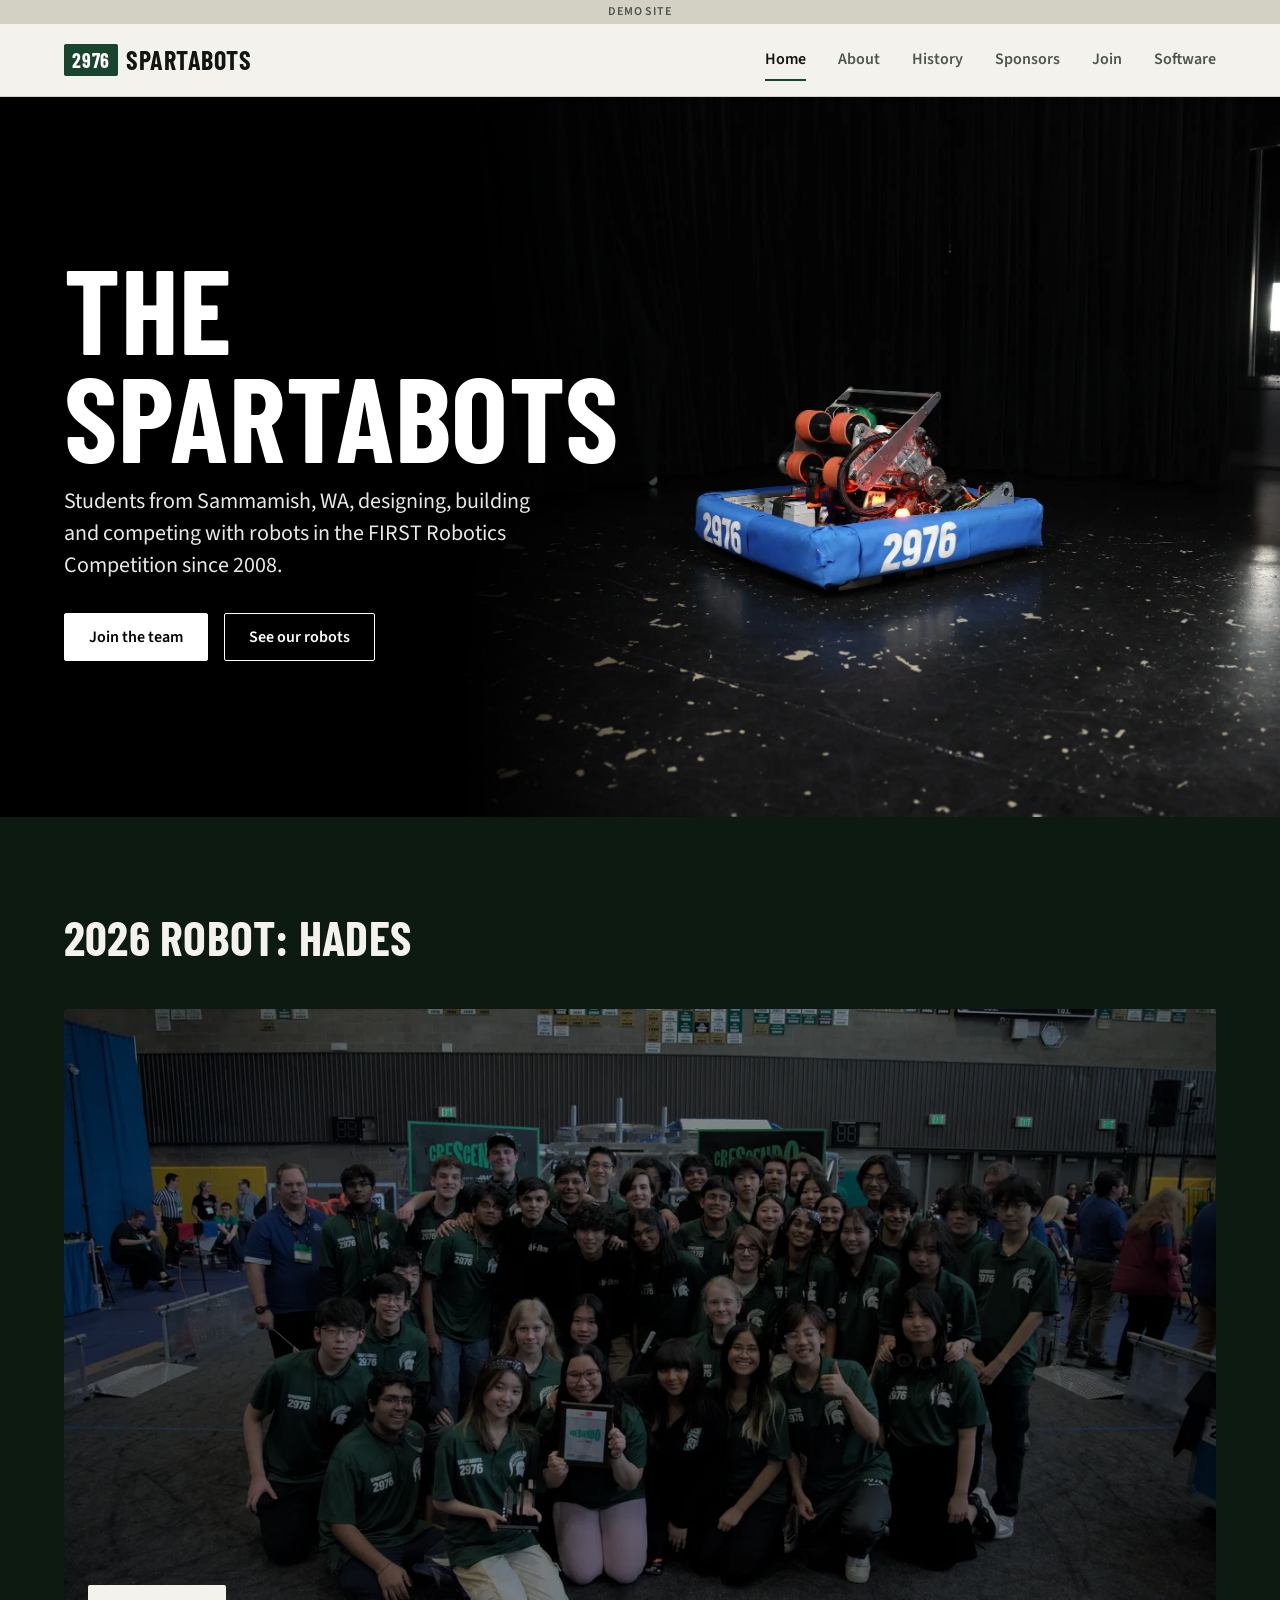
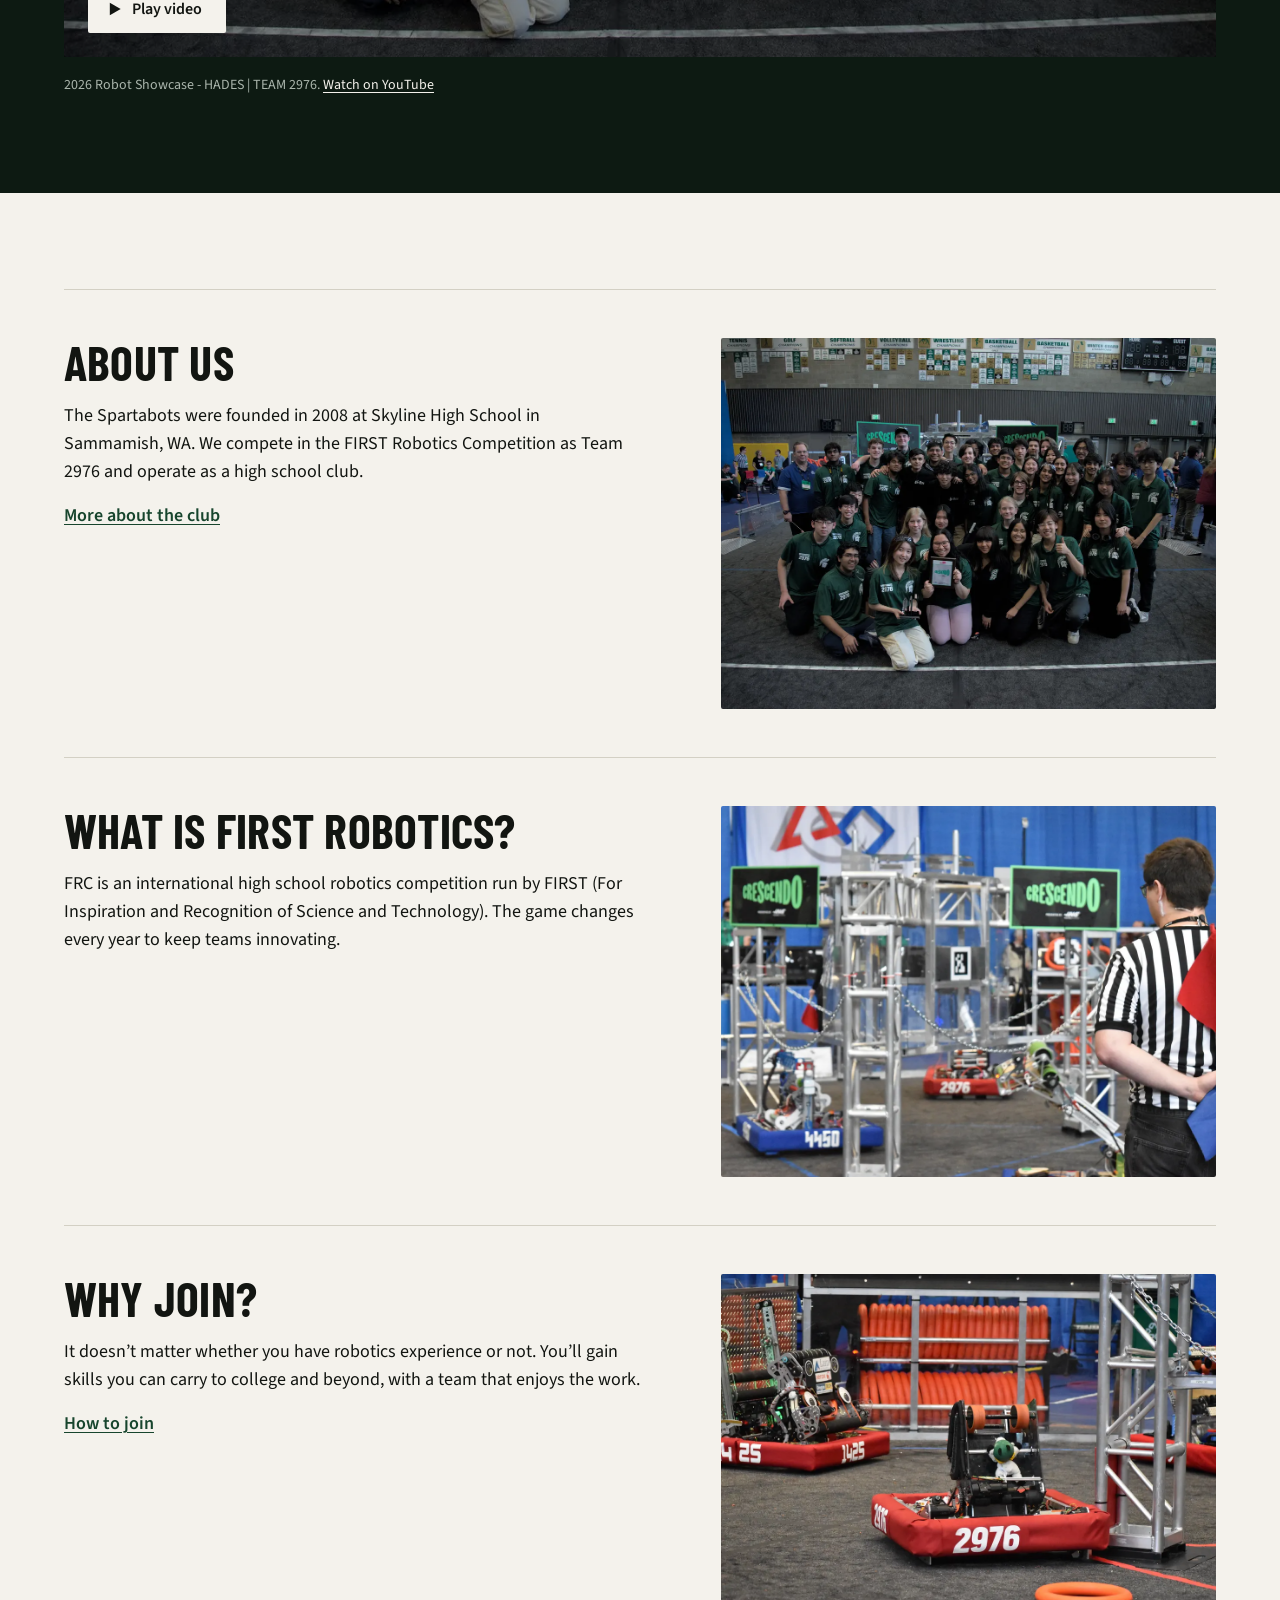
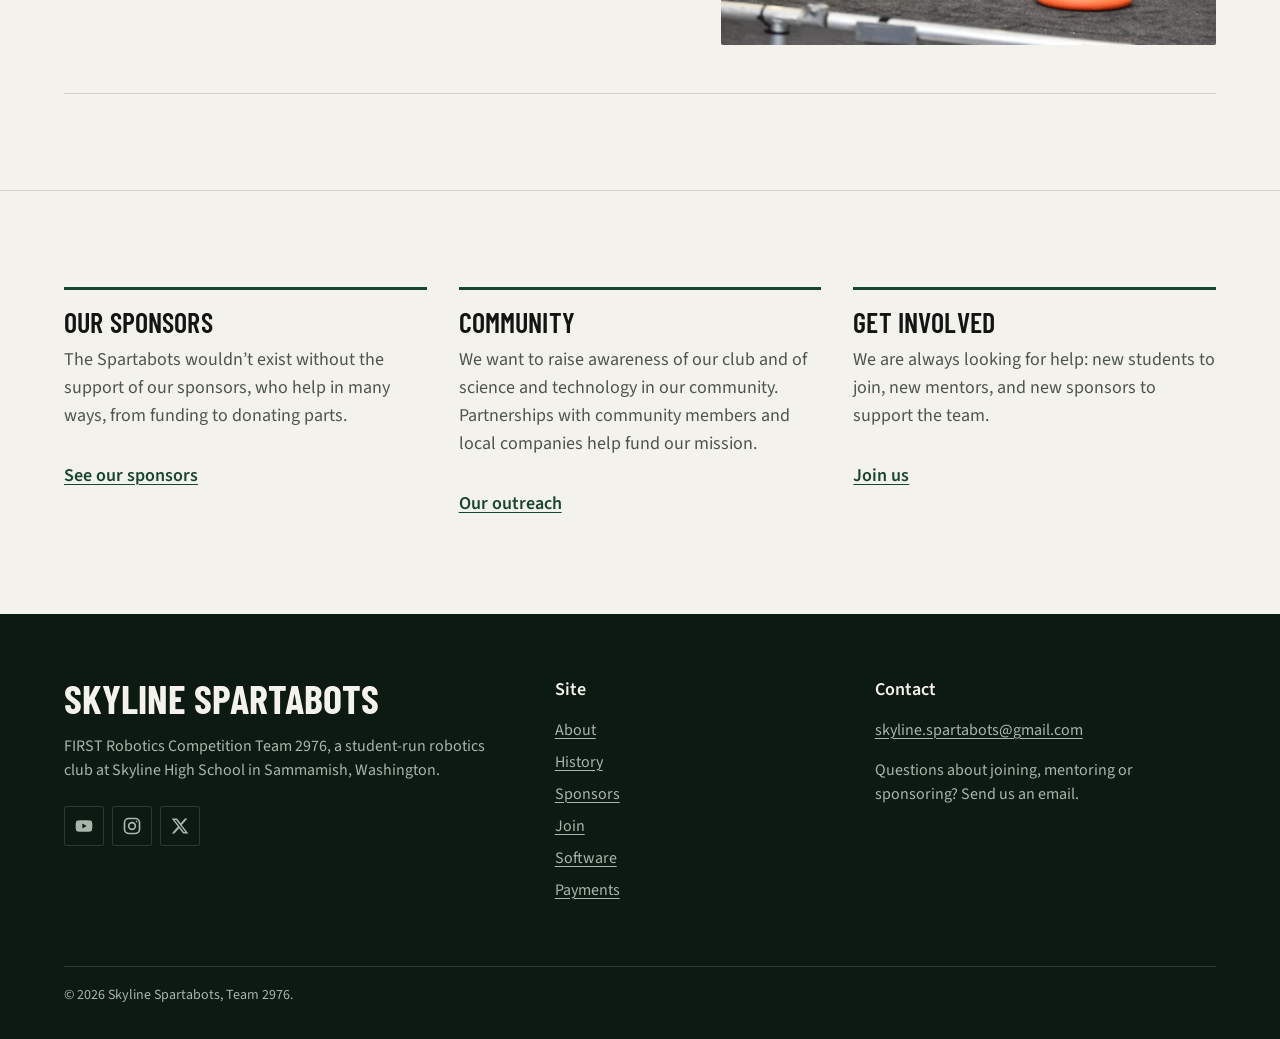
<file: index.html>
<!DOCTYPE html>
<html lang="en">
<head>
  <meta charset="utf-8">
  <meta name="viewport" content="width=device-width, initial-scale=1">
  <title>The Spartabots | Team 2976</title>
  <meta name="description" content="Team 2976, the Spartabots: a student-run FIRST Robotics Competition club at Skyline High School in Sammamish, WA. 2018 World Champions.">
  <meta name="theme-color" content="#101412">
  <link rel="canonical" href="https://spartabots.org/">
  <link rel="icon" href="/favicon.ico" sizes="48x48">
  <link rel="apple-touch-icon" href="/img/apple-touch-icon.png">
  <link rel="manifest" href="/manifest.json">
  <meta property="og:type" content="website">
  <meta property="og:site_name" content="The Spartabots">
  <meta property="og:title" content="The Spartabots | Team 2976">
  <meta property="og:description" content="Team 2976, the Spartabots: a student-run FIRST Robotics Competition club at Skyline High School in Sammamish, WA. 2018 World Champions.">
  <meta property="og:url" content="https://spartabots.org/">
  <meta property="og:image" content="https://spartabots.org/img/og.jpg">
  <meta name="twitter:card" content="summary_large_image">
  <link rel="preload" href="/fonts/barlow-condensed-700.woff2" as="font" type="font/woff2" crossorigin>
  <link rel="preload" href="/fonts/source-sans-3-400.woff2" as="font" type="font/woff2" crossorigin>
  <link rel="stylesheet" href="/css/site.css">
</head>
<body>
<p class="demo-banner">Demo site</p>
<a class="skip-link" href="#main">Skip to content</a>
<header class="site-header">
  <div class="container">
    <a class="brand" href="/"><span class="brand__mark">2976</span>Spartabots</a>
    <button class="nav-toggle" type="button" aria-expanded="false" aria-controls="site-nav" aria-label="Open menu"><svg viewBox="0 0 24 24" fill="none" stroke="currentColor" stroke-width="2" stroke-linecap="round" aria-hidden="true"><path d="M4 7h16M4 12h16M4 17h16"/></svg></button>
    <nav class="nav" id="site-nav" aria-label="Main"><ul><li><a href="/" aria-current="page">Home</a></li><li><a href="/about/">About</a></li><li><a href="/history/">History</a></li><li><a href="/sponsors/">Sponsors</a></li><li><a href="/join/">Join</a></li><li><a href="/software/">Software</a></li></ul></nav>
  </div>
</header>
<main id="main">
<section class="hero">
  <img class="hero__img" src="/img/hero.webp" alt="Artemis, the Spartabots&rsquo; 2024 robot, on a dark stage" fetchpriority="high">
  <div class="container hero__content">
    <h1>The<br>Spartabots</h1>
    <p class="lead">Students from Sammamish, WA, designing, building and competing with robots in the FIRST Robotics Competition since 2008.</p>
    <div class="btn-row"><a class="btn" href="/join/">Join the team</a><a class="btn btn--light" href="/history/">See our robots</a></div>
  </div>
</section>

<section class="band section">
  <div class="container">
    <div class="section-head"><h2>2026 robot: HADES</h2></div>
    <div class="video" data-video-id="35rB8QUqrbA" data-title="2026 Robot Showcase - HADES | TEAM 2976">
  <button class="video__poster" type="button" aria-label="Play video: 2026 Robot Showcase - HADES | TEAM 2976">
    <img src="/img/team-group.webp" alt="" loading="lazy">
    <span class="video__play"><svg viewBox="0 0 24 24" fill="currentColor" aria-hidden="true"><path d="M7 4.5v15l13-7.5z"/></svg><span>Play video</span></span>
  </button>
</div>
    <p class="small video-caption">2026 Robot Showcase - HADES | TEAM 2976. <a href="https://www.youtube.com/watch?v=35rB8QUqrbA" rel="noopener">Watch on YouTube</a></p>
  </div>
</section>

<section class="section">
  <div class="container">
    <ul class="rows">
<li class="row">
  <div><h2>About us</h2><p>The Spartabots were founded in 2008 at Skyline High School in Sammamish, WA. We compete in the FIRST Robotics Competition as Team 2976 and operate as a high school club.</p><p><a class="link" href="/about/">More about the club</a></p></div>
  <img src="/img/team-group.webp" alt="The Spartabots team posing together at a competition" loading="lazy" width="1280" height="853"></li>
<li class="row">
  <div><h2>What is FIRST Robotics?</h2><p>FRC is an international high school robotics competition run by FIRST (For Inspiration and Recognition of Science and Technology). The game changes every year to keep teams innovating.</p></div>
  <img src="/img/crescendo-game.webp" alt="A robot on the field during a FIRST Robotics Competition match" loading="lazy" width="1280" height="853"></li>
<li class="row">
  <div><h2>Why join?</h2><p>It doesn&rsquo;t matter whether you have robotics experience or not. You&rsquo;ll gain skills you can carry to college and beyond, with a team that enjoys the work.</p><p><a class="link" href="/join/">How to join</a></p></div>
  <img src="/img/artemis-in-game.webp" alt="Our robot Artemis on the field during a match" loading="lazy" width="1280" height="853"></li>
    </ul>
  </div>
</section>

<section class="section section--ruled">
  <div class="container">
    <div class="panels panels--3">
      <article class="panel"><h3>Our sponsors</h3><p>The Spartabots wouldn&rsquo;t exist without the support of our sponsors, who help in many ways, from funding to donating parts.</p><a class="link" href="/sponsors/">See our sponsors</a></article>
      <article class="panel"><h3>Community</h3><p>We want to raise awareness of our club and of science and technology in our community. Partnerships with community members and local companies help fund our mission.</p><a class="link" href="/about/#community">Our outreach</a></article>
      <article class="panel"><h3>Get involved</h3><p>We are always looking for help: new students to join, new mentors, and new sponsors to support the team.</p><a class="link" href="/join/">Join us</a></article>
    </div>
  </div>
</section>
</main>
<footer class="site-footer">
  <div class="container">
    <div class="footer-grid">
      <div>
        <p class="footer-name">Skyline Spartabots</p>
        <p>FIRST Robotics Competition Team 2976, a student-run robotics club at Skyline High School in Sammamish, Washington.</p>
        <div class="social">
          <a href="https://www.youtube.com/spartabots" aria-label="Spartabots on YouTube" rel="noopener"><svg viewBox="0 0 24 24" fill="currentColor" aria-hidden="true"><path d="M21.6 7.2a2.5 2.5 0 0 0-1.8-1.8C18.2 5 12 5 12 5s-6.2 0-7.8.4A2.5 2.5 0 0 0 2.4 7.2C2 8.8 2 12 2 12s0 3.2.4 4.8a2.5 2.5 0 0 0 1.8 1.8C5.8 19 12 19 12 19s6.2 0 7.8-.4a2.5 2.5 0 0 0 1.8-1.8c.4-1.6.4-4.8.4-4.8s0-3.2-.4-4.8zM10 15V9l5.2 3z"/></svg></a>
          <a href="https://www.instagram.com/spartabots2976" aria-label="Spartabots on Instagram" rel="noopener"><svg viewBox="0 0 24 24" fill="none" stroke="currentColor" stroke-width="2" aria-hidden="true"><rect x="3" y="3" width="18" height="18" rx="5"/><circle cx="12" cy="12" r="4"/><circle cx="17.5" cy="6.5" r="1" fill="currentColor" stroke="none"/></svg></a>
          <a href="https://www.twitter.com/spartabots" aria-label="Spartabots on X (Twitter)" rel="noopener"><svg viewBox="0 0 24 24" fill="currentColor" aria-hidden="true"><path d="M17.8 3h3.1l-6.8 7.7L22 21h-6.2l-4.9-6.3L5.3 21H2.2l7.3-8.3L2 3h6.4l4.4 5.8zm-1.1 16.2h1.7L7.4 4.7H5.6z"/></svg></a>
        </div>
      </div>
      <div>
        <h2>Site</h2>
        <ul>
          <li><a href="/about/">About</a></li>
          <li><a href="/history/">History</a></li>
          <li><a href="/sponsors/">Sponsors</a></li>
          <li><a href="/join/">Join</a></li>
          <li><a href="/software/">Software</a></li>
          <li><a href="/purchase/">Payments</a></li>
        </ul>
      </div>
      <div>
        <h2>Contact</h2>
        <p><a href="mailto:skyline.spartabots@gmail.com">skyline.spartabots@gmail.com</a></p>
        <p>Questions about joining, mentoring or sponsoring? Send us an email.</p>
      </div>
    </div>
    <p class="footer-legal">&copy; 2026 Skyline Spartabots, Team 2976.</p>
  </div>
</footer>
<script src="/js/site.js" defer></script>
</body>
</html>
</file>
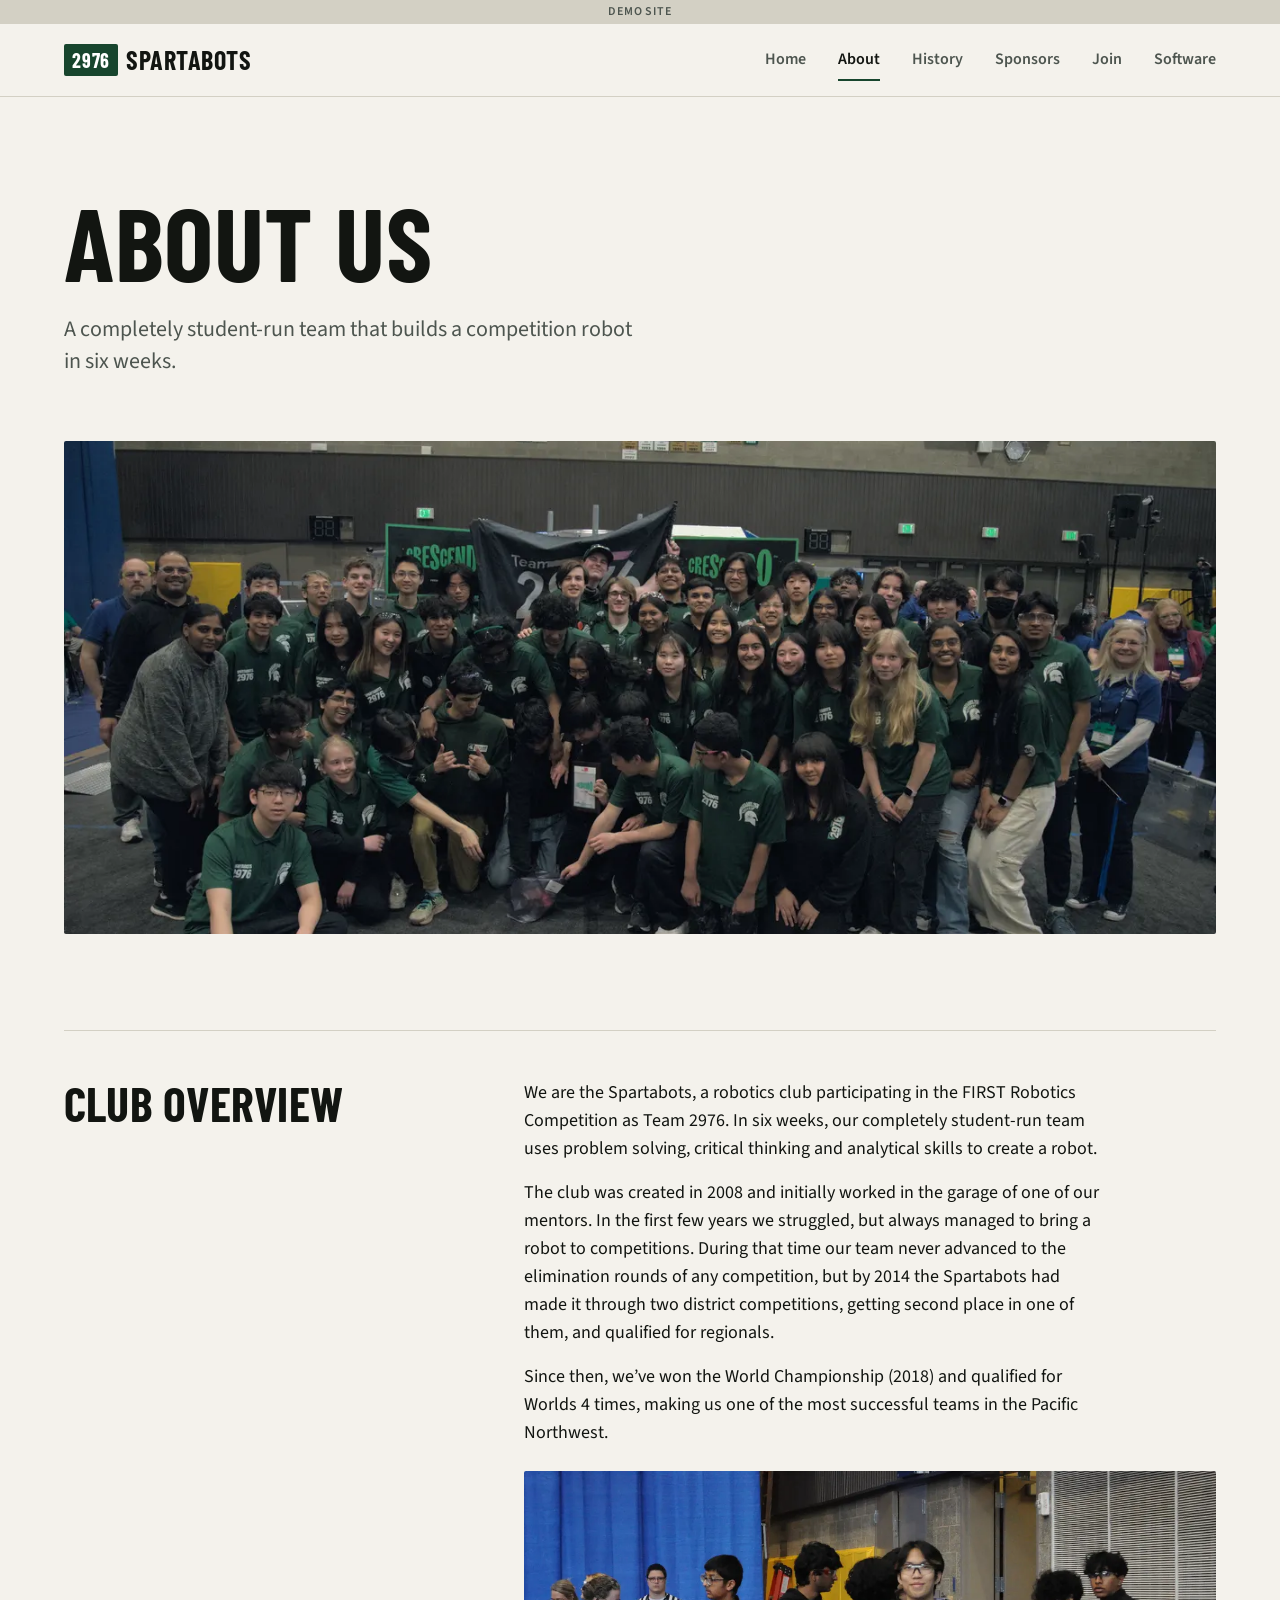
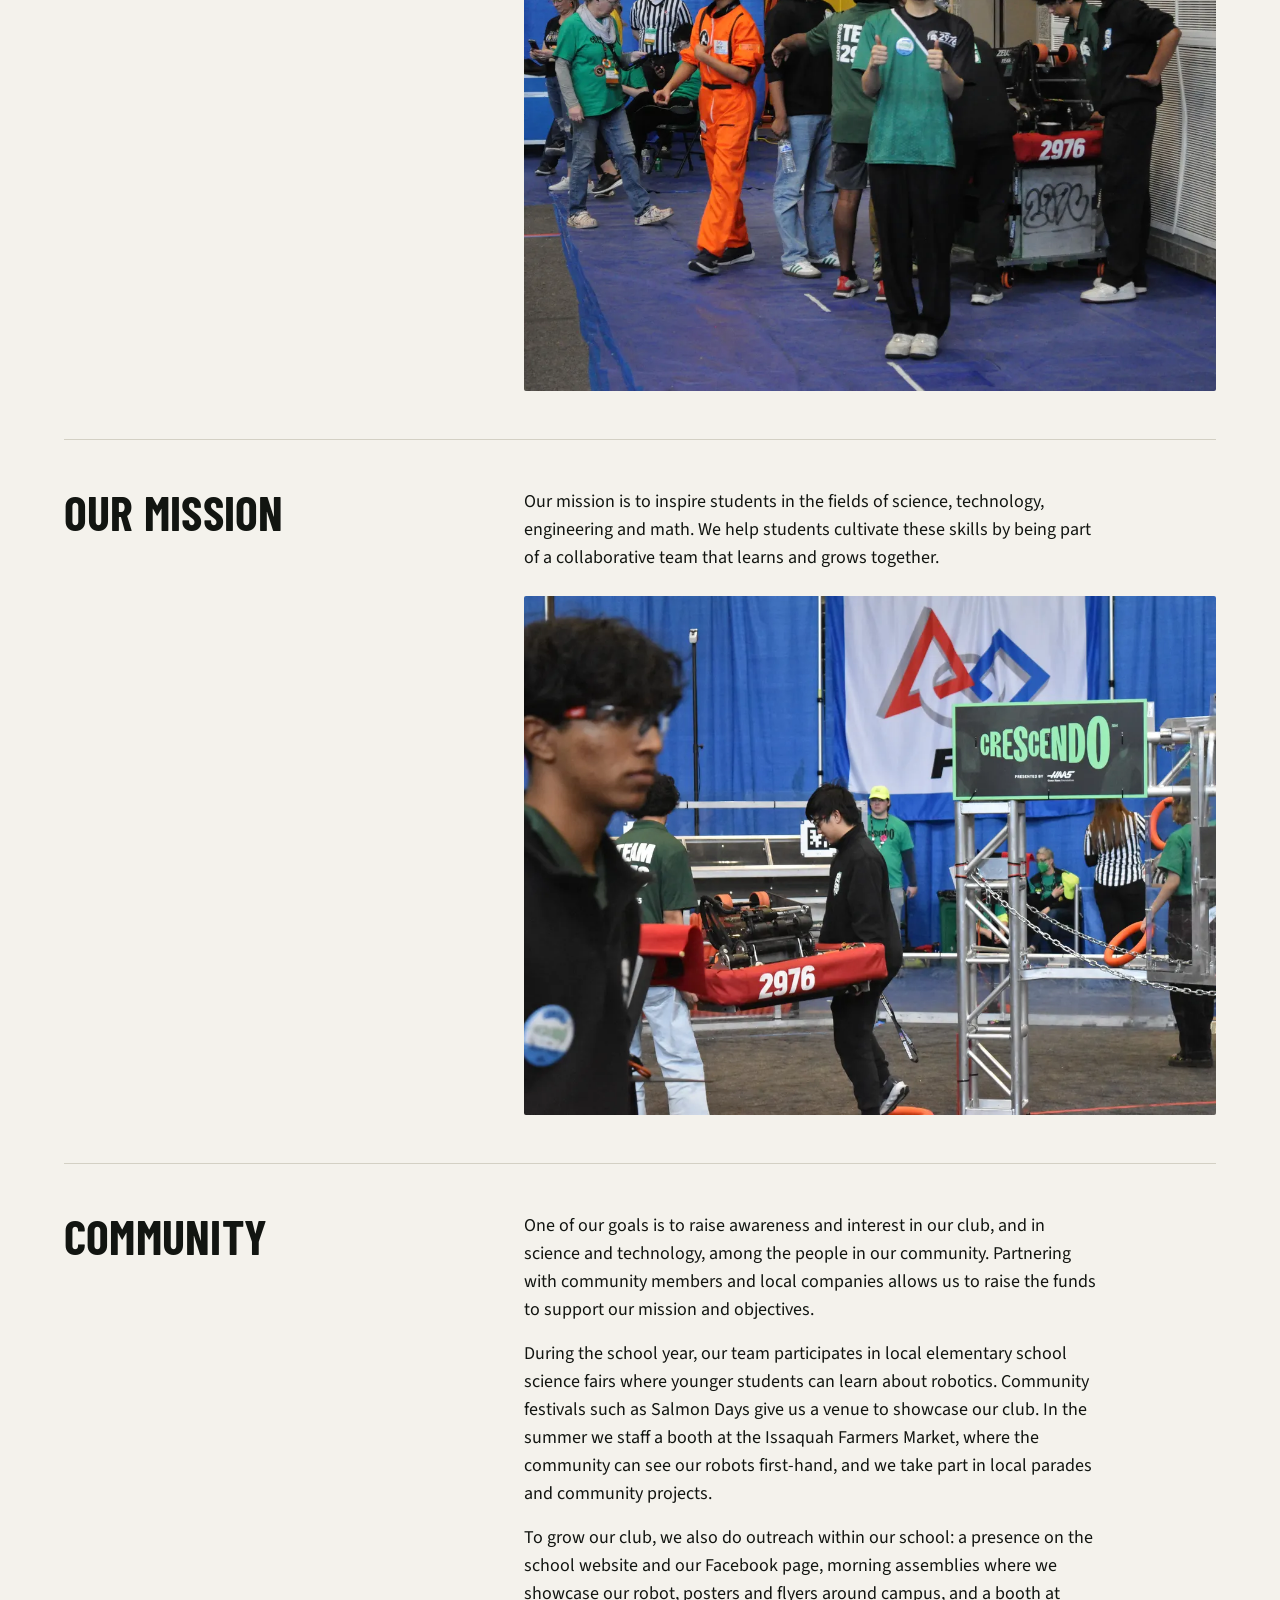
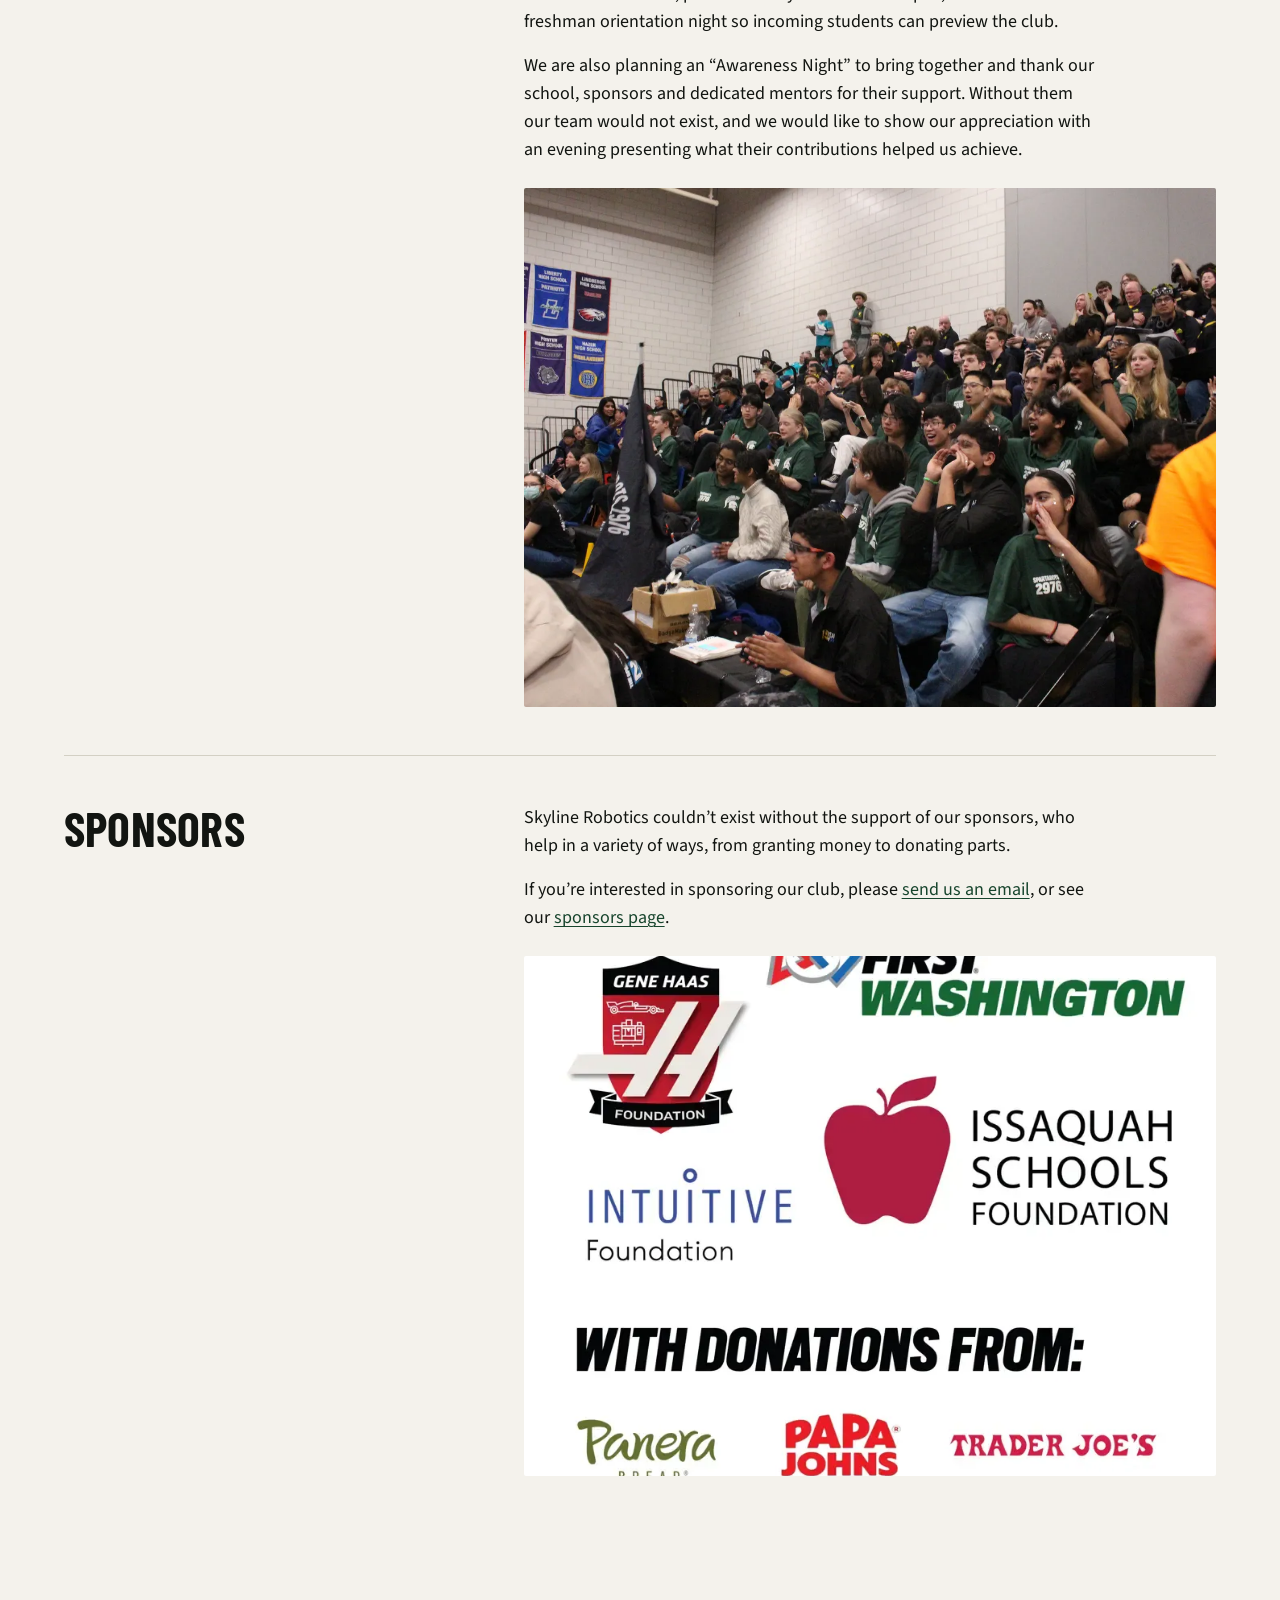
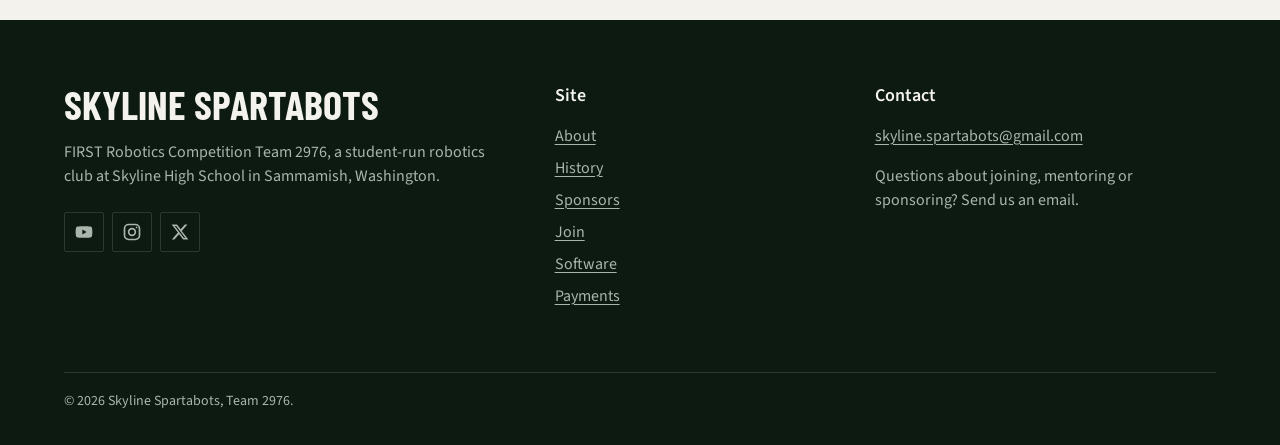
<file: about/index.html>
<!DOCTYPE html>
<html lang="en">
<head>
  <meta charset="utf-8">
  <meta name="viewport" content="width=device-width, initial-scale=1">
  <title>About | The Spartabots</title>
  <meta name="description" content="The Spartabots are a student-run FIRST Robotics Competition team founded in 2008 at Skyline High School. Our mission, history and community work.">
  <meta name="theme-color" content="#101412">
  <link rel="canonical" href="https://spartabots.org/about/">
  <link rel="icon" href="/favicon.ico" sizes="48x48">
  <link rel="apple-touch-icon" href="/img/apple-touch-icon.png">
  <link rel="manifest" href="/manifest.json">
  <meta property="og:type" content="website">
  <meta property="og:site_name" content="The Spartabots">
  <meta property="og:title" content="About | The Spartabots">
  <meta property="og:description" content="The Spartabots are a student-run FIRST Robotics Competition team founded in 2008 at Skyline High School. Our mission, history and community work.">
  <meta property="og:url" content="https://spartabots.org/about/">
  <meta property="og:image" content="https://spartabots.org/img/og.jpg">
  <meta name="twitter:card" content="summary_large_image">
  <link rel="preload" href="/fonts/barlow-condensed-700.woff2" as="font" type="font/woff2" crossorigin>
  <link rel="preload" href="/fonts/source-sans-3-400.woff2" as="font" type="font/woff2" crossorigin>
  <link rel="stylesheet" href="/css/site.css">
</head>
<body>
<p class="demo-banner">Demo site</p>
<a class="skip-link" href="#main">Skip to content</a>
<header class="site-header">
  <div class="container">
    <a class="brand" href="/"><span class="brand__mark">2976</span>Spartabots</a>
    <button class="nav-toggle" type="button" aria-expanded="false" aria-controls="site-nav" aria-label="Open menu"><svg viewBox="0 0 24 24" fill="none" stroke="currentColor" stroke-width="2" stroke-linecap="round" aria-hidden="true"><path d="M4 7h16M4 12h16M4 17h16"/></svg></button>
    <nav class="nav" id="site-nav" aria-label="Main"><ul><li><a href="/">Home</a></li><li><a href="/about/" aria-current="page">About</a></li><li><a href="/history/">History</a></li><li><a href="/sponsors/">Sponsors</a></li><li><a href="/join/">Join</a></li><li><a href="/software/">Software</a></li></ul></nav>
  </div>
</header>
<main id="main">
<div class="container page-head">
  <h1>About us</h1>
  <p class="lead">A completely student-run team that builds a competition robot in six weeks.</p>
</div>
<div class="container"><img class="page-image" src="/img/awards.webp" alt="The Spartabots team gathered at a competition" fetchpriority="high"></div><section class="section"><div class="container"><div class="feature">
  <h2>Club overview</h2>
  <div class="feature__media"><div><p>We are the Spartabots, a robotics club participating in the FIRST Robotics Competition as Team 2976. In six weeks, our completely student-run team uses problem solving, critical thinking and analytical skills to create a robot.</p><p>The club was created in 2008 and initially worked in the garage of one of our mentors. In the first few years we struggled, but always managed to bring a robot to competitions. During that time our team never advanced to the elimination rounds of any competition, but by 2014 the Spartabots had made it through two district competitions, getting second place in one of them, and qualified for regionals.</p><p>Since then, we&rsquo;ve won the World Championship (2018) and qualified for Worlds 4 times, making us one of the most successful teams in the Pacific Northwest.</p></div><img src="/img/pit.webp" alt="Spartabots members in the pit area at a competition" loading="lazy" width="1280" height="853"></div>
</div><div class="feature">
  <h2>Our mission</h2>
  <div class="feature__media"><div><p>Our mission is to inspire students in the fields of science, technology, engineering and math. We help students cultivate these skills by being part of a collaborative team that learns and grows together.</p></div><img src="/img/student-led.webp" alt="Spartabots members working near the competition field" loading="lazy" width="1280" height="853"></div>
</div><div class="feature" id="community">
  <h2>Community</h2>
  <div class="feature__media"><div><p>One of our goals is to raise awareness and interest in our club, and in science and technology, among the people in our community. Partnering with community members and local companies allows us to raise the funds to support our mission and objectives.</p><p>During the school year, our team participates in local elementary school science fairs where younger students can learn about robotics. Community festivals such as Salmon Days give us a venue to showcase our club. In the summer we staff a booth at the Issaquah Farmers Market, where the community can see our robots first-hand, and we take part in local parades and community projects.</p><p>To grow our club, we also do outreach within our school: a presence on the school website and our Facebook page, morning assemblies where we showcase our robot, posters and flyers around campus, and a booth at freshman orientation night so incoming students can preview the club.</p><p>We are also planning an &ldquo;Awareness Night&rdquo; to bring together and thank our school, sponsors and dedicated mentors for their support. Without them our team would not exist, and we would like to show our appreciation with an evening presenting what their contributions helped us achieve.</p></div><img src="/img/crowd.webp" alt="Spartabots members cheering from the stands at a competition" loading="lazy" width="1280" height="853"></div>
</div><div class="feature">
  <h2>Sponsors</h2>
  <div class="feature__media"><div><p>Skyline Robotics couldn&rsquo;t exist without the support of our sponsors, who help in a variety of ways, from granting money to donating parts.</p><p>If you&rsquo;re interested in sponsoring our club, please <a href="mailto:skyline.spartabots@gmail.com">send us an email</a>, or see our <a href="/sponsors/">sponsors page</a>.</p></div><img src="/img/sponsors-2024.webp" alt="Banner listing the Spartabots&rsquo; 2024 sponsors" loading="lazy" width="1280" height="853"></div>
</div></div></section>
</main>
<footer class="site-footer">
  <div class="container">
    <div class="footer-grid">
      <div>
        <p class="footer-name">Skyline Spartabots</p>
        <p>FIRST Robotics Competition Team 2976, a student-run robotics club at Skyline High School in Sammamish, Washington.</p>
        <div class="social">
          <a href="https://www.youtube.com/spartabots" aria-label="Spartabots on YouTube" rel="noopener"><svg viewBox="0 0 24 24" fill="currentColor" aria-hidden="true"><path d="M21.6 7.2a2.5 2.5 0 0 0-1.8-1.8C18.2 5 12 5 12 5s-6.2 0-7.8.4A2.5 2.5 0 0 0 2.4 7.2C2 8.8 2 12 2 12s0 3.2.4 4.8a2.5 2.5 0 0 0 1.8 1.8C5.8 19 12 19 12 19s6.2 0 7.8-.4a2.5 2.5 0 0 0 1.8-1.8c.4-1.6.4-4.8.4-4.8s0-3.2-.4-4.8zM10 15V9l5.2 3z"/></svg></a>
          <a href="https://www.instagram.com/spartabots2976" aria-label="Spartabots on Instagram" rel="noopener"><svg viewBox="0 0 24 24" fill="none" stroke="currentColor" stroke-width="2" aria-hidden="true"><rect x="3" y="3" width="18" height="18" rx="5"/><circle cx="12" cy="12" r="4"/><circle cx="17.5" cy="6.5" r="1" fill="currentColor" stroke="none"/></svg></a>
          <a href="https://www.twitter.com/spartabots" aria-label="Spartabots on X (Twitter)" rel="noopener"><svg viewBox="0 0 24 24" fill="currentColor" aria-hidden="true"><path d="M17.8 3h3.1l-6.8 7.7L22 21h-6.2l-4.9-6.3L5.3 21H2.2l7.3-8.3L2 3h6.4l4.4 5.8zm-1.1 16.2h1.7L7.4 4.7H5.6z"/></svg></a>
        </div>
      </div>
      <div>
        <h2>Site</h2>
        <ul>
          <li><a href="/about/">About</a></li>
          <li><a href="/history/">History</a></li>
          <li><a href="/sponsors/">Sponsors</a></li>
          <li><a href="/join/">Join</a></li>
          <li><a href="/software/">Software</a></li>
          <li><a href="/purchase/">Payments</a></li>
        </ul>
      </div>
      <div>
        <h2>Contact</h2>
        <p><a href="mailto:skyline.spartabots@gmail.com">skyline.spartabots@gmail.com</a></p>
        <p>Questions about joining, mentoring or sponsoring? Send us an email.</p>
      </div>
    </div>
    <p class="footer-legal">&copy; 2026 Skyline Spartabots, Team 2976.</p>
  </div>
</footer>
<script src="/js/site.js" defer></script>
</body>
</html>
</file>
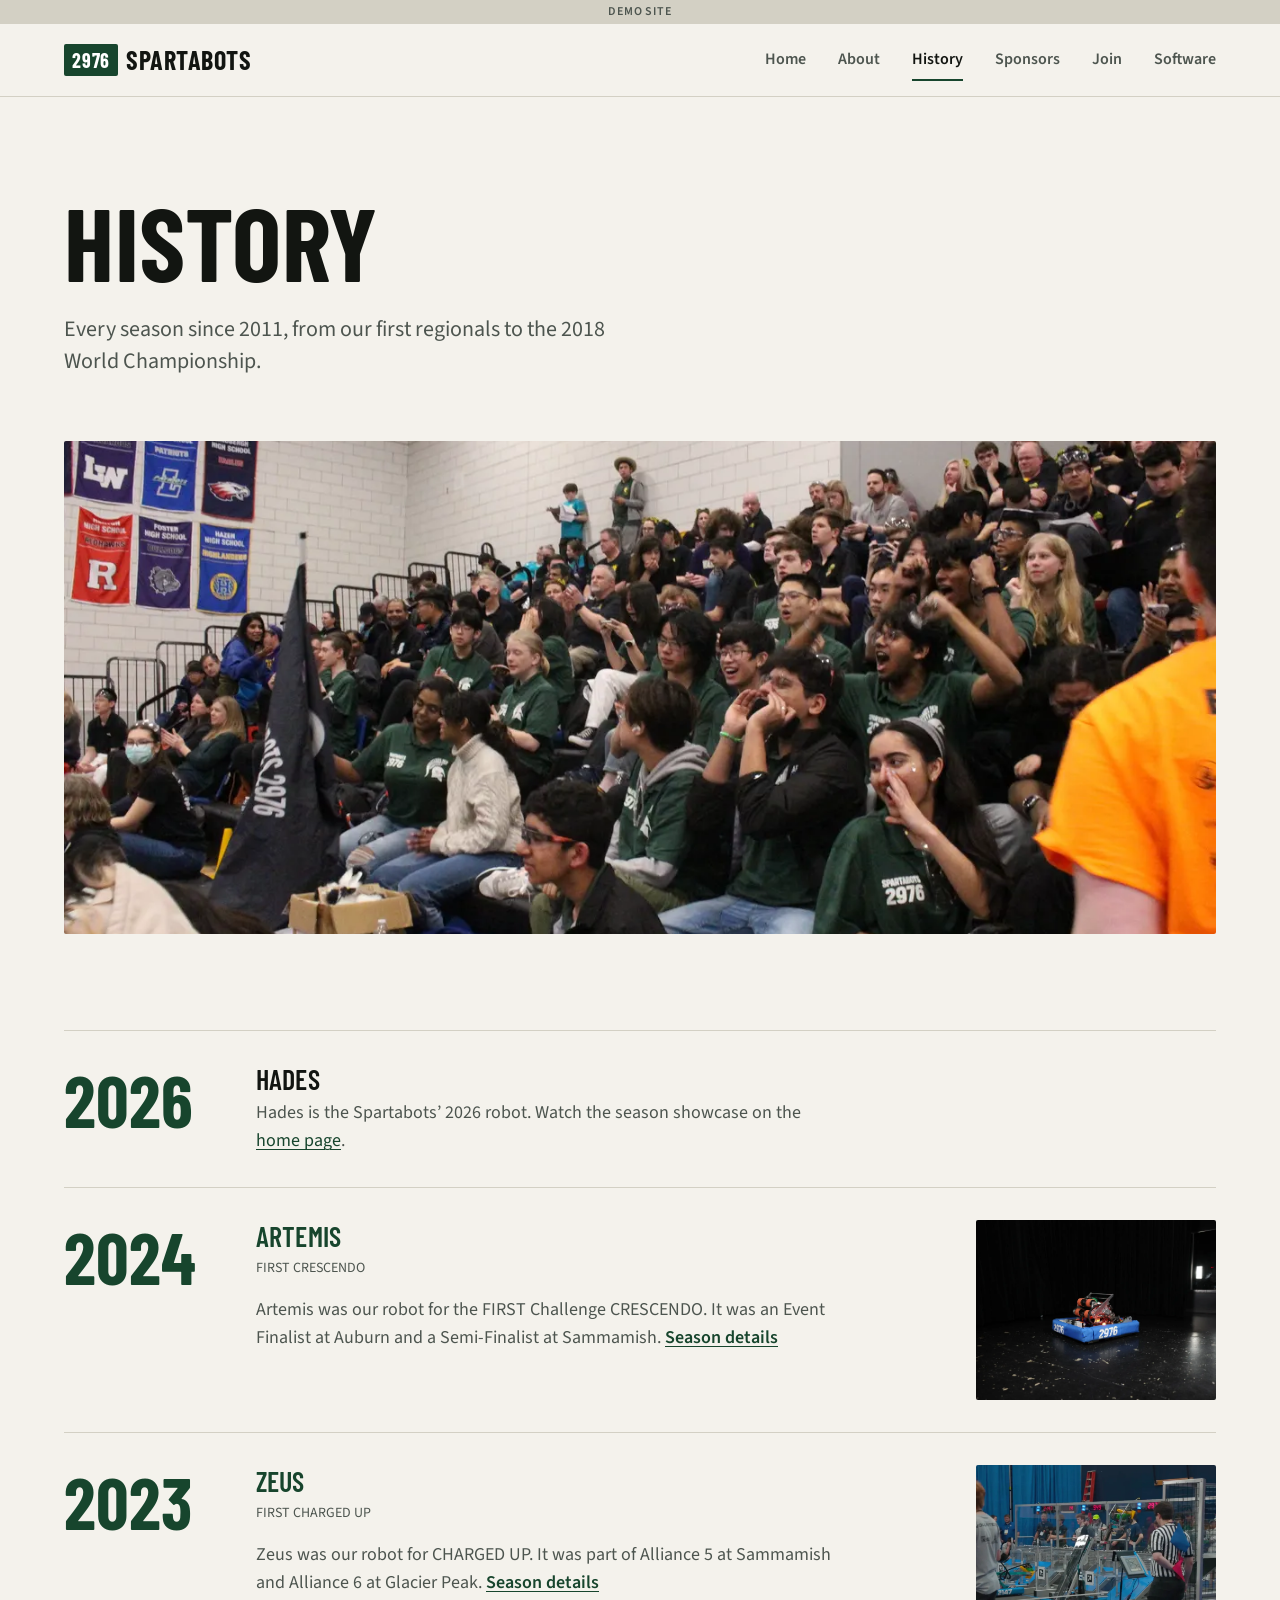
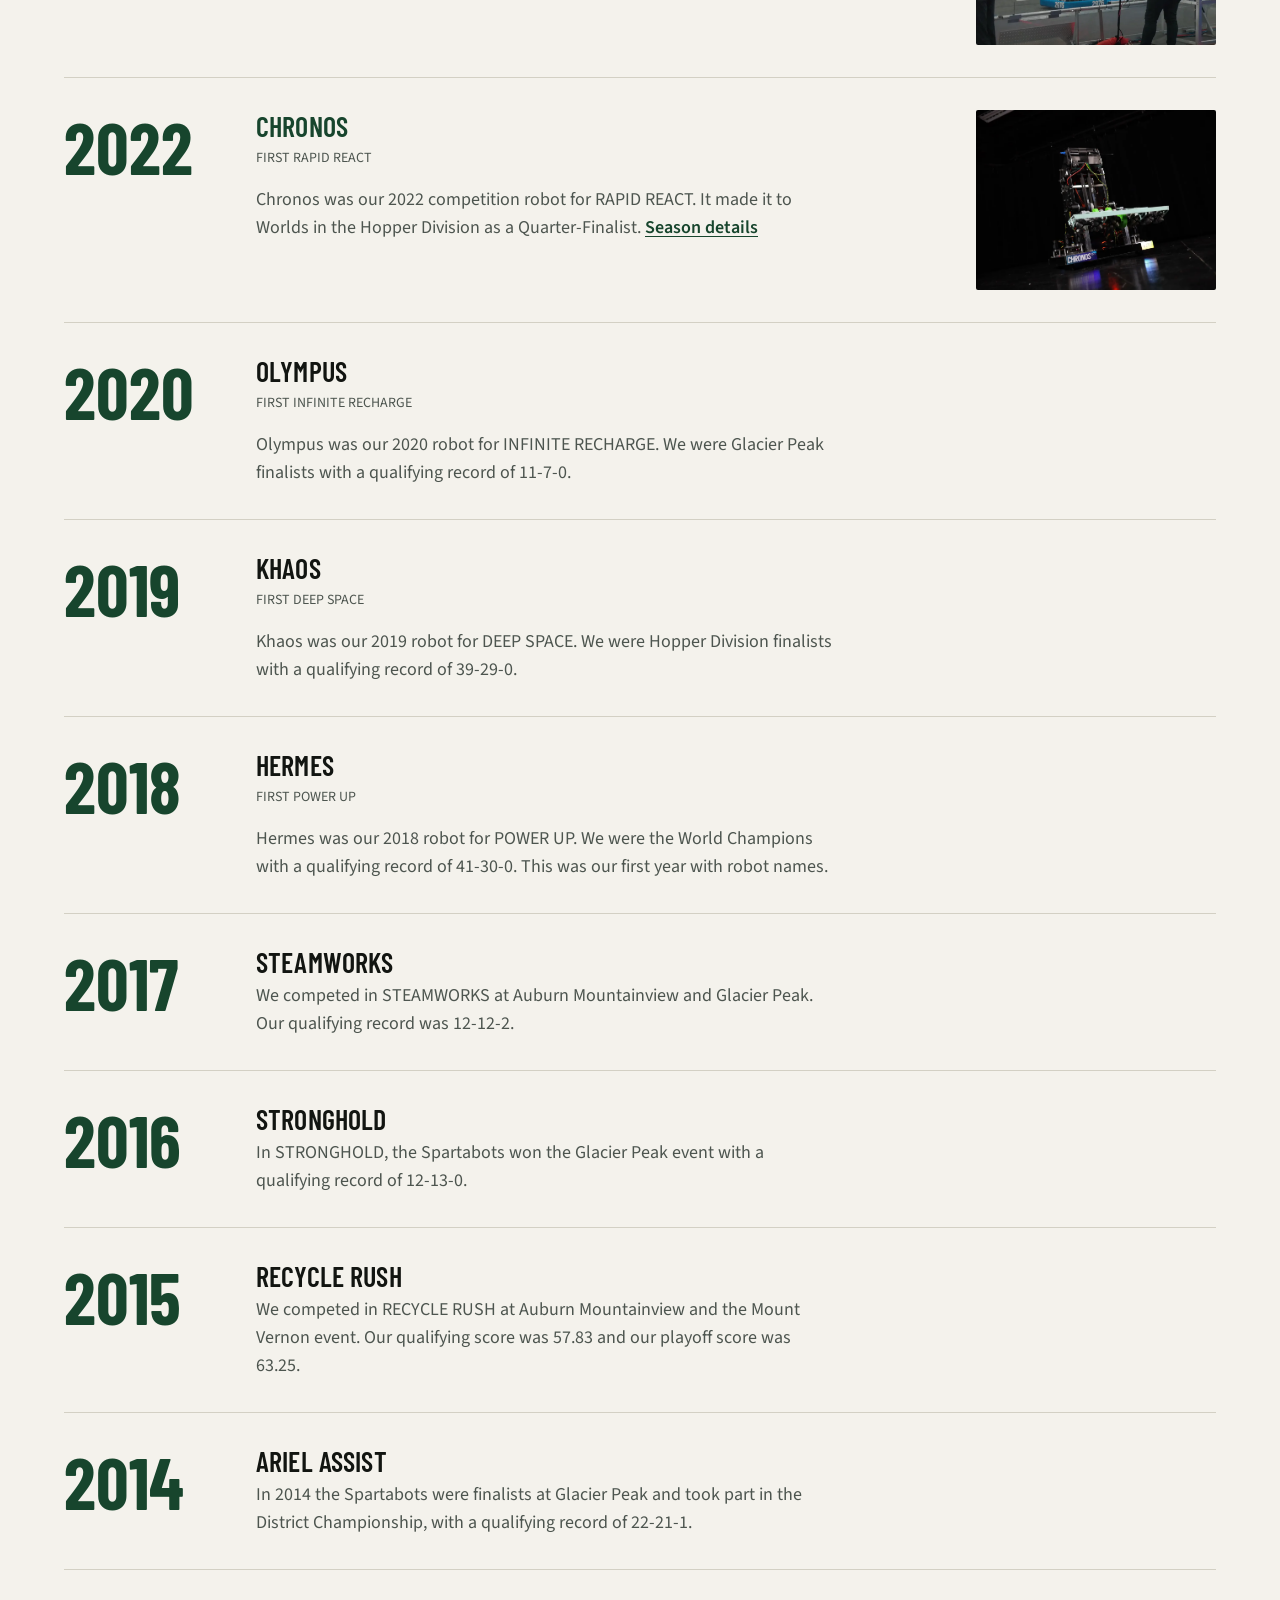
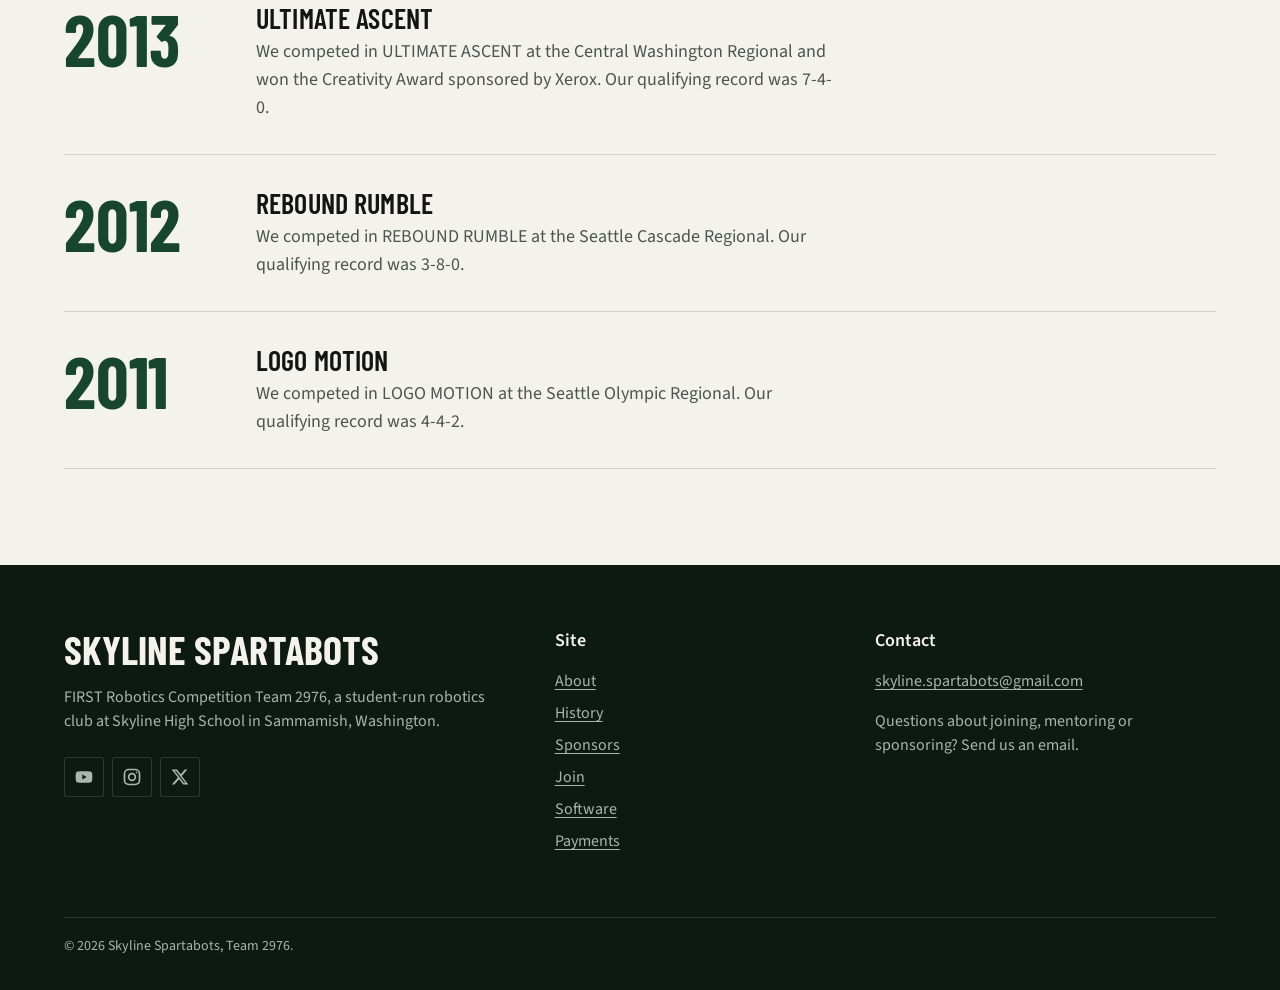
<file: history/index.html>
<!DOCTYPE html>
<html lang="en">
<head>
  <meta charset="utf-8">
  <meta name="viewport" content="width=device-width, initial-scale=1">
  <title>History | The Spartabots</title>
  <meta name="description" content="Spartabots history from 2011 to 2026: robots, games, event results and the 2018 FIRST World Championship.">
  <meta name="theme-color" content="#101412">
  <link rel="canonical" href="https://spartabots.org/history/">
  <link rel="icon" href="/favicon.ico" sizes="48x48">
  <link rel="apple-touch-icon" href="/img/apple-touch-icon.png">
  <link rel="manifest" href="/manifest.json">
  <meta property="og:type" content="website">
  <meta property="og:site_name" content="The Spartabots">
  <meta property="og:title" content="History | The Spartabots">
  <meta property="og:description" content="Spartabots history from 2011 to 2026: robots, games, event results and the 2018 FIRST World Championship.">
  <meta property="og:url" content="https://spartabots.org/history/">
  <meta property="og:image" content="https://spartabots.org/img/og.jpg">
  <meta name="twitter:card" content="summary_large_image">
  <link rel="preload" href="/fonts/barlow-condensed-700.woff2" as="font" type="font/woff2" crossorigin>
  <link rel="preload" href="/fonts/source-sans-3-400.woff2" as="font" type="font/woff2" crossorigin>
  <link rel="stylesheet" href="/css/site.css">
</head>
<body>
<p class="demo-banner">Demo site</p>
<a class="skip-link" href="#main">Skip to content</a>
<header class="site-header">
  <div class="container">
    <a class="brand" href="/"><span class="brand__mark">2976</span>Spartabots</a>
    <button class="nav-toggle" type="button" aria-expanded="false" aria-controls="site-nav" aria-label="Open menu"><svg viewBox="0 0 24 24" fill="none" stroke="currentColor" stroke-width="2" stroke-linecap="round" aria-hidden="true"><path d="M4 7h16M4 12h16M4 17h16"/></svg></button>
    <nav class="nav" id="site-nav" aria-label="Main"><ul><li><a href="/">Home</a></li><li><a href="/about/">About</a></li><li><a href="/history/" aria-current="page">History</a></li><li><a href="/sponsors/">Sponsors</a></li><li><a href="/join/">Join</a></li><li><a href="/software/">Software</a></li></ul></nav>
  </div>
</header>
<main id="main">
<div class="container page-head">
  <h1>History</h1>
  <p class="lead">Every season since 2011, from our first regionals to the 2018 World Championship.</p>
</div>
<div class="container"><img class="page-image" src="/img/crowd.webp" alt="Spartabots members cheering in the stands" fetchpriority="high"></div><section class="section"><div class="container"><div><article class="season"><div class="season__year">2026</div><div><h3>HADES</h3><p>Hades is the Spartabots&rsquo; 2026 robot. Watch the season showcase on the <a href="/">home page</a>.</p></div><span></span></article>
<article class="season"><div class="season__year">2024</div><div><h3><a href="/history/2024/" style="text-decoration:none">ARTEMIS</a></h3><p class="small">FIRST CRESCENDO</p><p>Artemis was our robot for the FIRST Challenge CRESCENDO. It was an Event Finalist at Auburn and a Semi-Finalist at Sammamish. <a class="link" href="/history/2024/">Season details</a></p></div><img src="/img/artemis.webp" alt="Artemis, our 2024 robot" loading="lazy" width="1280" height="853"></article>
<article class="season"><div class="season__year">2023</div><div><h3><a href="/history/2023/" style="text-decoration:none">ZEUS</a></h3><p class="small">FIRST CHARGED UP</p><p>Zeus was our robot for CHARGED UP. It was part of Alliance 5 at Sammamish and Alliance 6 at Glacier Peak. <a class="link" href="/history/2023/">Season details</a></p></div><img src="/img/zeus.webp" alt="Zeus, our 2023 robot" loading="lazy" width="1280" height="853"></article>
<article class="season"><div class="season__year">2022</div><div><h3><a href="/history/2022/" style="text-decoration:none">CHRONOS</a></h3><p class="small">FIRST RAPID REACT</p><p>Chronos was our 2022 competition robot for RAPID REACT. It made it to Worlds in the Hopper Division as a Quarter-Finalist. <a class="link" href="/history/2022/">Season details</a></p></div><img src="/img/chronos.webp" alt="Chronos, our 2022 robot" loading="lazy" width="1280" height="853"></article>
<article class="season"><div class="season__year">2020</div><div><h3>OLYMPUS</h3><p class="small">FIRST INFINITE RECHARGE</p><p>Olympus was our 2020 robot for INFINITE RECHARGE. We were Glacier Peak finalists with a qualifying record of 11-7-0.</p></div><span></span></article>
<article class="season"><div class="season__year">2019</div><div><h3>KHAOS</h3><p class="small">FIRST DEEP SPACE</p><p>Khaos was our 2019 robot for DEEP SPACE. We were Hopper Division finalists with a qualifying record of 39-29-0.</p></div><span></span></article>
<article class="season season--major"><div class="season__year">2018</div><div><h3>HERMES</h3><p class="small">FIRST POWER UP</p><p>Hermes was our 2018 robot for POWER UP. We were the World Champions with a qualifying record of 41-30-0. This was our first year with robot names.</p></div><span></span></article>
<article class="season"><div class="season__year">2017</div><div><h3>STEAMWORKS</h3><p>We competed in STEAMWORKS at Auburn Mountainview and Glacier Peak. Our qualifying record was 12-12-2.</p></div><span></span></article>
<article class="season"><div class="season__year">2016</div><div><h3>STRONGHOLD</h3><p>In STRONGHOLD, the Spartabots won the Glacier Peak event with a qualifying record of 12-13-0.</p></div><span></span></article>
<article class="season"><div class="season__year">2015</div><div><h3>RECYCLE RUSH</h3><p>We competed in RECYCLE RUSH at Auburn Mountainview and the Mount Vernon event. Our qualifying score was 57.83 and our playoff score was 63.25.</p></div><span></span></article>
<article class="season"><div class="season__year">2014</div><div><h3>ARIEL ASSIST</h3><p>In 2014 the Spartabots were finalists at Glacier Peak and took part in the District Championship, with a qualifying record of 22-21-1.</p></div><span></span></article>
<article class="season"><div class="season__year">2013</div><div><h3>ULTIMATE ASCENT</h3><p>We competed in ULTIMATE ASCENT at the Central Washington Regional and won the Creativity Award sponsored by Xerox. Our qualifying record was 7-4-0.</p></div><span></span></article>
<article class="season"><div class="season__year">2012</div><div><h3>REBOUND RUMBLE</h3><p>We competed in REBOUND RUMBLE at the Seattle Cascade Regional. Our qualifying record was 3-8-0.</p></div><span></span></article>
<article class="season"><div class="season__year">2011</div><div><h3>LOGO MOTION</h3><p>We competed in LOGO MOTION at the Seattle Olympic Regional. Our qualifying record was 4-4-2.</p></div><span></span></article>
</div></div></section>
</main>
<footer class="site-footer">
  <div class="container">
    <div class="footer-grid">
      <div>
        <p class="footer-name">Skyline Spartabots</p>
        <p>FIRST Robotics Competition Team 2976, a student-run robotics club at Skyline High School in Sammamish, Washington.</p>
        <div class="social">
          <a href="https://www.youtube.com/spartabots" aria-label="Spartabots on YouTube" rel="noopener"><svg viewBox="0 0 24 24" fill="currentColor" aria-hidden="true"><path d="M21.6 7.2a2.5 2.5 0 0 0-1.8-1.8C18.2 5 12 5 12 5s-6.2 0-7.8.4A2.5 2.5 0 0 0 2.4 7.2C2 8.8 2 12 2 12s0 3.2.4 4.8a2.5 2.5 0 0 0 1.8 1.8C5.8 19 12 19 12 19s6.2 0 7.8-.4a2.5 2.5 0 0 0 1.8-1.8c.4-1.6.4-4.8.4-4.8s0-3.2-.4-4.8zM10 15V9l5.2 3z"/></svg></a>
          <a href="https://www.instagram.com/spartabots2976" aria-label="Spartabots on Instagram" rel="noopener"><svg viewBox="0 0 24 24" fill="none" stroke="currentColor" stroke-width="2" aria-hidden="true"><rect x="3" y="3" width="18" height="18" rx="5"/><circle cx="12" cy="12" r="4"/><circle cx="17.5" cy="6.5" r="1" fill="currentColor" stroke="none"/></svg></a>
          <a href="https://www.twitter.com/spartabots" aria-label="Spartabots on X (Twitter)" rel="noopener"><svg viewBox="0 0 24 24" fill="currentColor" aria-hidden="true"><path d="M17.8 3h3.1l-6.8 7.7L22 21h-6.2l-4.9-6.3L5.3 21H2.2l7.3-8.3L2 3h6.4l4.4 5.8zm-1.1 16.2h1.7L7.4 4.7H5.6z"/></svg></a>
        </div>
      </div>
      <div>
        <h2>Site</h2>
        <ul>
          <li><a href="/about/">About</a></li>
          <li><a href="/history/">History</a></li>
          <li><a href="/sponsors/">Sponsors</a></li>
          <li><a href="/join/">Join</a></li>
          <li><a href="/software/">Software</a></li>
          <li><a href="/purchase/">Payments</a></li>
        </ul>
      </div>
      <div>
        <h2>Contact</h2>
        <p><a href="mailto:skyline.spartabots@gmail.com">skyline.spartabots@gmail.com</a></p>
        <p>Questions about joining, mentoring or sponsoring? Send us an email.</p>
      </div>
    </div>
    <p class="footer-legal">&copy; 2026 Skyline Spartabots, Team 2976.</p>
  </div>
</footer>
<script src="/js/site.js" defer></script>
</body>
</html>
</file>
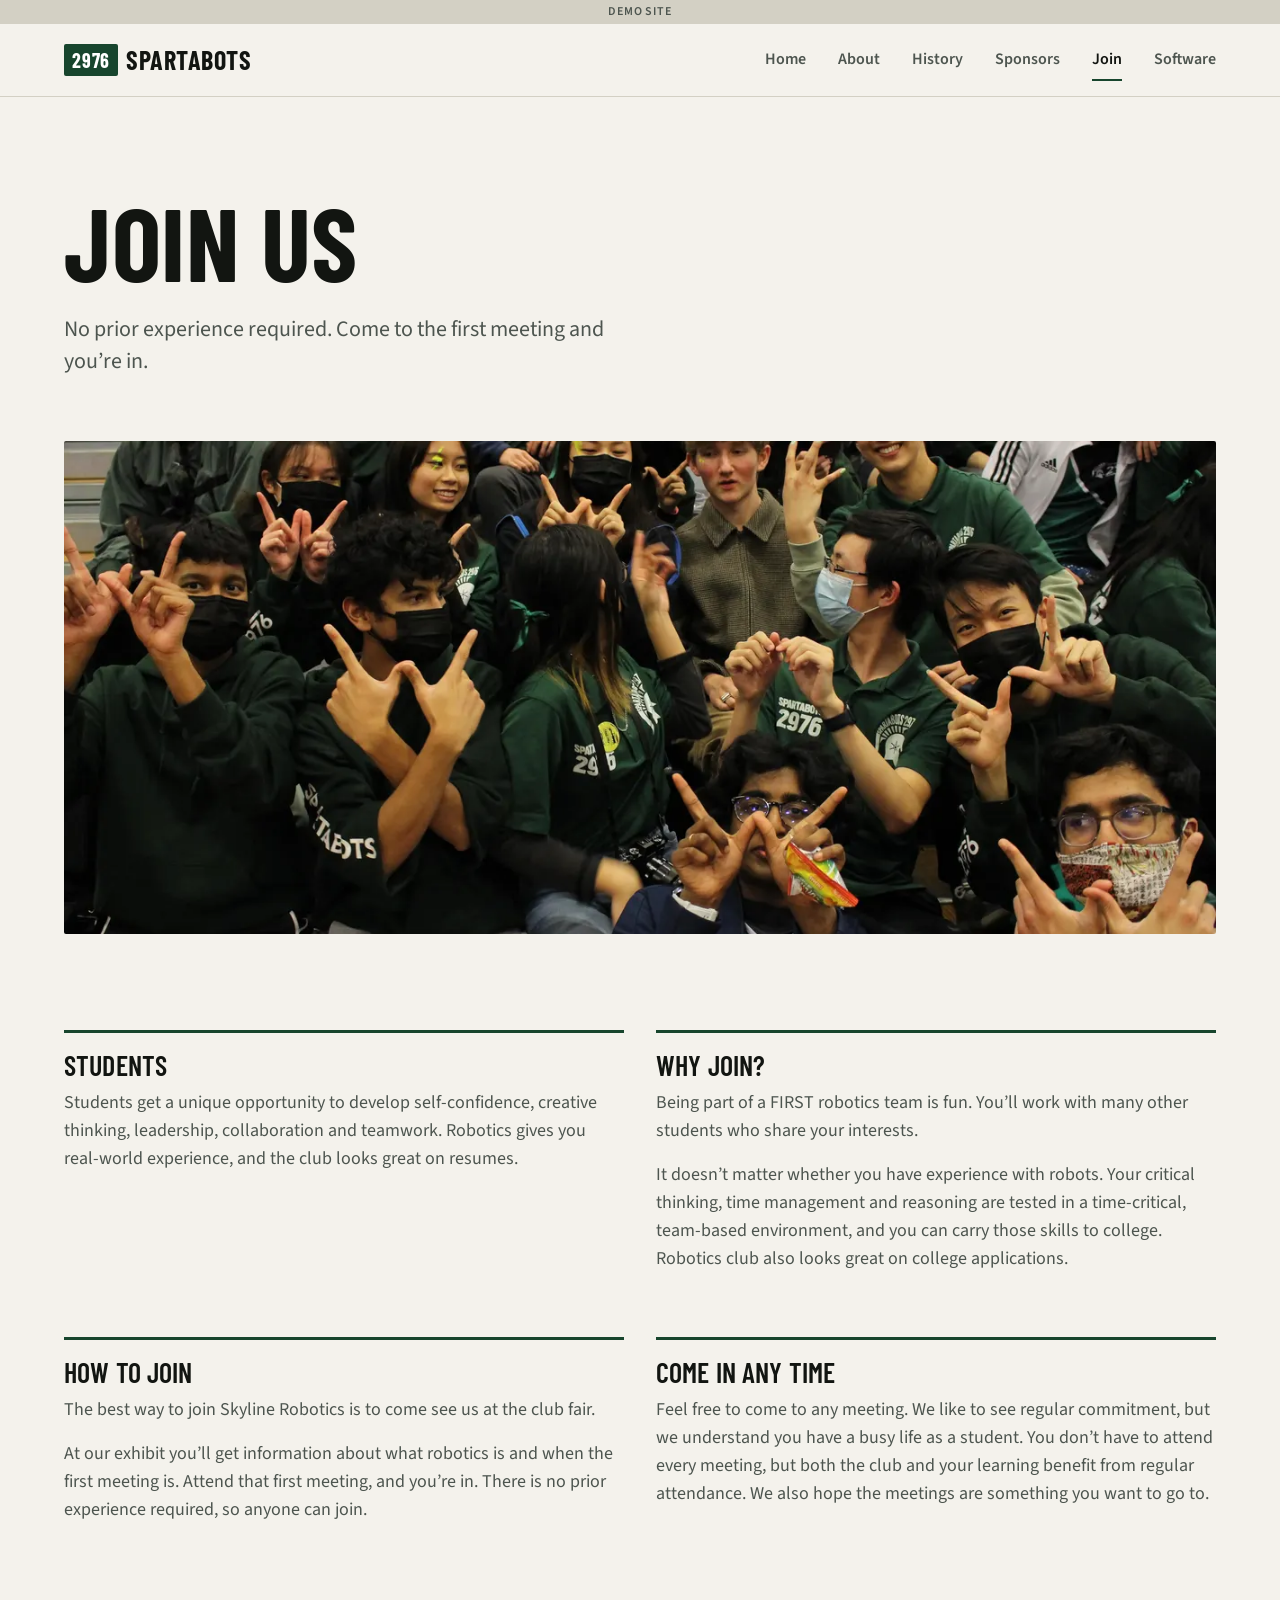
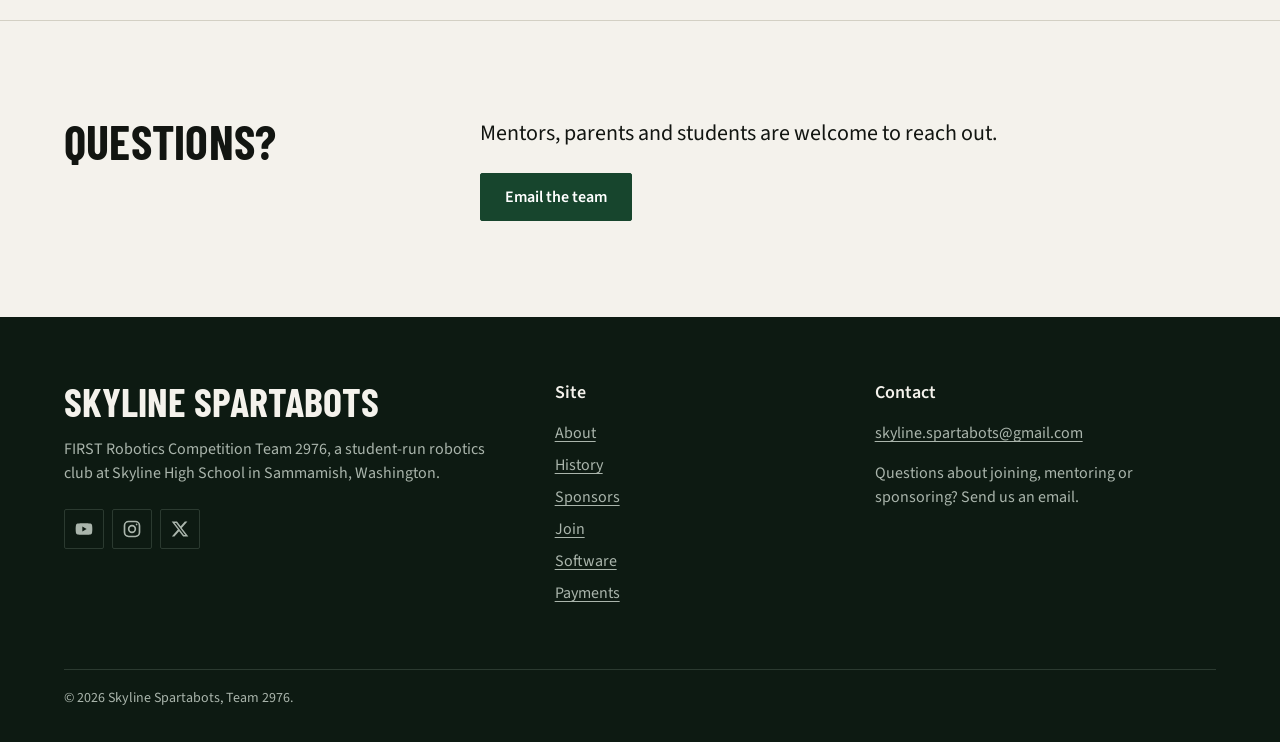
<file: join/index.html>
<!DOCTYPE html>
<html lang="en">
<head>
  <meta charset="utf-8">
  <meta name="viewport" content="width=device-width, initial-scale=1">
  <title>Join | The Spartabots</title>
  <meta name="description" content="Join Team 2976, the Spartabots. No robotics experience required: come to the club fair or to any meeting at Skyline High School.">
  <meta name="theme-color" content="#101412">
  <link rel="canonical" href="https://spartabots.org/join/">
  <link rel="icon" href="/favicon.ico" sizes="48x48">
  <link rel="apple-touch-icon" href="/img/apple-touch-icon.png">
  <link rel="manifest" href="/manifest.json">
  <meta property="og:type" content="website">
  <meta property="og:site_name" content="The Spartabots">
  <meta property="og:title" content="Join | The Spartabots">
  <meta property="og:description" content="Join Team 2976, the Spartabots. No robotics experience required: come to the club fair or to any meeting at Skyline High School.">
  <meta property="og:url" content="https://spartabots.org/join/">
  <meta property="og:image" content="https://spartabots.org/img/og.jpg">
  <meta name="twitter:card" content="summary_large_image">
  <link rel="preload" href="/fonts/barlow-condensed-700.woff2" as="font" type="font/woff2" crossorigin>
  <link rel="preload" href="/fonts/source-sans-3-400.woff2" as="font" type="font/woff2" crossorigin>
  <link rel="stylesheet" href="/css/site.css">
</head>
<body>
<p class="demo-banner">Demo site</p>
<a class="skip-link" href="#main">Skip to content</a>
<header class="site-header">
  <div class="container">
    <a class="brand" href="/"><span class="brand__mark">2976</span>Spartabots</a>
    <button class="nav-toggle" type="button" aria-expanded="false" aria-controls="site-nav" aria-label="Open menu"><svg viewBox="0 0 24 24" fill="none" stroke="currentColor" stroke-width="2" stroke-linecap="round" aria-hidden="true"><path d="M4 7h16M4 12h16M4 17h16"/></svg></button>
    <nav class="nav" id="site-nav" aria-label="Main"><ul><li><a href="/">Home</a></li><li><a href="/about/">About</a></li><li><a href="/history/">History</a></li><li><a href="/sponsors/">Sponsors</a></li><li><a href="/join/" aria-current="page">Join</a></li><li><a href="/software/">Software</a></li></ul></nav>
  </div>
</header>
<main id="main">
<div class="container page-head">
  <h1>Join us</h1>
  <p class="lead">No prior experience required. Come to the first meeting and you&rsquo;re in.</p>
</div>
<div class="container"><img class="page-image" src="/img/group-photo.webp" alt="A large group of Spartabots members posing together" fetchpriority="high"></div><section class="section"><div class="container">
  <div class="panels panels--2" style="row-gap:var(--s-7)">
    <article class="panel"><h3>Students</h3><p>Students get a unique opportunity to develop self-confidence, creative thinking, leadership, collaboration and teamwork. Robotics gives you real-world experience, and the club looks great on resumes.</p></article>
    <article class="panel"><h3>Why join?</h3><p>Being part of a FIRST robotics team is fun. You&rsquo;ll work with many other students who share your interests.</p><p>It doesn&rsquo;t matter whether you have experience with robots. Your critical thinking, time management and reasoning are tested in a time-critical, team-based environment, and you can carry those skills to college. Robotics club also looks great on college applications.</p></article>
    <article class="panel"><h3>How to join</h3><p>The best way to join Skyline Robotics is to come see us at the club fair.</p><p>At our exhibit you&rsquo;ll get information about what robotics is and when the first meeting is. Attend that first meeting, and you&rsquo;re in. There is no prior experience required, so anyone can join.</p></article>
    <article class="panel"><h3>Come in any time</h3><p>Feel free to come to any meeting. We like to see regular commitment, but we understand you have a busy life as a student. You don&rsquo;t have to attend every meeting, but both the club and your learning benefit from regular attendance. We also hope the meetings are something you want to go to.</p></article>
  </div>
</div></section>
<section class="section section--ruled"><div class="container"><div class="split">
  <h2>Questions?</h2>
  <div><p class="lead" style="color:var(--text)">Mentors, parents and students are welcome to reach out.</p><div class="btn-row" style="margin-top:var(--s-4)"><a class="btn" href="mailto:skyline.spartabots@gmail.com">Email the team</a></div></div>
</div></div></section>
</main>
<footer class="site-footer">
  <div class="container">
    <div class="footer-grid">
      <div>
        <p class="footer-name">Skyline Spartabots</p>
        <p>FIRST Robotics Competition Team 2976, a student-run robotics club at Skyline High School in Sammamish, Washington.</p>
        <div class="social">
          <a href="https://www.youtube.com/spartabots" aria-label="Spartabots on YouTube" rel="noopener"><svg viewBox="0 0 24 24" fill="currentColor" aria-hidden="true"><path d="M21.6 7.2a2.5 2.5 0 0 0-1.8-1.8C18.2 5 12 5 12 5s-6.2 0-7.8.4A2.5 2.5 0 0 0 2.4 7.2C2 8.8 2 12 2 12s0 3.2.4 4.8a2.5 2.5 0 0 0 1.8 1.8C5.8 19 12 19 12 19s6.2 0 7.8-.4a2.5 2.5 0 0 0 1.8-1.8c.4-1.6.4-4.8.4-4.8s0-3.2-.4-4.8zM10 15V9l5.2 3z"/></svg></a>
          <a href="https://www.instagram.com/spartabots2976" aria-label="Spartabots on Instagram" rel="noopener"><svg viewBox="0 0 24 24" fill="none" stroke="currentColor" stroke-width="2" aria-hidden="true"><rect x="3" y="3" width="18" height="18" rx="5"/><circle cx="12" cy="12" r="4"/><circle cx="17.5" cy="6.5" r="1" fill="currentColor" stroke="none"/></svg></a>
          <a href="https://www.twitter.com/spartabots" aria-label="Spartabots on X (Twitter)" rel="noopener"><svg viewBox="0 0 24 24" fill="currentColor" aria-hidden="true"><path d="M17.8 3h3.1l-6.8 7.7L22 21h-6.2l-4.9-6.3L5.3 21H2.2l7.3-8.3L2 3h6.4l4.4 5.8zm-1.1 16.2h1.7L7.4 4.7H5.6z"/></svg></a>
        </div>
      </div>
      <div>
        <h2>Site</h2>
        <ul>
          <li><a href="/about/">About</a></li>
          <li><a href="/history/">History</a></li>
          <li><a href="/sponsors/">Sponsors</a></li>
          <li><a href="/join/">Join</a></li>
          <li><a href="/software/">Software</a></li>
          <li><a href="/purchase/">Payments</a></li>
        </ul>
      </div>
      <div>
        <h2>Contact</h2>
        <p><a href="mailto:skyline.spartabots@gmail.com">skyline.spartabots@gmail.com</a></p>
        <p>Questions about joining, mentoring or sponsoring? Send us an email.</p>
      </div>
    </div>
    <p class="footer-legal">&copy; 2026 Skyline Spartabots, Team 2976.</p>
  </div>
</footer>
<script src="/js/site.js" defer></script>
</body>
</html>
</file>
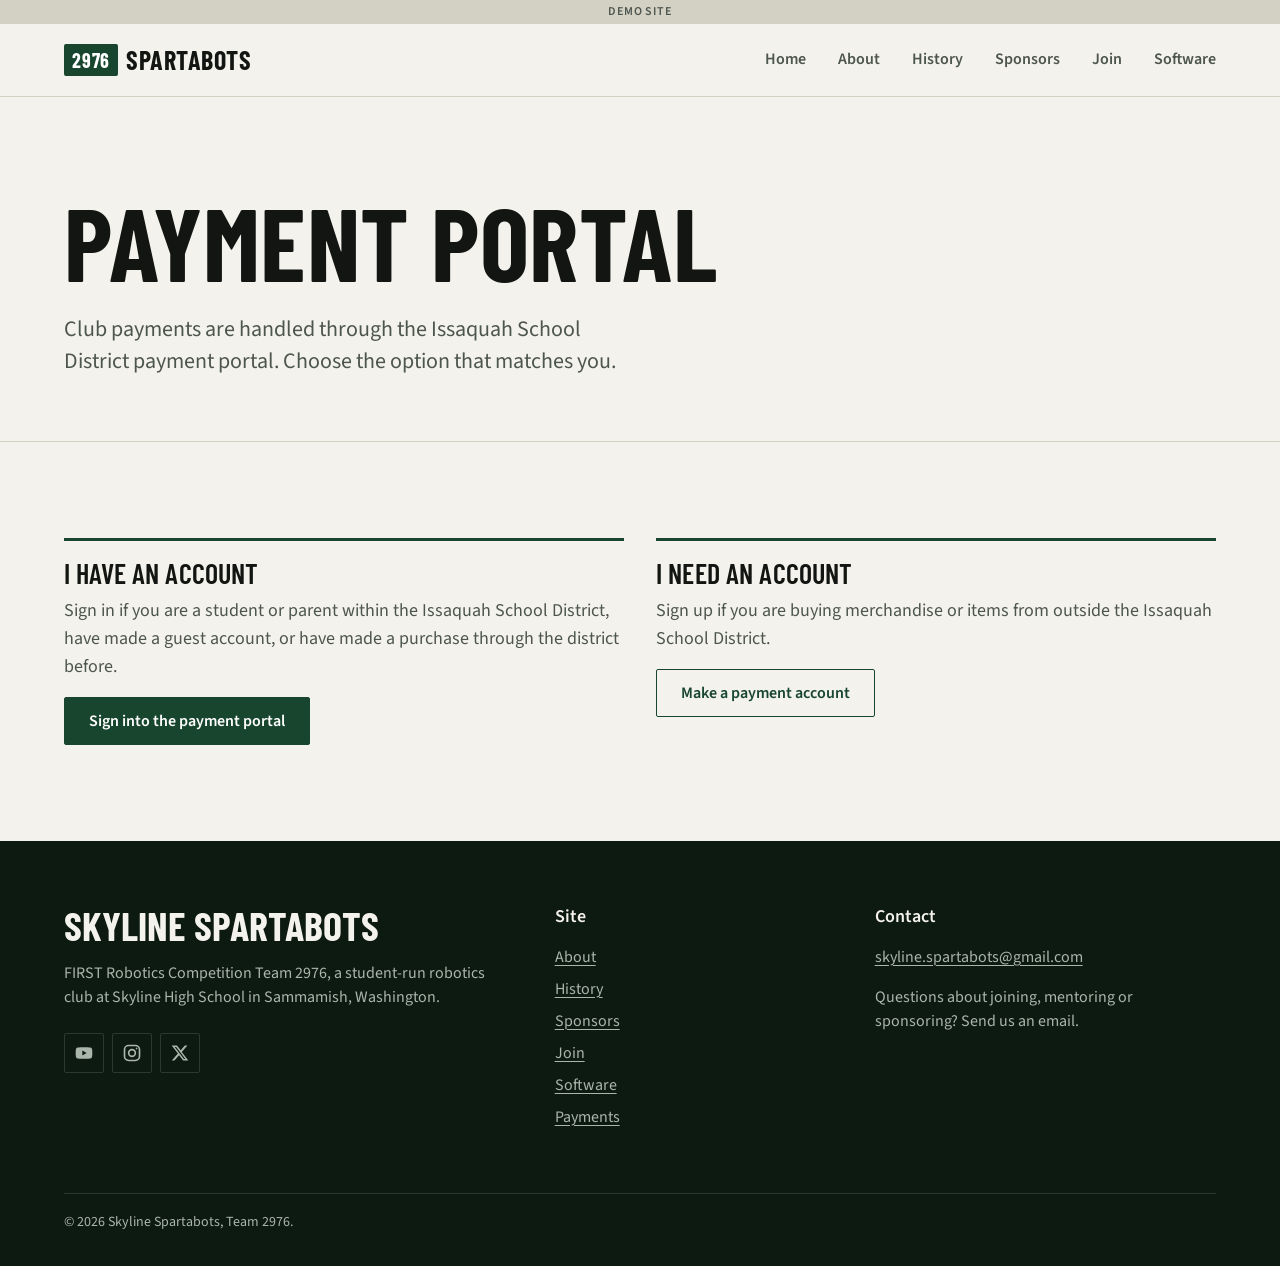
<file: purchase/index.html>
<!DOCTYPE html>
<html lang="en">
<head>
  <meta charset="utf-8">
  <meta name="viewport" content="width=device-width, initial-scale=1">
  <title>Payments | The Spartabots</title>
  <meta name="description" content="Sign in or create an account on the Issaquah School District payment portal to pay for Spartabots club fees and merchandise.">
  <meta name="theme-color" content="#101412">
  <link rel="canonical" href="https://spartabots.org/purchase/">
  <link rel="icon" href="/favicon.ico" sizes="48x48">
  <link rel="apple-touch-icon" href="/img/apple-touch-icon.png">
  <link rel="manifest" href="/manifest.json">
  <meta property="og:type" content="website">
  <meta property="og:site_name" content="The Spartabots">
  <meta property="og:title" content="Payments | The Spartabots">
  <meta property="og:description" content="Sign in or create an account on the Issaquah School District payment portal to pay for Spartabots club fees and merchandise.">
  <meta property="og:url" content="https://spartabots.org/purchase/">
  <meta property="og:image" content="https://spartabots.org/img/og.jpg">
  <meta name="twitter:card" content="summary_large_image">
  <link rel="preload" href="/fonts/barlow-condensed-700.woff2" as="font" type="font/woff2" crossorigin>
  <link rel="preload" href="/fonts/source-sans-3-400.woff2" as="font" type="font/woff2" crossorigin>
  <link rel="stylesheet" href="/css/site.css">
</head>
<body>
<p class="demo-banner">Demo site</p>
<a class="skip-link" href="#main">Skip to content</a>
<header class="site-header">
  <div class="container">
    <a class="brand" href="/"><span class="brand__mark">2976</span>Spartabots</a>
    <button class="nav-toggle" type="button" aria-expanded="false" aria-controls="site-nav" aria-label="Open menu"><svg viewBox="0 0 24 24" fill="none" stroke="currentColor" stroke-width="2" stroke-linecap="round" aria-hidden="true"><path d="M4 7h16M4 12h16M4 17h16"/></svg></button>
    <nav class="nav" id="site-nav" aria-label="Main"><ul><li><a href="/">Home</a></li><li><a href="/about/">About</a></li><li><a href="/history/">History</a></li><li><a href="/sponsors/">Sponsors</a></li><li><a href="/join/">Join</a></li><li><a href="/software/">Software</a></li></ul></nav>
  </div>
</header>
<main id="main">
<div class="container page-head">
  <h1>Payment portal</h1>
  <p class="lead">Club payments are handled through the Issaquah School District payment portal. Choose the option that matches you.</p>
</div>
<section class="section section--ruled"><div class="container"><div class="panels panels--2">
  <article class="panel"><h3>I have an account</h3><p>Sign in if you are a student or parent within the Issaquah School District, have made a guest account, or have made a purchase through the district before.</p><p><a class="btn" href="https://wa-issaquah.intouchreceipting.com" rel="noopener">Sign into the payment portal</a></p></article>
  <article class="panel"><h3>I need an account</h3><p>Sign up if you are buying merchandise or items from outside the Issaquah School District.</p><p><a class="btn btn--secondary" href="https://wa-issaquah.intouchreceipting.com/signup" rel="noopener">Make a payment account</a></p></article>
</div></div></section>
</main>
<footer class="site-footer">
  <div class="container">
    <div class="footer-grid">
      <div>
        <p class="footer-name">Skyline Spartabots</p>
        <p>FIRST Robotics Competition Team 2976, a student-run robotics club at Skyline High School in Sammamish, Washington.</p>
        <div class="social">
          <a href="https://www.youtube.com/spartabots" aria-label="Spartabots on YouTube" rel="noopener"><svg viewBox="0 0 24 24" fill="currentColor" aria-hidden="true"><path d="M21.6 7.2a2.5 2.5 0 0 0-1.8-1.8C18.2 5 12 5 12 5s-6.2 0-7.8.4A2.5 2.5 0 0 0 2.4 7.2C2 8.8 2 12 2 12s0 3.2.4 4.8a2.5 2.5 0 0 0 1.8 1.8C5.8 19 12 19 12 19s6.2 0 7.8-.4a2.5 2.5 0 0 0 1.8-1.8c.4-1.6.4-4.8.4-4.8s0-3.2-.4-4.8zM10 15V9l5.2 3z"/></svg></a>
          <a href="https://www.instagram.com/spartabots2976" aria-label="Spartabots on Instagram" rel="noopener"><svg viewBox="0 0 24 24" fill="none" stroke="currentColor" stroke-width="2" aria-hidden="true"><rect x="3" y="3" width="18" height="18" rx="5"/><circle cx="12" cy="12" r="4"/><circle cx="17.5" cy="6.5" r="1" fill="currentColor" stroke="none"/></svg></a>
          <a href="https://www.twitter.com/spartabots" aria-label="Spartabots on X (Twitter)" rel="noopener"><svg viewBox="0 0 24 24" fill="currentColor" aria-hidden="true"><path d="M17.8 3h3.1l-6.8 7.7L22 21h-6.2l-4.9-6.3L5.3 21H2.2l7.3-8.3L2 3h6.4l4.4 5.8zm-1.1 16.2h1.7L7.4 4.7H5.6z"/></svg></a>
        </div>
      </div>
      <div>
        <h2>Site</h2>
        <ul>
          <li><a href="/about/">About</a></li>
          <li><a href="/history/">History</a></li>
          <li><a href="/sponsors/">Sponsors</a></li>
          <li><a href="/join/">Join</a></li>
          <li><a href="/software/">Software</a></li>
          <li><a href="/purchase/">Payments</a></li>
        </ul>
      </div>
      <div>
        <h2>Contact</h2>
        <p><a href="mailto:skyline.spartabots@gmail.com">skyline.spartabots@gmail.com</a></p>
        <p>Questions about joining, mentoring or sponsoring? Send us an email.</p>
      </div>
    </div>
    <p class="footer-legal">&copy; 2026 Skyline Spartabots, Team 2976.</p>
  </div>
</footer>
<script src="/js/site.js" defer></script>
</body>
</html>
</file>
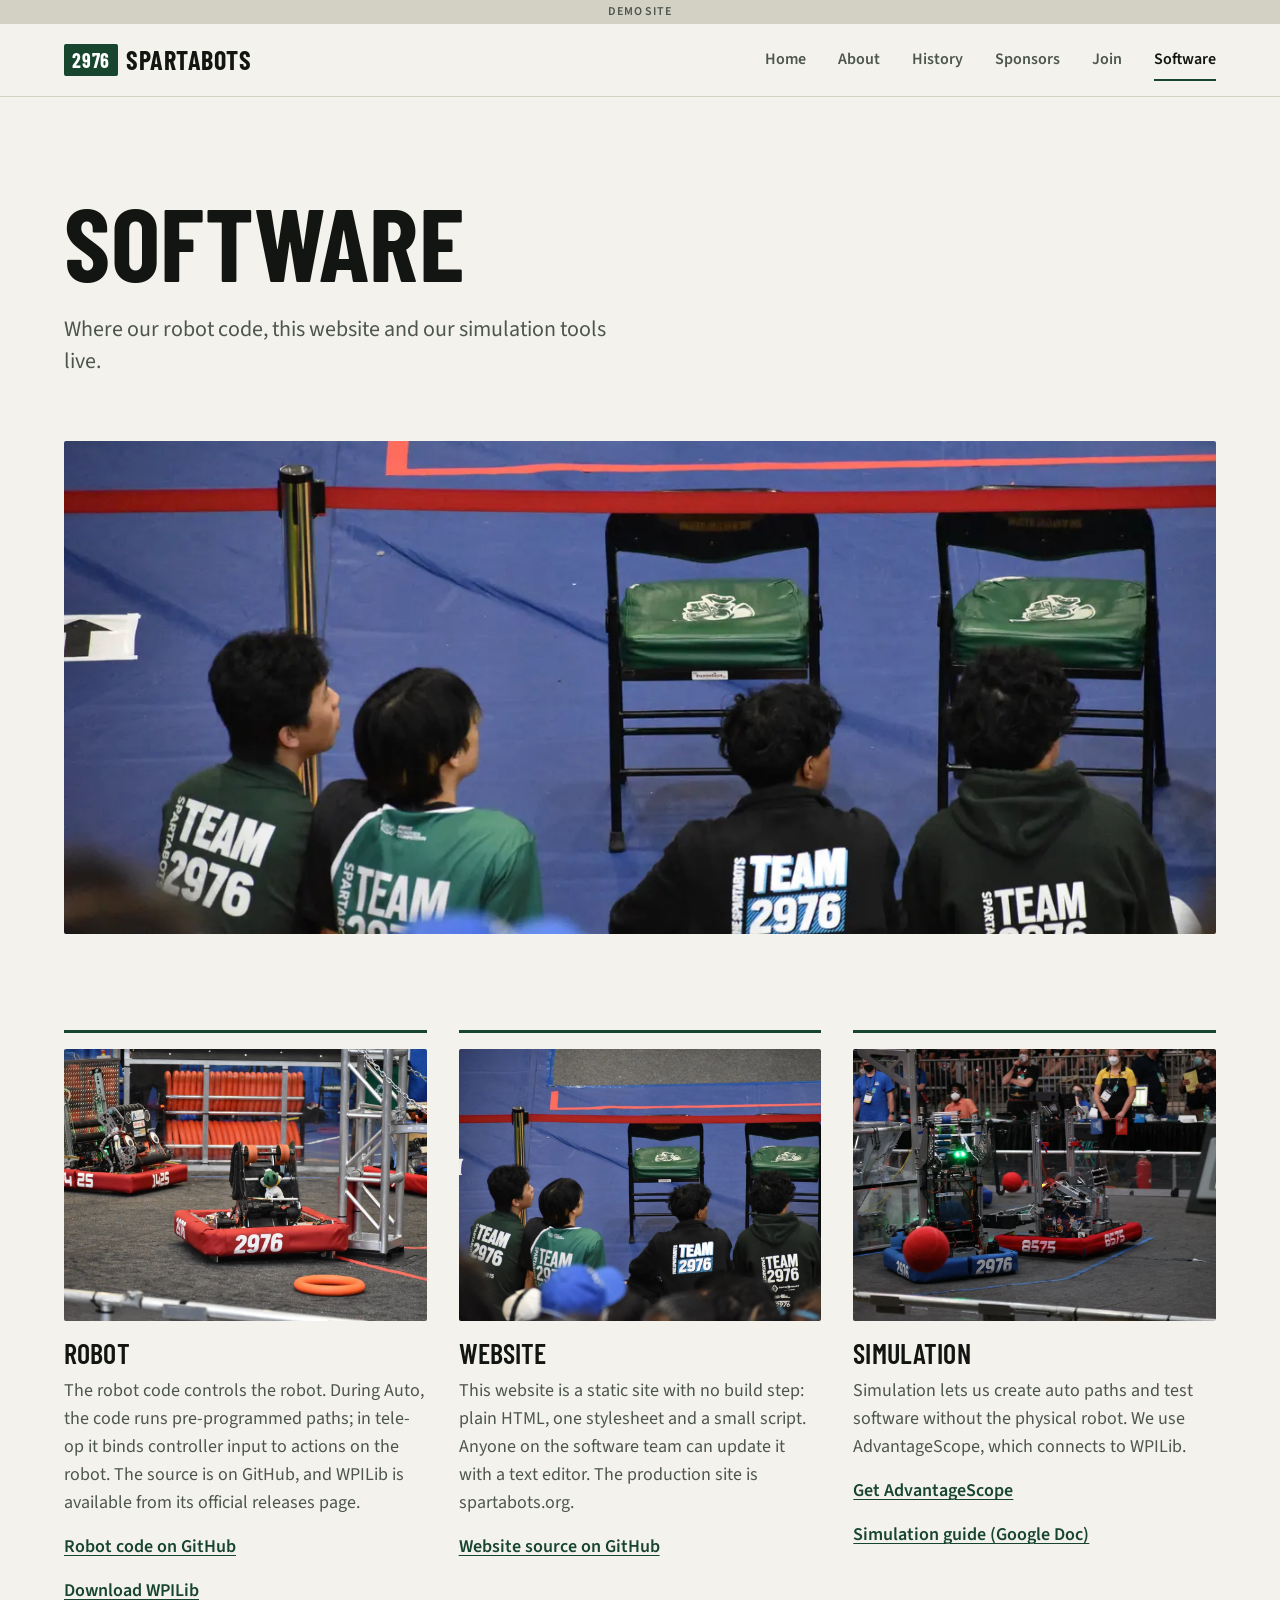
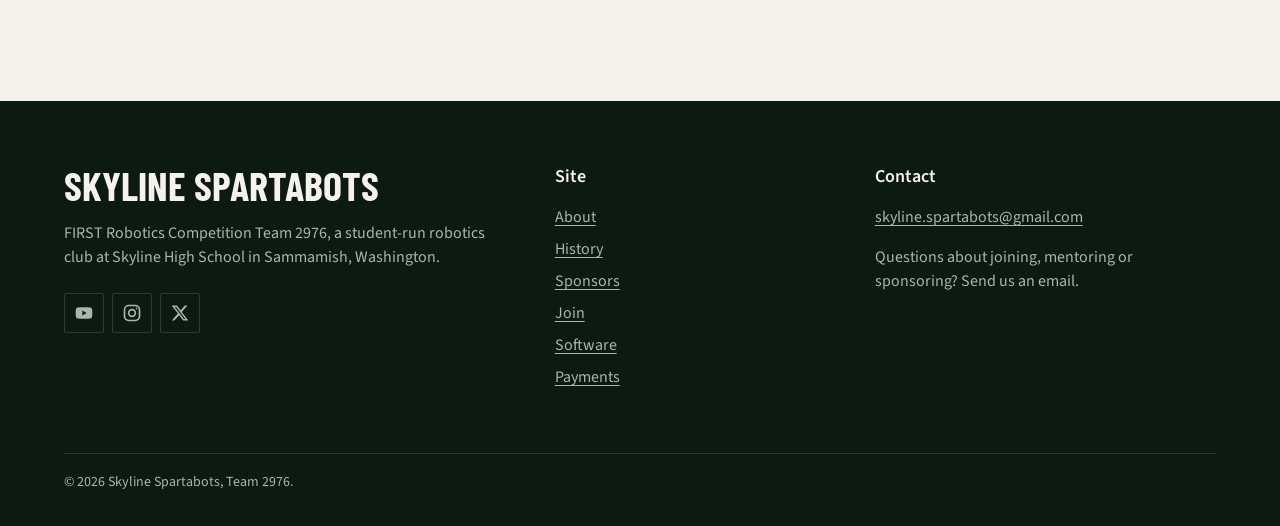
<file: software/index.html>
<!DOCTYPE html>
<html lang="en">
<head>
  <meta charset="utf-8">
  <meta name="viewport" content="width=device-width, initial-scale=1">
  <title>Software | The Spartabots</title>
  <meta name="description" content="Team 2976 software resources: robot code on GitHub, WPILib, AdvantageScope simulation and the source of this website.">
  <meta name="theme-color" content="#101412">
  <link rel="canonical" href="https://spartabots.org/software/">
  <link rel="icon" href="/favicon.ico" sizes="48x48">
  <link rel="apple-touch-icon" href="/img/apple-touch-icon.png">
  <link rel="manifest" href="/manifest.json">
  <meta property="og:type" content="website">
  <meta property="og:site_name" content="The Spartabots">
  <meta property="og:title" content="Software | The Spartabots">
  <meta property="og:description" content="Team 2976 software resources: robot code on GitHub, WPILib, AdvantageScope simulation and the source of this website.">
  <meta property="og:url" content="https://spartabots.org/software/">
  <meta property="og:image" content="https://spartabots.org/img/og.jpg">
  <meta name="twitter:card" content="summary_large_image">
  <link rel="preload" href="/fonts/barlow-condensed-700.woff2" as="font" type="font/woff2" crossorigin>
  <link rel="preload" href="/fonts/source-sans-3-400.woff2" as="font" type="font/woff2" crossorigin>
  <link rel="stylesheet" href="/css/site.css">
</head>
<body>
<p class="demo-banner">Demo site</p>
<a class="skip-link" href="#main">Skip to content</a>
<header class="site-header">
  <div class="container">
    <a class="brand" href="/"><span class="brand__mark">2976</span>Spartabots</a>
    <button class="nav-toggle" type="button" aria-expanded="false" aria-controls="site-nav" aria-label="Open menu"><svg viewBox="0 0 24 24" fill="none" stroke="currentColor" stroke-width="2" stroke-linecap="round" aria-hidden="true"><path d="M4 7h16M4 12h16M4 17h16"/></svg></button>
    <nav class="nav" id="site-nav" aria-label="Main"><ul><li><a href="/">Home</a></li><li><a href="/about/">About</a></li><li><a href="/history/">History</a></li><li><a href="/sponsors/">Sponsors</a></li><li><a href="/join/">Join</a></li><li><a href="/software/" aria-current="page">Software</a></li></ul></nav>
  </div>
</header>
<main id="main">
<div class="container page-head">
  <h1>Software</h1>
  <p class="lead">Where our robot code, this website and our simulation tools live.</p>
</div>
<div class="container"><img class="page-image" src="/img/lead-watch.webp" alt="Spartabots drive team members watching a match from their station" fetchpriority="high"></div><section class="section"><div class="container"><div class="panels panels--3"><article class="panel"><img src="/img/artemis-in-game.webp" alt="Spartabots robot on the field" loading="lazy" width="1280" height="853"><h3>Robot</h3><p>The robot code controls the robot. During Auto, the code runs pre-programmed paths; in tele-op it binds controller input to actions on the robot. The source is on GitHub, and WPILib is available from its official releases page.</p><p><a class="link" href="https://github.com/SkylineSpartabots/Artemis" rel="noopener">Robot code on GitHub</a></p><p><a class="link" href="https://github.com/wpilibsuite/allwpilib/releases/latest" rel="noopener">Download WPILib</a></p></article><article class="panel"><img src="/img/lead-watch.webp" alt="Team members at the drive station" loading="lazy" width="1280" height="853"><h3>Website</h3><p>This website is a static site with no build step: plain HTML, one stylesheet and a small script. Anyone on the software team can update it with a text editor. The production site is spartabots.org.</p><p><a class="link" href="https://github.com/SkylineSpartabots/SpartaSite" rel="noopener">Website source on GitHub</a></p></article><article class="panel"><img src="/img/chronos-in-game.webp" alt="Robot on the field during a match" loading="lazy" width="1280" height="853"><h3>Simulation</h3><p>Simulation lets us create auto paths and test software without the physical robot. We use AdvantageScope, which connects to WPILib.</p><p><a class="link" href="https://github.com/Mechanical-Advantage/AdvantageScope/releases/latest" rel="noopener">Get AdvantageScope</a></p><p><a class="link" href="https://docs.google.com/document/d/1ANKAKJScdWes4DSLoNNRVccjzPH2LrzKqhP18Oacw00/" rel="noopener">Simulation guide (Google Doc)</a></p></article></div></div></section>
</main>
<footer class="site-footer">
  <div class="container">
    <div class="footer-grid">
      <div>
        <p class="footer-name">Skyline Spartabots</p>
        <p>FIRST Robotics Competition Team 2976, a student-run robotics club at Skyline High School in Sammamish, Washington.</p>
        <div class="social">
          <a href="https://www.youtube.com/spartabots" aria-label="Spartabots on YouTube" rel="noopener"><svg viewBox="0 0 24 24" fill="currentColor" aria-hidden="true"><path d="M21.6 7.2a2.5 2.5 0 0 0-1.8-1.8C18.2 5 12 5 12 5s-6.2 0-7.8.4A2.5 2.5 0 0 0 2.4 7.2C2 8.8 2 12 2 12s0 3.2.4 4.8a2.5 2.5 0 0 0 1.8 1.8C5.8 19 12 19 12 19s6.2 0 7.8-.4a2.5 2.5 0 0 0 1.8-1.8c.4-1.6.4-4.8.4-4.8s0-3.2-.4-4.8zM10 15V9l5.2 3z"/></svg></a>
          <a href="https://www.instagram.com/spartabots2976" aria-label="Spartabots on Instagram" rel="noopener"><svg viewBox="0 0 24 24" fill="none" stroke="currentColor" stroke-width="2" aria-hidden="true"><rect x="3" y="3" width="18" height="18" rx="5"/><circle cx="12" cy="12" r="4"/><circle cx="17.5" cy="6.5" r="1" fill="currentColor" stroke="none"/></svg></a>
          <a href="https://www.twitter.com/spartabots" aria-label="Spartabots on X (Twitter)" rel="noopener"><svg viewBox="0 0 24 24" fill="currentColor" aria-hidden="true"><path d="M17.8 3h3.1l-6.8 7.7L22 21h-6.2l-4.9-6.3L5.3 21H2.2l7.3-8.3L2 3h6.4l4.4 5.8zm-1.1 16.2h1.7L7.4 4.7H5.6z"/></svg></a>
        </div>
      </div>
      <div>
        <h2>Site</h2>
        <ul>
          <li><a href="/about/">About</a></li>
          <li><a href="/history/">History</a></li>
          <li><a href="/sponsors/">Sponsors</a></li>
          <li><a href="/join/">Join</a></li>
          <li><a href="/software/">Software</a></li>
          <li><a href="/purchase/">Payments</a></li>
        </ul>
      </div>
      <div>
        <h2>Contact</h2>
        <p><a href="mailto:skyline.spartabots@gmail.com">skyline.spartabots@gmail.com</a></p>
        <p>Questions about joining, mentoring or sponsoring? Send us an email.</p>
      </div>
    </div>
    <p class="footer-legal">&copy; 2026 Skyline Spartabots, Team 2976.</p>
  </div>
</footer>
<script src="/js/site.js" defer></script>
</body>
</html>
</file>
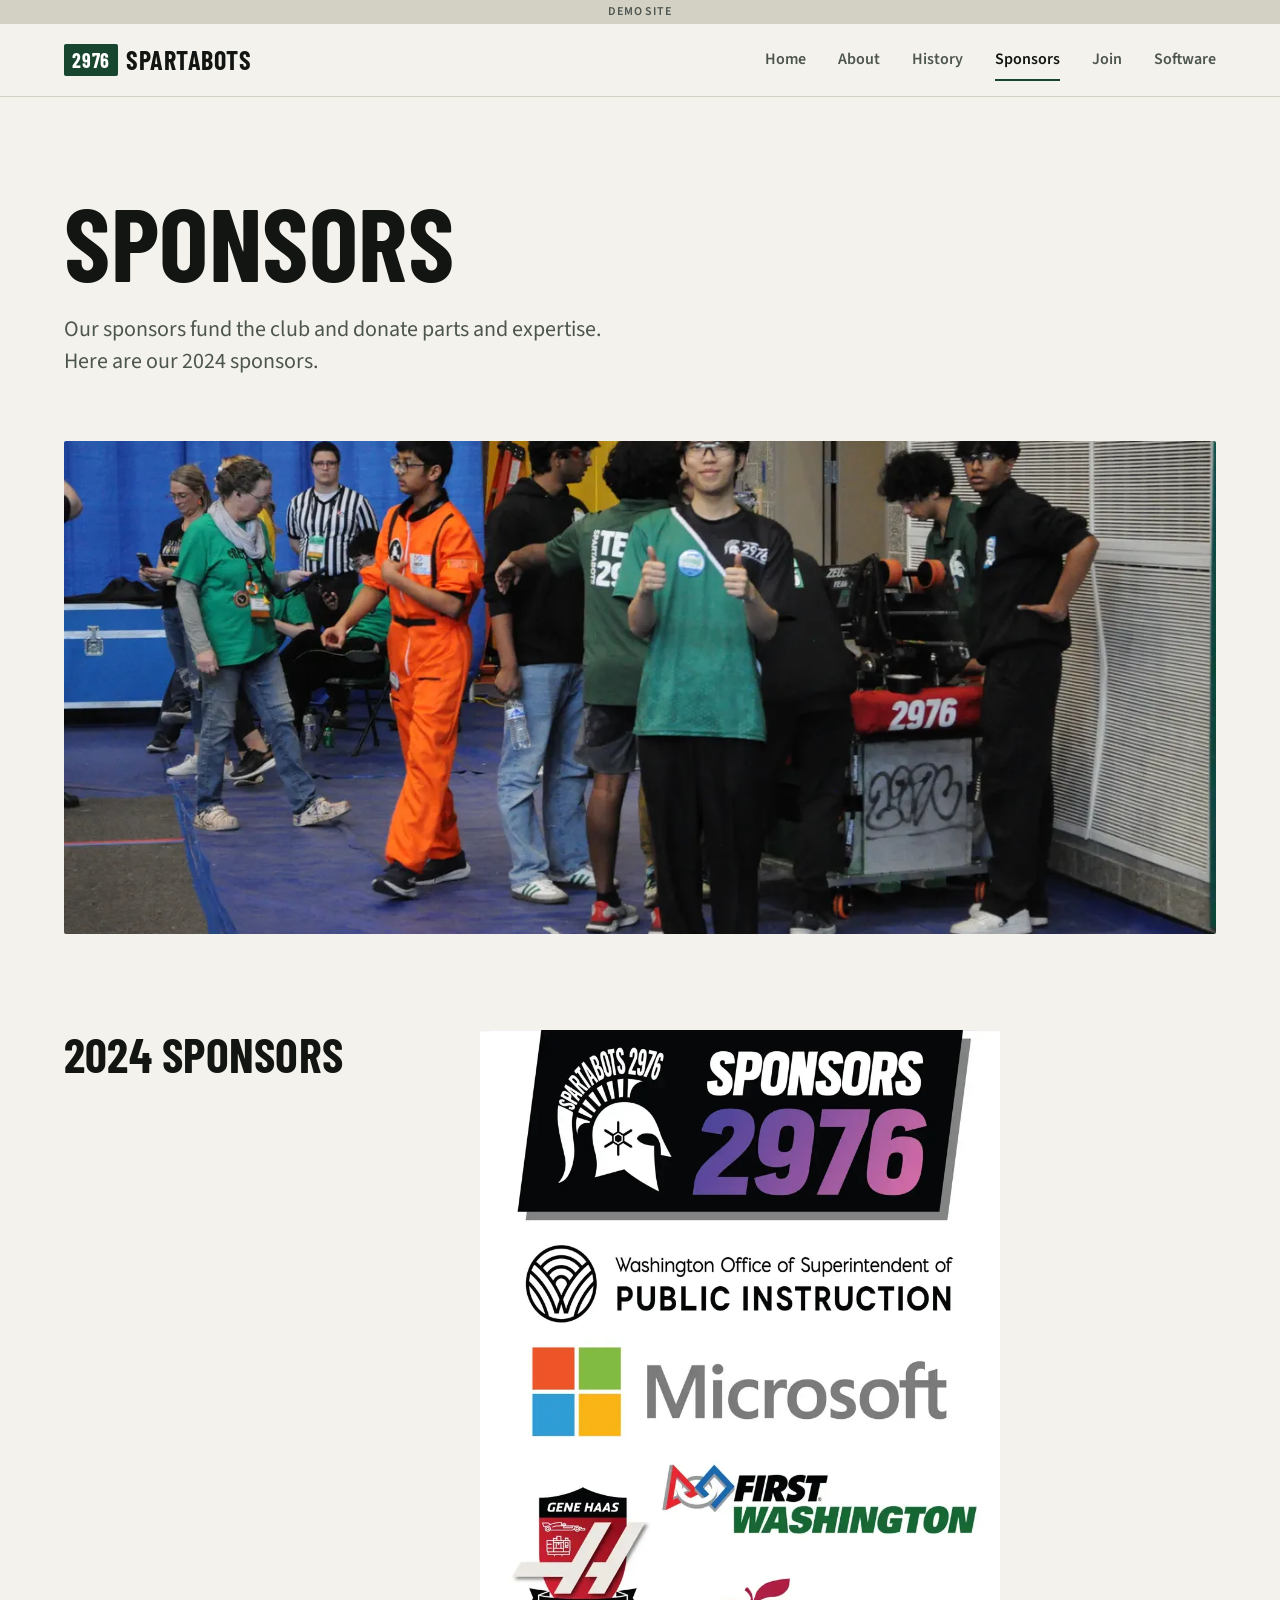
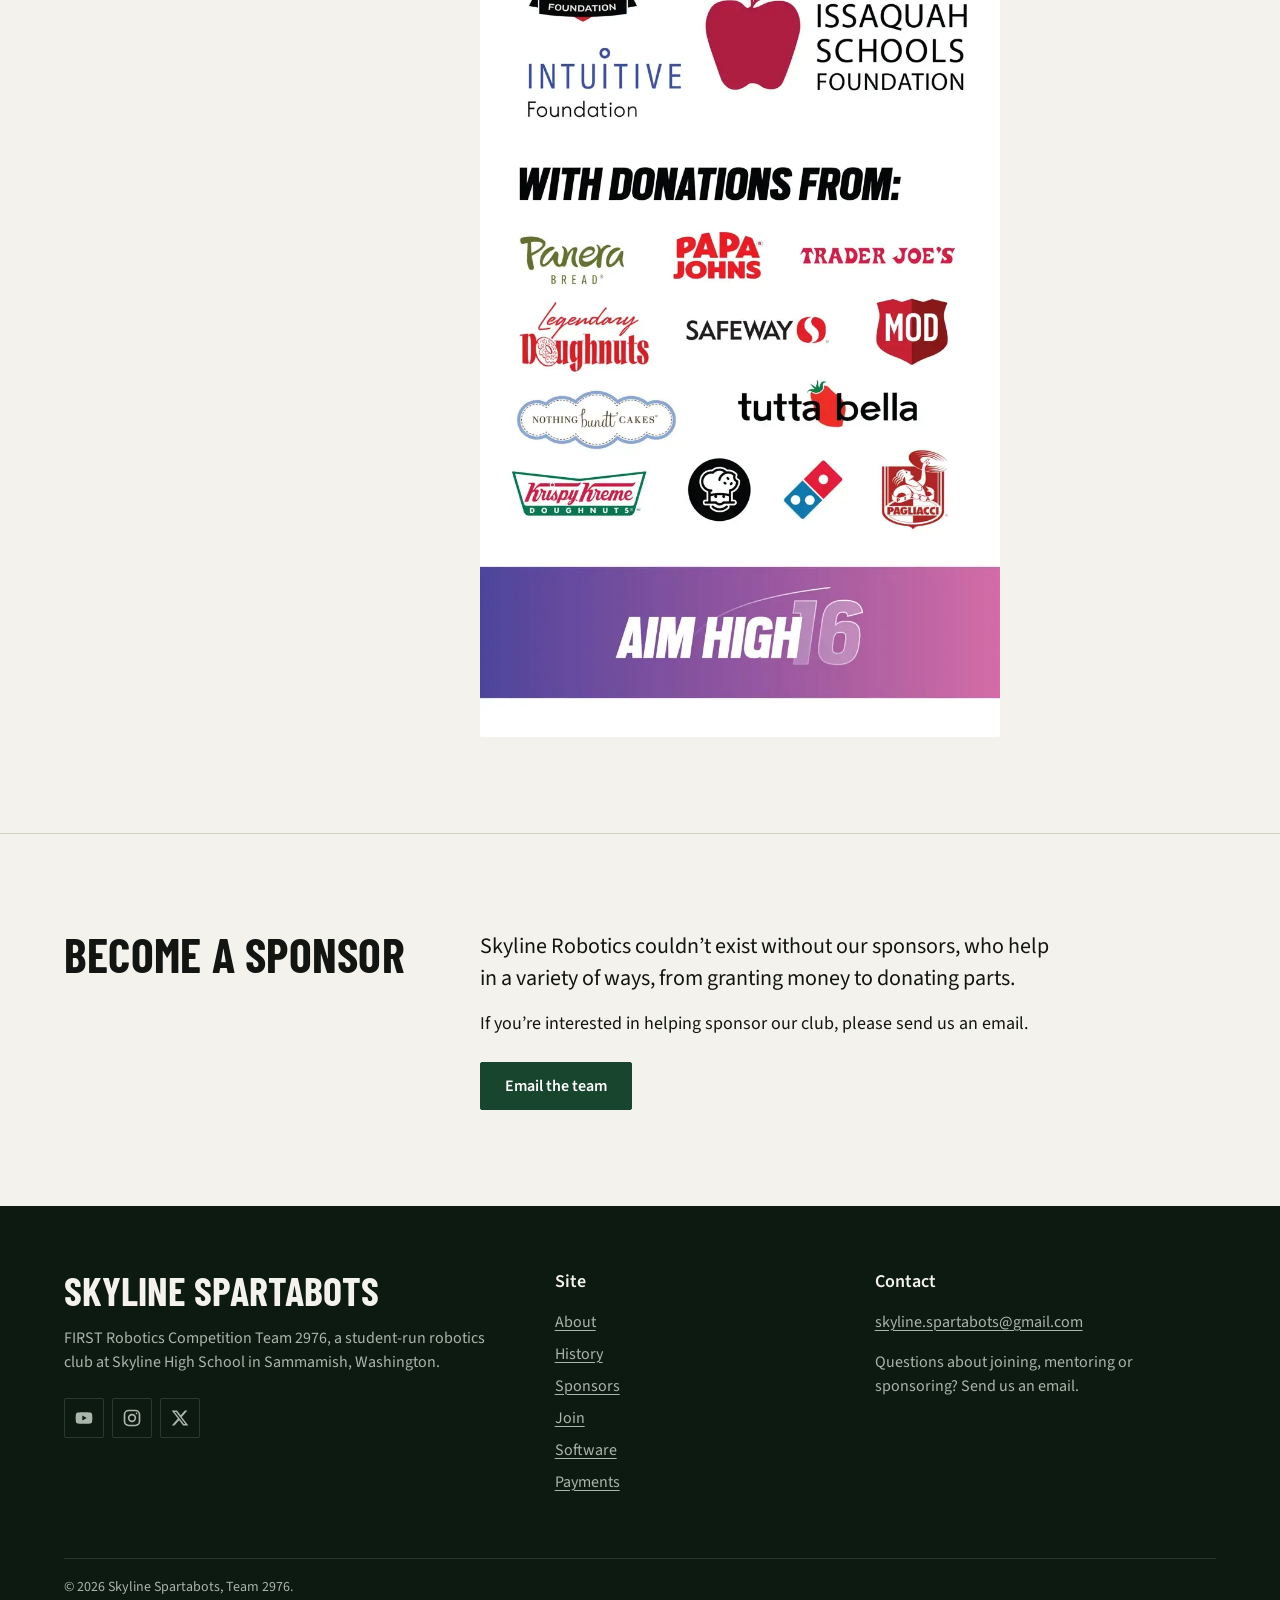
<file: sponsors/index.html>
<!DOCTYPE html>
<html lang="en">
<head>
  <meta charset="utf-8">
  <meta name="viewport" content="width=device-width, initial-scale=1">
  <title>Sponsors | The Spartabots</title>
  <meta name="description" content="The sponsors who support Team 2976, the Spartabots, and how your company or family can help sponsor the team.">
  <meta name="theme-color" content="#101412">
  <link rel="canonical" href="https://spartabots.org/sponsors/">
  <link rel="icon" href="/favicon.ico" sizes="48x48">
  <link rel="apple-touch-icon" href="/img/apple-touch-icon.png">
  <link rel="manifest" href="/manifest.json">
  <meta property="og:type" content="website">
  <meta property="og:site_name" content="The Spartabots">
  <meta property="og:title" content="Sponsors | The Spartabots">
  <meta property="og:description" content="The sponsors who support Team 2976, the Spartabots, and how your company or family can help sponsor the team.">
  <meta property="og:url" content="https://spartabots.org/sponsors/">
  <meta property="og:image" content="https://spartabots.org/img/og.jpg">
  <meta name="twitter:card" content="summary_large_image">
  <link rel="preload" href="/fonts/barlow-condensed-700.woff2" as="font" type="font/woff2" crossorigin>
  <link rel="preload" href="/fonts/source-sans-3-400.woff2" as="font" type="font/woff2" crossorigin>
  <link rel="stylesheet" href="/css/site.css">
</head>
<body>
<p class="demo-banner">Demo site</p>
<a class="skip-link" href="#main">Skip to content</a>
<header class="site-header">
  <div class="container">
    <a class="brand" href="/"><span class="brand__mark">2976</span>Spartabots</a>
    <button class="nav-toggle" type="button" aria-expanded="false" aria-controls="site-nav" aria-label="Open menu"><svg viewBox="0 0 24 24" fill="none" stroke="currentColor" stroke-width="2" stroke-linecap="round" aria-hidden="true"><path d="M4 7h16M4 12h16M4 17h16"/></svg></button>
    <nav class="nav" id="site-nav" aria-label="Main"><ul><li><a href="/">Home</a></li><li><a href="/about/">About</a></li><li><a href="/history/">History</a></li><li><a href="/sponsors/" aria-current="page">Sponsors</a></li><li><a href="/join/">Join</a></li><li><a href="/software/">Software</a></li></ul></nav>
  </div>
</header>
<main id="main">
<div class="container page-head">
  <h1>Sponsors</h1>
  <p class="lead">Our sponsors fund the club and donate parts and expertise. Here are our 2024 sponsors.</p>
</div>
<div class="container"><img class="page-image" src="/img/pit.webp" alt="Spartabots members in the pit area at a competition" fetchpriority="high"></div><section class="section"><div class="container"><div class="split">
  <h2>2024 sponsors</h2>
  <img src="/img/sponsors-2024.webp" alt="Banner listing the Spartabots&rsquo; 2024 sponsors, including Microsoft, First Washington, Issaquah Schools Foundation and others" width="900" height="1300" style="max-width:520px;width:100%;border-radius:var(--radius)">
</div></div></section>
<section class="section section--ruled"><div class="container"><div class="split">
  <h2>Become a sponsor</h2>
  <div><p class="lead" style="color:var(--text)">Skyline Robotics couldn&rsquo;t exist without our sponsors, who help in a variety of ways, from granting money to donating parts.</p><p>If you&rsquo;re interested in helping sponsor our club, please send us an email.</p><div class="btn-row" style="margin-top:var(--s-4)"><a class="btn" href="mailto:skyline.spartabots@gmail.com">Email the team</a></div></div>
</div></div></section>
</main>
<footer class="site-footer">
  <div class="container">
    <div class="footer-grid">
      <div>
        <p class="footer-name">Skyline Spartabots</p>
        <p>FIRST Robotics Competition Team 2976, a student-run robotics club at Skyline High School in Sammamish, Washington.</p>
        <div class="social">
          <a href="https://www.youtube.com/spartabots" aria-label="Spartabots on YouTube" rel="noopener"><svg viewBox="0 0 24 24" fill="currentColor" aria-hidden="true"><path d="M21.6 7.2a2.5 2.5 0 0 0-1.8-1.8C18.2 5 12 5 12 5s-6.2 0-7.8.4A2.5 2.5 0 0 0 2.4 7.2C2 8.8 2 12 2 12s0 3.2.4 4.8a2.5 2.5 0 0 0 1.8 1.8C5.8 19 12 19 12 19s6.2 0 7.8-.4a2.5 2.5 0 0 0 1.8-1.8c.4-1.6.4-4.8.4-4.8s0-3.2-.4-4.8zM10 15V9l5.2 3z"/></svg></a>
          <a href="https://www.instagram.com/spartabots2976" aria-label="Spartabots on Instagram" rel="noopener"><svg viewBox="0 0 24 24" fill="none" stroke="currentColor" stroke-width="2" aria-hidden="true"><rect x="3" y="3" width="18" height="18" rx="5"/><circle cx="12" cy="12" r="4"/><circle cx="17.5" cy="6.5" r="1" fill="currentColor" stroke="none"/></svg></a>
          <a href="https://www.twitter.com/spartabots" aria-label="Spartabots on X (Twitter)" rel="noopener"><svg viewBox="0 0 24 24" fill="currentColor" aria-hidden="true"><path d="M17.8 3h3.1l-6.8 7.7L22 21h-6.2l-4.9-6.3L5.3 21H2.2l7.3-8.3L2 3h6.4l4.4 5.8zm-1.1 16.2h1.7L7.4 4.7H5.6z"/></svg></a>
        </div>
      </div>
      <div>
        <h2>Site</h2>
        <ul>
          <li><a href="/about/">About</a></li>
          <li><a href="/history/">History</a></li>
          <li><a href="/sponsors/">Sponsors</a></li>
          <li><a href="/join/">Join</a></li>
          <li><a href="/software/">Software</a></li>
          <li><a href="/purchase/">Payments</a></li>
        </ul>
      </div>
      <div>
        <h2>Contact</h2>
        <p><a href="mailto:skyline.spartabots@gmail.com">skyline.spartabots@gmail.com</a></p>
        <p>Questions about joining, mentoring or sponsoring? Send us an email.</p>
      </div>
    </div>
    <p class="footer-legal">&copy; 2026 Skyline Spartabots, Team 2976.</p>
  </div>
</footer>
<script src="/js/site.js" defer></script>
</body>
</html>
</file>
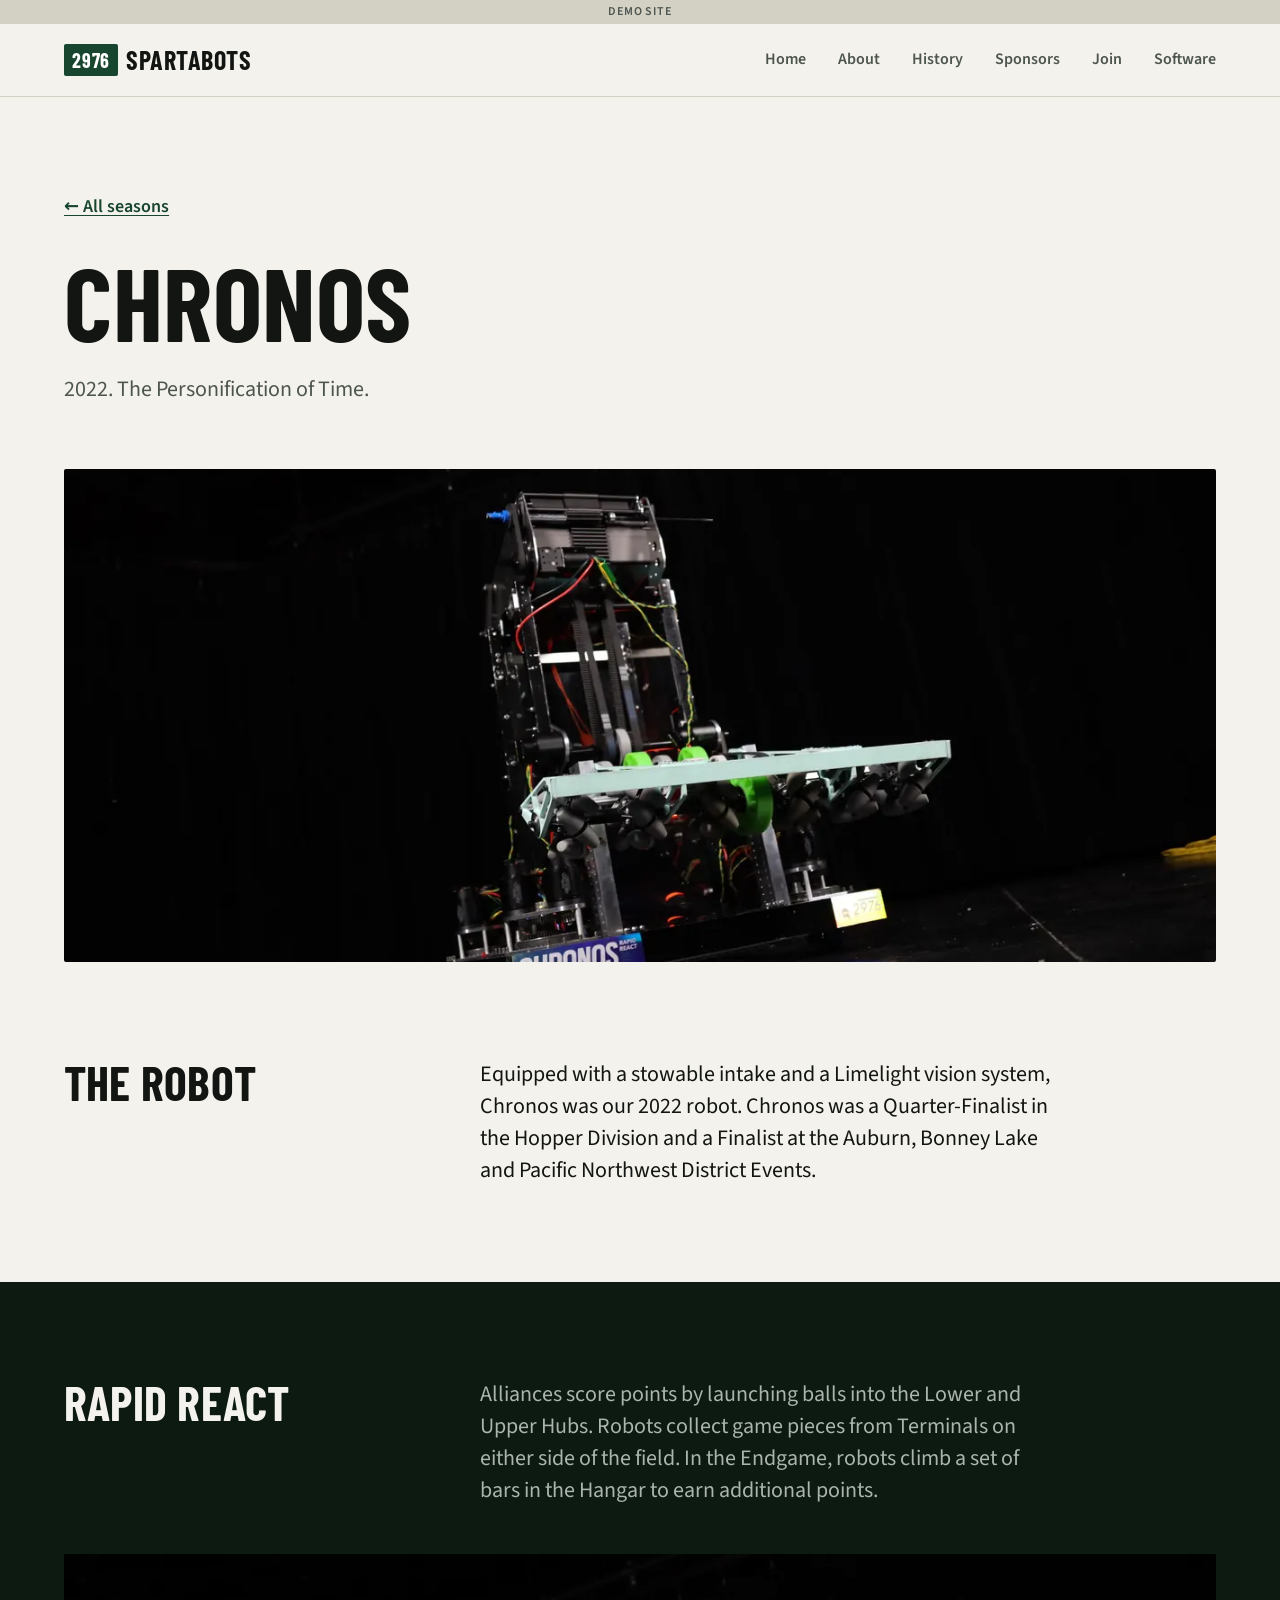
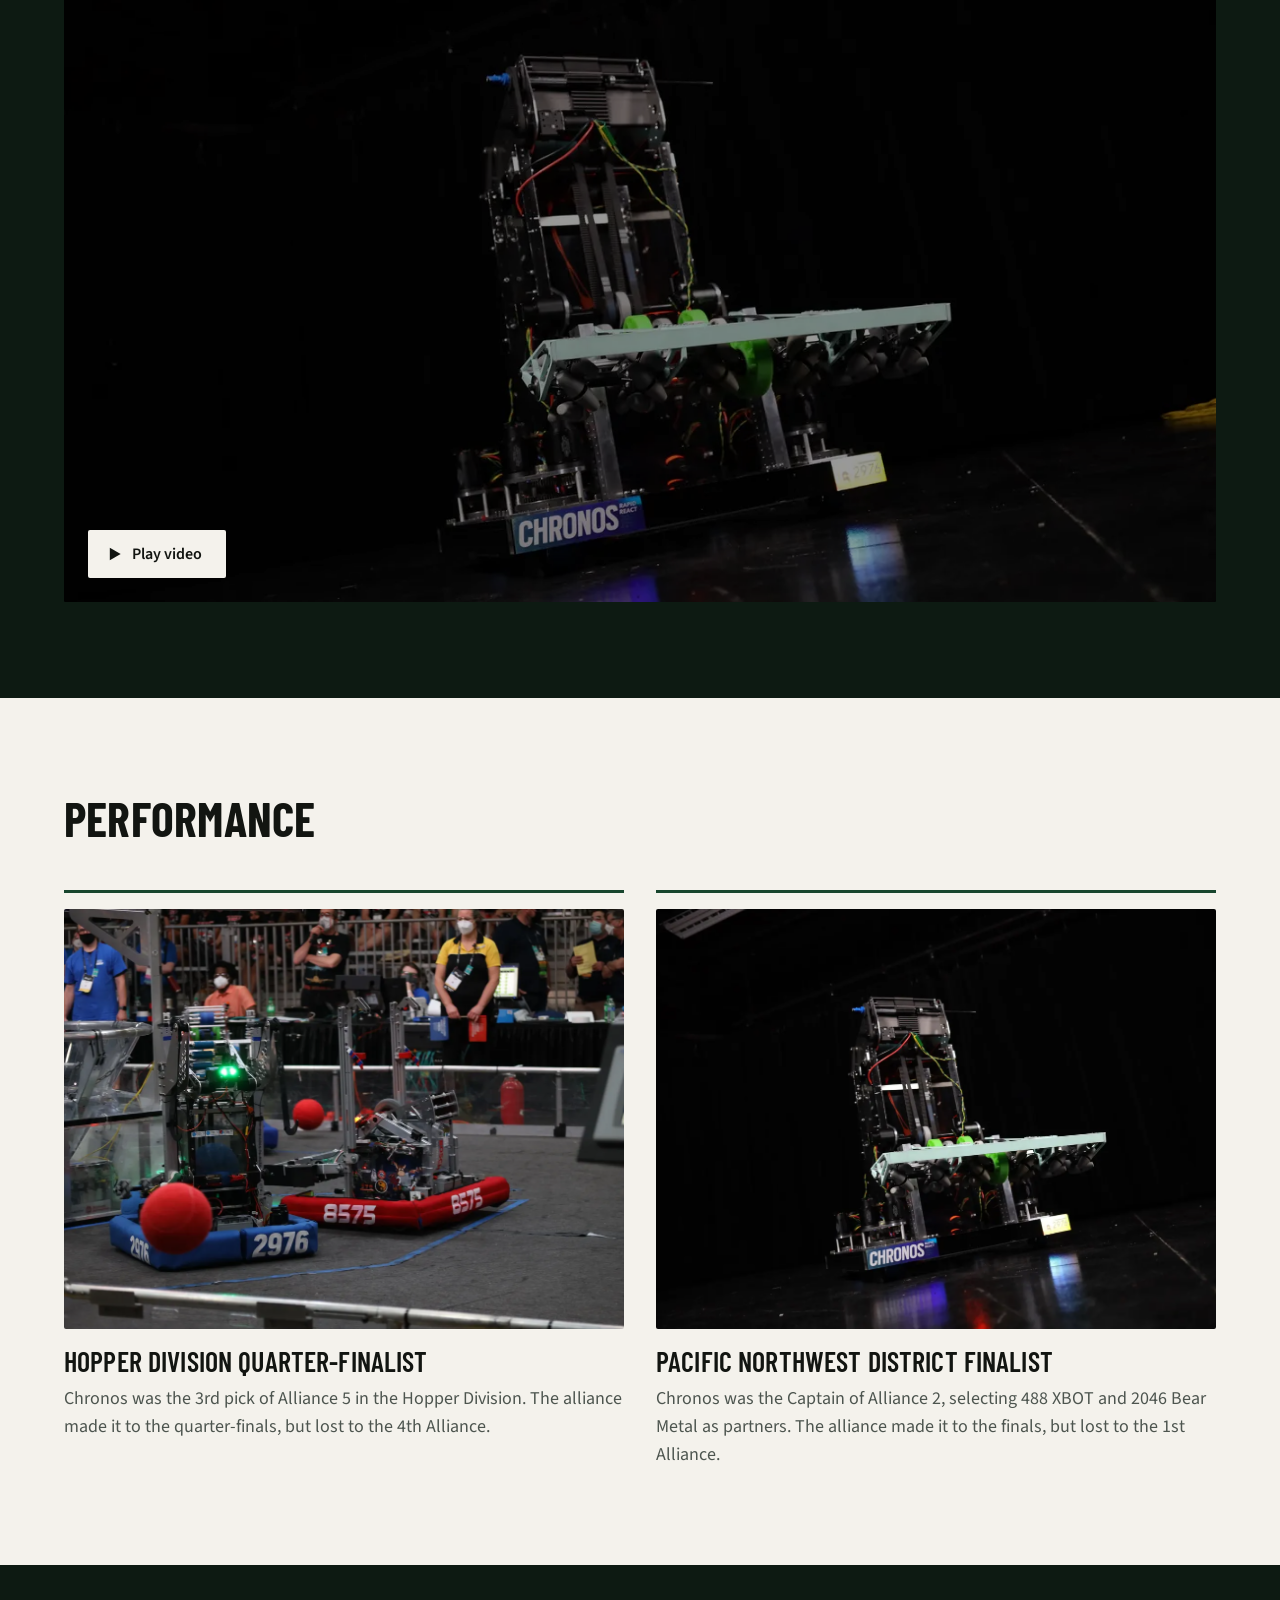
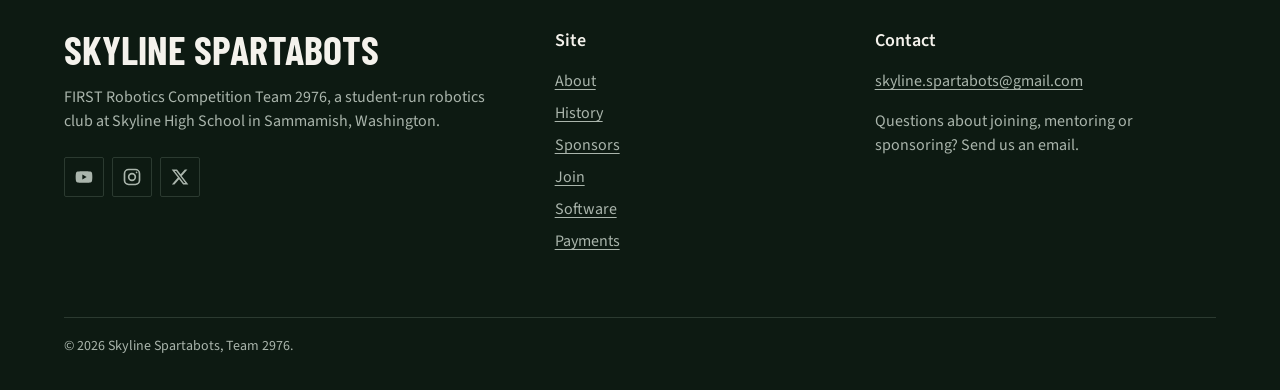
<file: history/2022/index.html>
<!DOCTYPE html>
<html lang="en">
<head>
  <meta charset="utf-8">
  <meta name="viewport" content="width=device-width, initial-scale=1">
  <title>2022 Chronos | The Spartabots</title>
  <meta name="description" content="Chronos, the Spartabots' 2022 robot for FIRST Rapid React: robot overview, game rules and event results.">
  <meta name="theme-color" content="#101412">
  <link rel="canonical" href="https://spartabots.org/history/2022/">
  <link rel="icon" href="/favicon.ico" sizes="48x48">
  <link rel="apple-touch-icon" href="/img/apple-touch-icon.png">
  <link rel="manifest" href="/manifest.json">
  <meta property="og:type" content="article">
  <meta property="og:site_name" content="The Spartabots">
  <meta property="og:title" content="2022 Chronos | The Spartabots">
  <meta property="og:description" content="Chronos, the Spartabots' 2022 robot for FIRST Rapid React: robot overview, game rules and event results.">
  <meta property="og:url" content="https://spartabots.org/history/2022/">
  <meta property="og:image" content="https://spartabots.org/img/chronos.webp">
  <meta name="twitter:card" content="summary_large_image">
  <link rel="preload" href="/fonts/barlow-condensed-700.woff2" as="font" type="font/woff2" crossorigin>
  <link rel="preload" href="/fonts/source-sans-3-400.woff2" as="font" type="font/woff2" crossorigin>
  <link rel="stylesheet" href="/css/site.css">
</head>
<body>
<p class="demo-banner">Demo site</p>
<a class="skip-link" href="#main">Skip to content</a>
<header class="site-header">
  <div class="container">
    <a class="brand" href="/"><span class="brand__mark">2976</span>Spartabots</a>
    <button class="nav-toggle" type="button" aria-expanded="false" aria-controls="site-nav" aria-label="Open menu"><svg viewBox="0 0 24 24" fill="none" stroke="currentColor" stroke-width="2" stroke-linecap="round" aria-hidden="true"><path d="M4 7h16M4 12h16M4 17h16"/></svg></button>
    <nav class="nav" id="site-nav" aria-label="Main"><ul><li><a href="/">Home</a></li><li><a href="/about/">About</a></li><li><a href="/history/">History</a></li><li><a href="/sponsors/">Sponsors</a></li><li><a href="/join/">Join</a></li><li><a href="/software/">Software</a></li></ul></nav>
  </div>
</header>
<main id="main">
<div class="container page-head">
  <a class="back" href="/history/">&larr; All seasons</a>
  <h1>CHRONOS</h1>
  <p class="lead">2022. The Personification of Time.</p>
</div>
<div class="container"><img class="page-image" src="/img/chronos.webp" alt="Chronos, the Spartabots&rsquo; 2022 robot" fetchpriority="high"></div>
<section class="section"><div class="container"><div class="split">
  <h2>The robot</h2><div><p class="lead" style="color:var(--text)">Equipped with a stowable intake and a Limelight vision system, Chronos was our 2022 robot. Chronos was a Quarter-Finalist in the Hopper Division and a Finalist at the Auburn, Bonney Lake and Pacific Northwest District Events.</p></div>
</div></div></section>
<section class="band section"><div class="container">
  <div class="split" style="margin-bottom:var(--s-6)"><div><h2>RAPID REACT</h2></div><p class="lead">Alliances score points by launching balls into the Lower and Upper Hubs. Robots collect game pieces from Terminals on either side of the field. In the Endgame, robots climb a set of bars in the Hangar to earn additional points.</p></div>
  <div class="video" data-video-id="LgniEjI9cCM" data-title="RAPID REACT game animation">
    <button class="video__poster" type="button" aria-label="Play video: RAPID REACT game animation">
      <img src="/img/chronos.webp" alt="" loading="lazy"><span class="video__play"><svg viewBox="0 0 24 24" fill="currentColor" aria-hidden="true"><path d="M7 4.5v15l13-7.5z"/></svg><span>Play video</span></span>
    </button>
  </div>
</div></section>
<section class="section"><div class="container">
  <div class="section-head"><h2>Performance</h2></div>
  <div class="panels panels--2">
<article class="panel"><img src="/img/chronos-in-game.webp" alt="Chronos on the field at the Hopper Division" loading="lazy" width="1280" height="853"><h3>Hopper Division Quarter-Finalist</h3><p>Chronos was the 3rd pick of Alliance 5 in the Hopper Division. The alliance made it to the quarter-finals, but lost to the 4th Alliance.</p></article>
<article class="panel"><img src="/img/chronos.webp" alt="Chronos on display" loading="lazy" width="1280" height="853"><h3>Pacific Northwest District Finalist</h3><p>Chronos was the Captain of Alliance 2, selecting 488 XBOT and 2046 Bear Metal as partners. The alliance made it to the finals, but lost to the 1st Alliance.</p></article>
  </div>
</div></section>
</main>
<footer class="site-footer">
  <div class="container">
    <div class="footer-grid">
      <div>
        <p class="footer-name">Skyline Spartabots</p>
        <p>FIRST Robotics Competition Team 2976, a student-run robotics club at Skyline High School in Sammamish, Washington.</p>
        <div class="social">
          <a href="https://www.youtube.com/spartabots" aria-label="Spartabots on YouTube" rel="noopener"><svg viewBox="0 0 24 24" fill="currentColor" aria-hidden="true"><path d="M21.6 7.2a2.5 2.5 0 0 0-1.8-1.8C18.2 5 12 5 12 5s-6.2 0-7.8.4A2.5 2.5 0 0 0 2.4 7.2C2 8.8 2 12 2 12s0 3.2.4 4.8a2.5 2.5 0 0 0 1.8 1.8C5.8 19 12 19 12 19s6.2 0 7.8-.4a2.5 2.5 0 0 0 1.8-1.8c.4-1.6.4-4.8.4-4.8s0-3.2-.4-4.8zM10 15V9l5.2 3z"/></svg></a>
          <a href="https://www.instagram.com/spartabots2976" aria-label="Spartabots on Instagram" rel="noopener"><svg viewBox="0 0 24 24" fill="none" stroke="currentColor" stroke-width="2" aria-hidden="true"><rect x="3" y="3" width="18" height="18" rx="5"/><circle cx="12" cy="12" r="4"/><circle cx="17.5" cy="6.5" r="1" fill="currentColor" stroke="none"/></svg></a>
          <a href="https://www.twitter.com/spartabots" aria-label="Spartabots on X (Twitter)" rel="noopener"><svg viewBox="0 0 24 24" fill="currentColor" aria-hidden="true"><path d="M17.8 3h3.1l-6.8 7.7L22 21h-6.2l-4.9-6.3L5.3 21H2.2l7.3-8.3L2 3h6.4l4.4 5.8zm-1.1 16.2h1.7L7.4 4.7H5.6z"/></svg></a>
        </div>
      </div>
      <div>
        <h2>Site</h2>
        <ul>
          <li><a href="/about/">About</a></li>
          <li><a href="/history/">History</a></li>
          <li><a href="/sponsors/">Sponsors</a></li>
          <li><a href="/join/">Join</a></li>
          <li><a href="/software/">Software</a></li>
          <li><a href="/purchase/">Payments</a></li>
        </ul>
      </div>
      <div>
        <h2>Contact</h2>
        <p><a href="mailto:skyline.spartabots@gmail.com">skyline.spartabots@gmail.com</a></p>
        <p>Questions about joining, mentoring or sponsoring? Send us an email.</p>
      </div>
    </div>
    <p class="footer-legal">&copy; 2026 Skyline Spartabots, Team 2976.</p>
  </div>
</footer>
<script src="/js/site.js" defer></script>
</body>
</html>
</file>
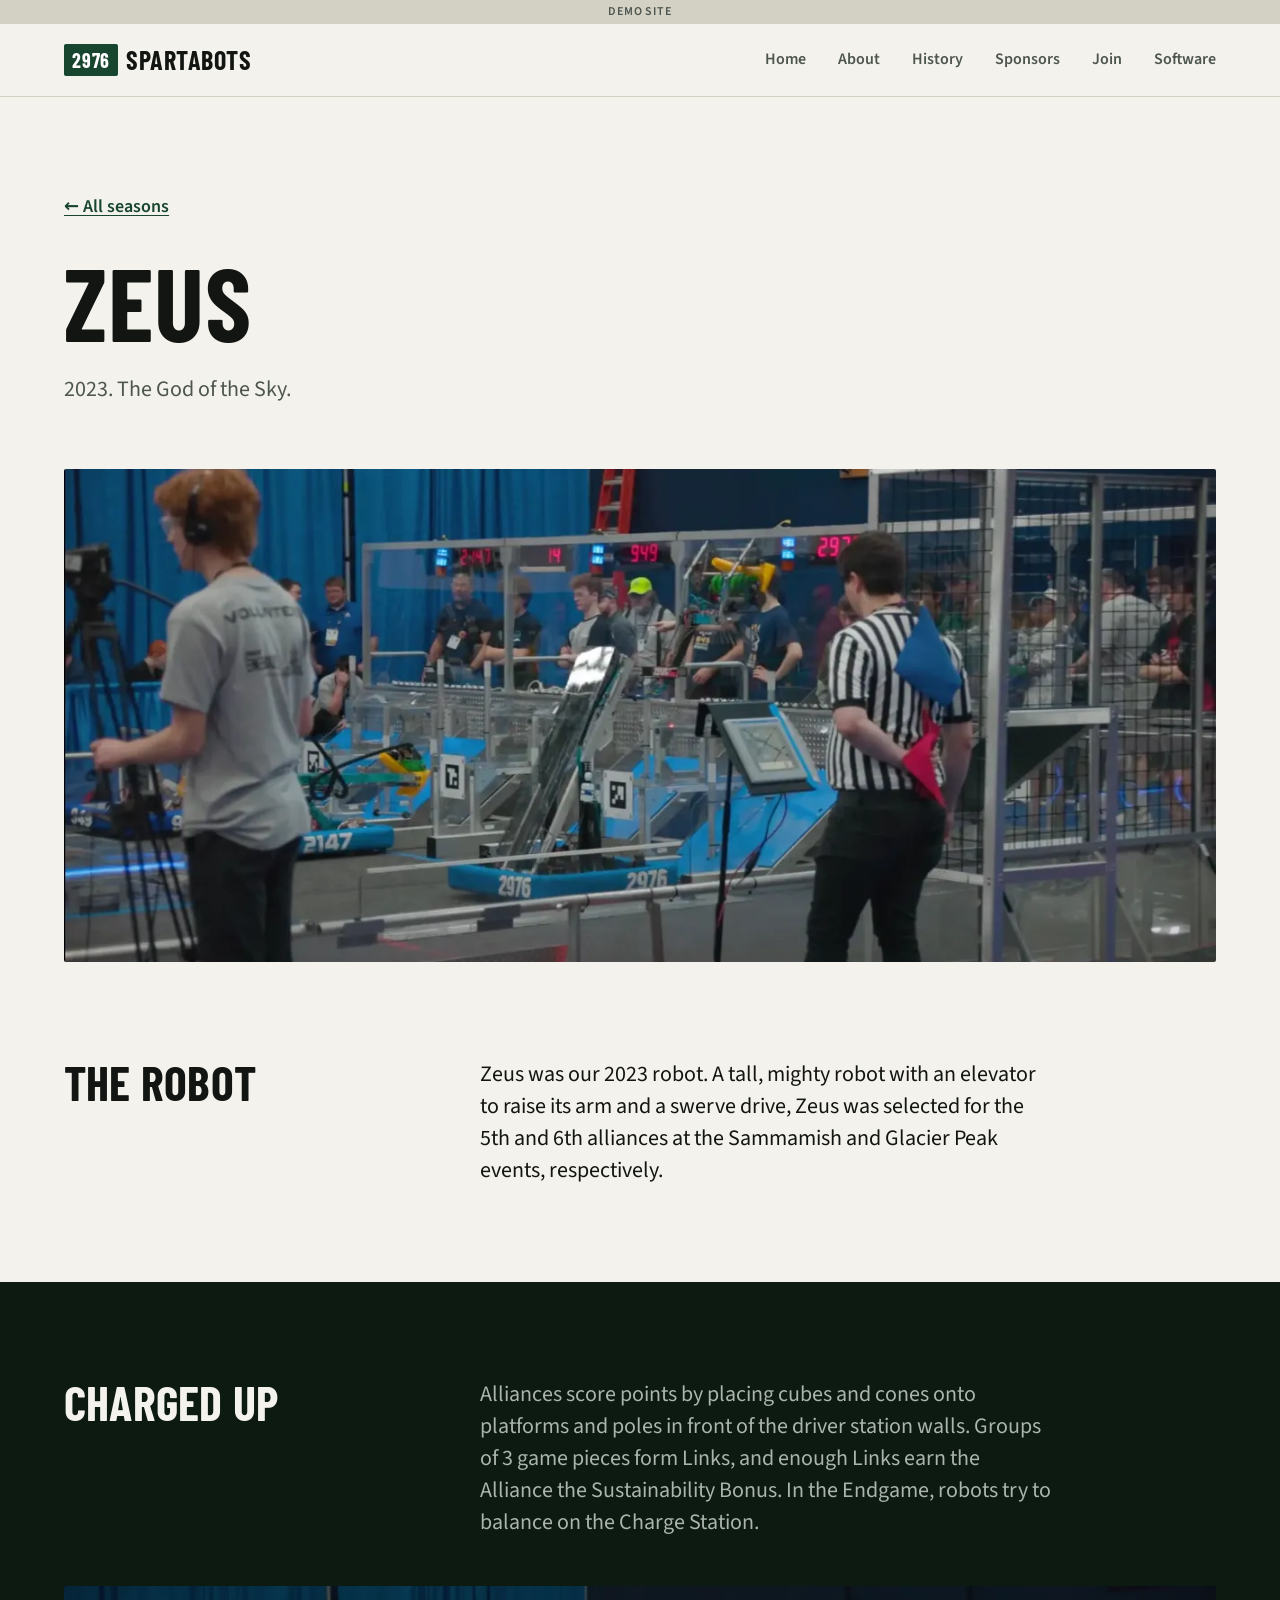
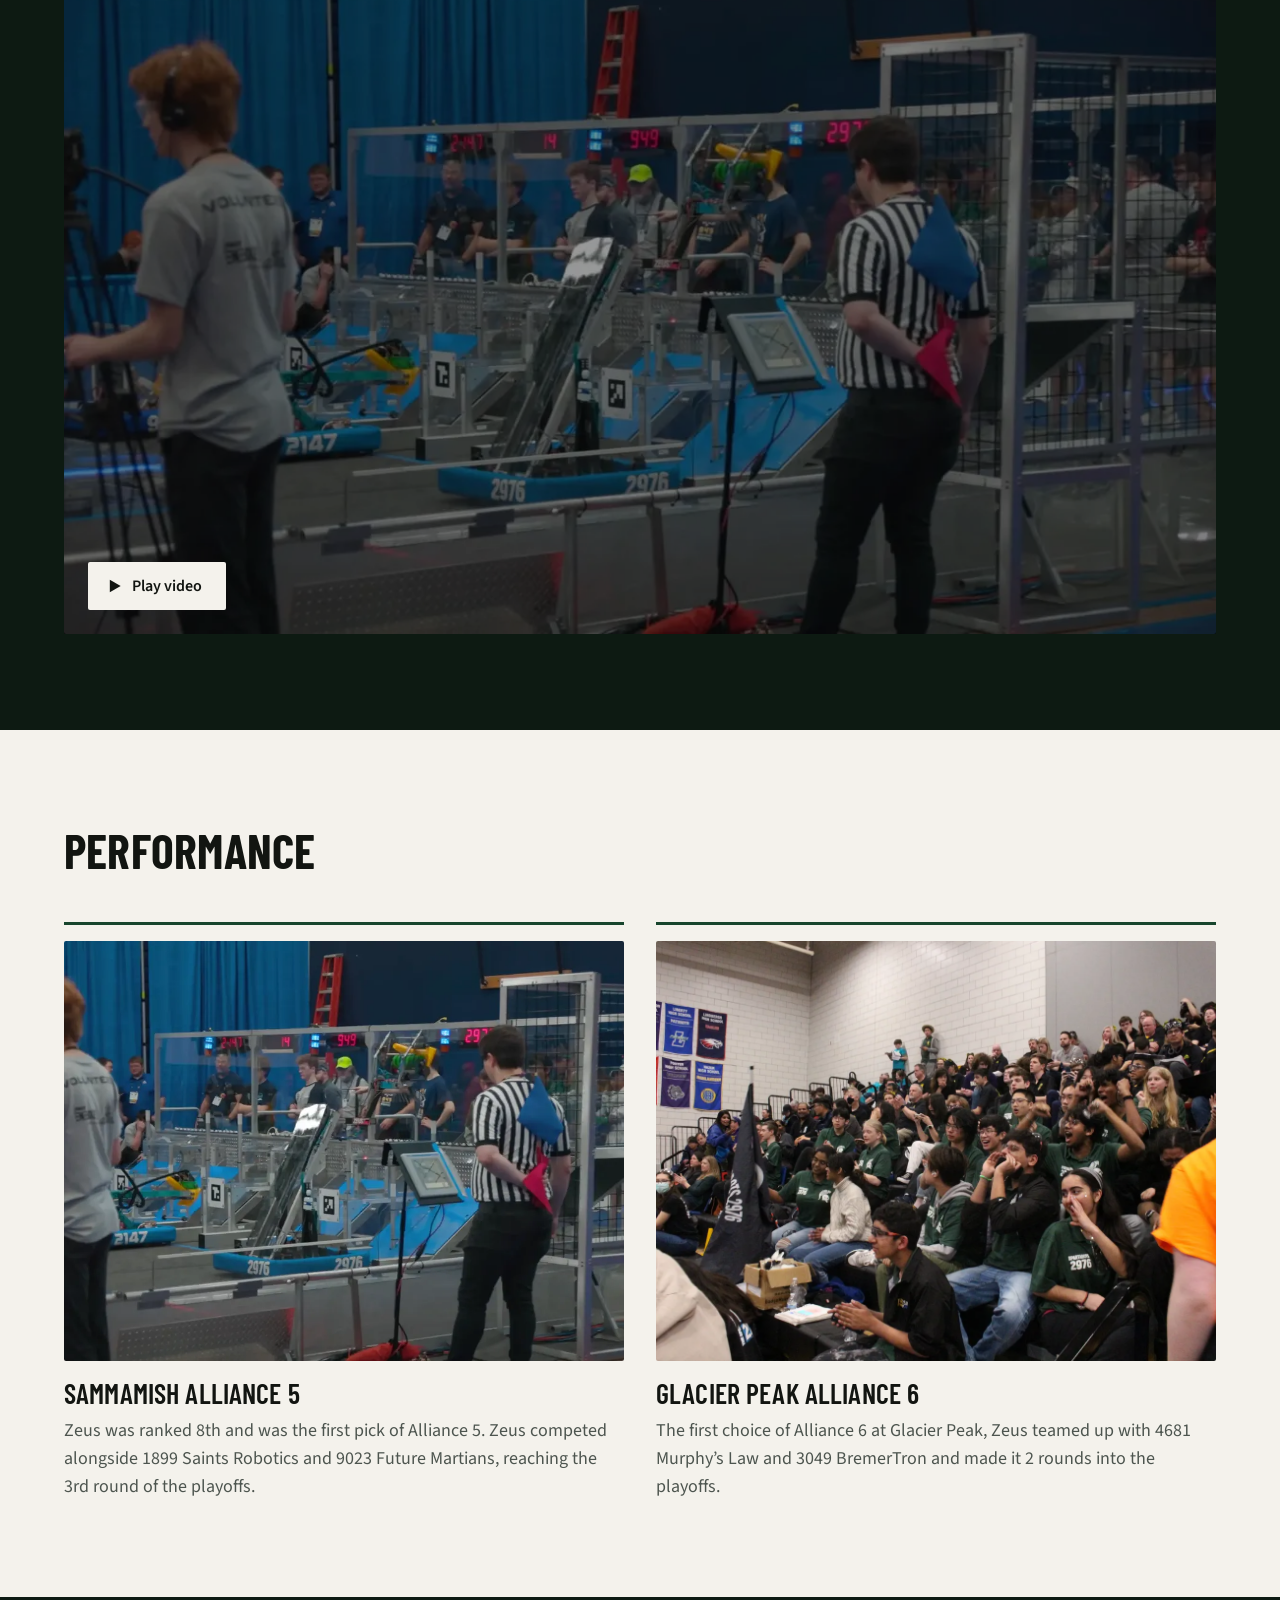
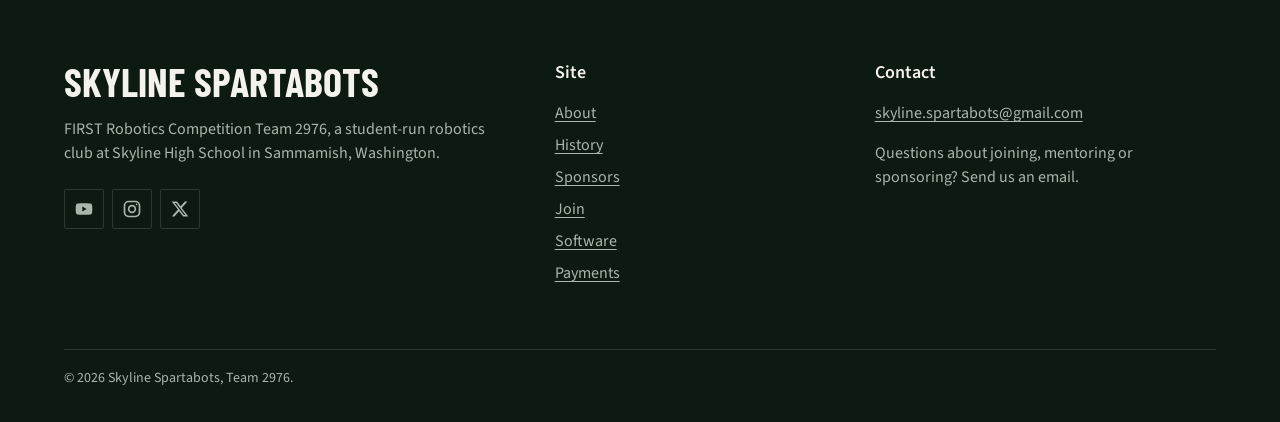
<file: history/2023/index.html>
<!DOCTYPE html>
<html lang="en">
<head>
  <meta charset="utf-8">
  <meta name="viewport" content="width=device-width, initial-scale=1">
  <title>2023 Zeus | The Spartabots</title>
  <meta name="description" content="Zeus, the Spartabots' 2023 robot for FIRST Charged Up: robot overview, game rules and event results.">
  <meta name="theme-color" content="#101412">
  <link rel="canonical" href="https://spartabots.org/history/2023/">
  <link rel="icon" href="/favicon.ico" sizes="48x48">
  <link rel="apple-touch-icon" href="/img/apple-touch-icon.png">
  <link rel="manifest" href="/manifest.json">
  <meta property="og:type" content="article">
  <meta property="og:site_name" content="The Spartabots">
  <meta property="og:title" content="2023 Zeus | The Spartabots">
  <meta property="og:description" content="Zeus, the Spartabots' 2023 robot for FIRST Charged Up: robot overview, game rules and event results.">
  <meta property="og:url" content="https://spartabots.org/history/2023/">
  <meta property="og:image" content="https://spartabots.org/img/zeus.webp">
  <meta name="twitter:card" content="summary_large_image">
  <link rel="preload" href="/fonts/barlow-condensed-700.woff2" as="font" type="font/woff2" crossorigin>
  <link rel="preload" href="/fonts/source-sans-3-400.woff2" as="font" type="font/woff2" crossorigin>
  <link rel="stylesheet" href="/css/site.css">
</head>
<body>
<p class="demo-banner">Demo site</p>
<a class="skip-link" href="#main">Skip to content</a>
<header class="site-header">
  <div class="container">
    <a class="brand" href="/"><span class="brand__mark">2976</span>Spartabots</a>
    <button class="nav-toggle" type="button" aria-expanded="false" aria-controls="site-nav" aria-label="Open menu"><svg viewBox="0 0 24 24" fill="none" stroke="currentColor" stroke-width="2" stroke-linecap="round" aria-hidden="true"><path d="M4 7h16M4 12h16M4 17h16"/></svg></button>
    <nav class="nav" id="site-nav" aria-label="Main"><ul><li><a href="/">Home</a></li><li><a href="/about/">About</a></li><li><a href="/history/">History</a></li><li><a href="/sponsors/">Sponsors</a></li><li><a href="/join/">Join</a></li><li><a href="/software/">Software</a></li></ul></nav>
  </div>
</header>
<main id="main">
<div class="container page-head">
  <a class="back" href="/history/">&larr; All seasons</a>
  <h1>ZEUS</h1>
  <p class="lead">2023. The God of the Sky.</p>
</div>
<div class="container"><img class="page-image" src="/img/zeus.webp" alt="Zeus, the Spartabots&rsquo; 2023 robot" fetchpriority="high"></div>
<section class="section"><div class="container"><div class="split">
  <h2>The robot</h2><div><p class="lead" style="color:var(--text)">Zeus was our 2023 robot. A tall, mighty robot with an elevator to raise its arm and a swerve drive, Zeus was selected for the 5th and 6th alliances at the Sammamish and Glacier Peak events, respectively.</p></div>
</div></div></section>
<section class="band section"><div class="container">
  <div class="split" style="margin-bottom:var(--s-6)"><div><h2>CHARGED UP</h2></div><p class="lead">Alliances score points by placing cubes and cones onto platforms and poles in front of the driver station walls. Groups of 3 game pieces form Links, and enough Links earn the Alliance the Sustainability Bonus. In the Endgame, robots try to balance on the Charge Station.</p></div>
  <div class="video" data-video-id="0zpflsYc4PA" data-title="CHARGED UP game animation">
    <button class="video__poster" type="button" aria-label="Play video: CHARGED UP game animation">
      <img src="/img/zeus.webp" alt="" loading="lazy"><span class="video__play"><svg viewBox="0 0 24 24" fill="currentColor" aria-hidden="true"><path d="M7 4.5v15l13-7.5z"/></svg><span>Play video</span></span>
    </button>
  </div>
</div></section>
<section class="section"><div class="container">
  <div class="section-head"><h2>Performance</h2></div>
  <div class="panels panels--2">
<article class="panel"><img src="/img/zeus.webp" alt="Zeus on the field at the Sammamish District Event" loading="lazy" width="1280" height="853"><h3>Sammamish Alliance 5</h3><p>Zeus was ranked 8th and was the first pick of Alliance 5. Zeus competed alongside 1899 Saints Robotics and 9023 Future Martians, reaching the 3rd round of the playoffs.</p></article>
<article class="panel"><img src="/img/crowd.webp" alt="Spartabots supporters cheering at a match" loading="lazy" width="1280" height="853"><h3>Glacier Peak Alliance 6</h3><p>The first choice of Alliance 6 at Glacier Peak, Zeus teamed up with 4681 Murphy&rsquo;s Law and 3049 BremerTron and made it 2 rounds into the playoffs.</p></article>
  </div>
</div></section>
</main>
<footer class="site-footer">
  <div class="container">
    <div class="footer-grid">
      <div>
        <p class="footer-name">Skyline Spartabots</p>
        <p>FIRST Robotics Competition Team 2976, a student-run robotics club at Skyline High School in Sammamish, Washington.</p>
        <div class="social">
          <a href="https://www.youtube.com/spartabots" aria-label="Spartabots on YouTube" rel="noopener"><svg viewBox="0 0 24 24" fill="currentColor" aria-hidden="true"><path d="M21.6 7.2a2.5 2.5 0 0 0-1.8-1.8C18.2 5 12 5 12 5s-6.2 0-7.8.4A2.5 2.5 0 0 0 2.4 7.2C2 8.8 2 12 2 12s0 3.2.4 4.8a2.5 2.5 0 0 0 1.8 1.8C5.8 19 12 19 12 19s6.2 0 7.8-.4a2.5 2.5 0 0 0 1.8-1.8c.4-1.6.4-4.8.4-4.8s0-3.2-.4-4.8zM10 15V9l5.2 3z"/></svg></a>
          <a href="https://www.instagram.com/spartabots2976" aria-label="Spartabots on Instagram" rel="noopener"><svg viewBox="0 0 24 24" fill="none" stroke="currentColor" stroke-width="2" aria-hidden="true"><rect x="3" y="3" width="18" height="18" rx="5"/><circle cx="12" cy="12" r="4"/><circle cx="17.5" cy="6.5" r="1" fill="currentColor" stroke="none"/></svg></a>
          <a href="https://www.twitter.com/spartabots" aria-label="Spartabots on X (Twitter)" rel="noopener"><svg viewBox="0 0 24 24" fill="currentColor" aria-hidden="true"><path d="M17.8 3h3.1l-6.8 7.7L22 21h-6.2l-4.9-6.3L5.3 21H2.2l7.3-8.3L2 3h6.4l4.4 5.8zm-1.1 16.2h1.7L7.4 4.7H5.6z"/></svg></a>
        </div>
      </div>
      <div>
        <h2>Site</h2>
        <ul>
          <li><a href="/about/">About</a></li>
          <li><a href="/history/">History</a></li>
          <li><a href="/sponsors/">Sponsors</a></li>
          <li><a href="/join/">Join</a></li>
          <li><a href="/software/">Software</a></li>
          <li><a href="/purchase/">Payments</a></li>
        </ul>
      </div>
      <div>
        <h2>Contact</h2>
        <p><a href="mailto:skyline.spartabots@gmail.com">skyline.spartabots@gmail.com</a></p>
        <p>Questions about joining, mentoring or sponsoring? Send us an email.</p>
      </div>
    </div>
    <p class="footer-legal">&copy; 2026 Skyline Spartabots, Team 2976.</p>
  </div>
</footer>
<script src="/js/site.js" defer></script>
</body>
</html>
</file>
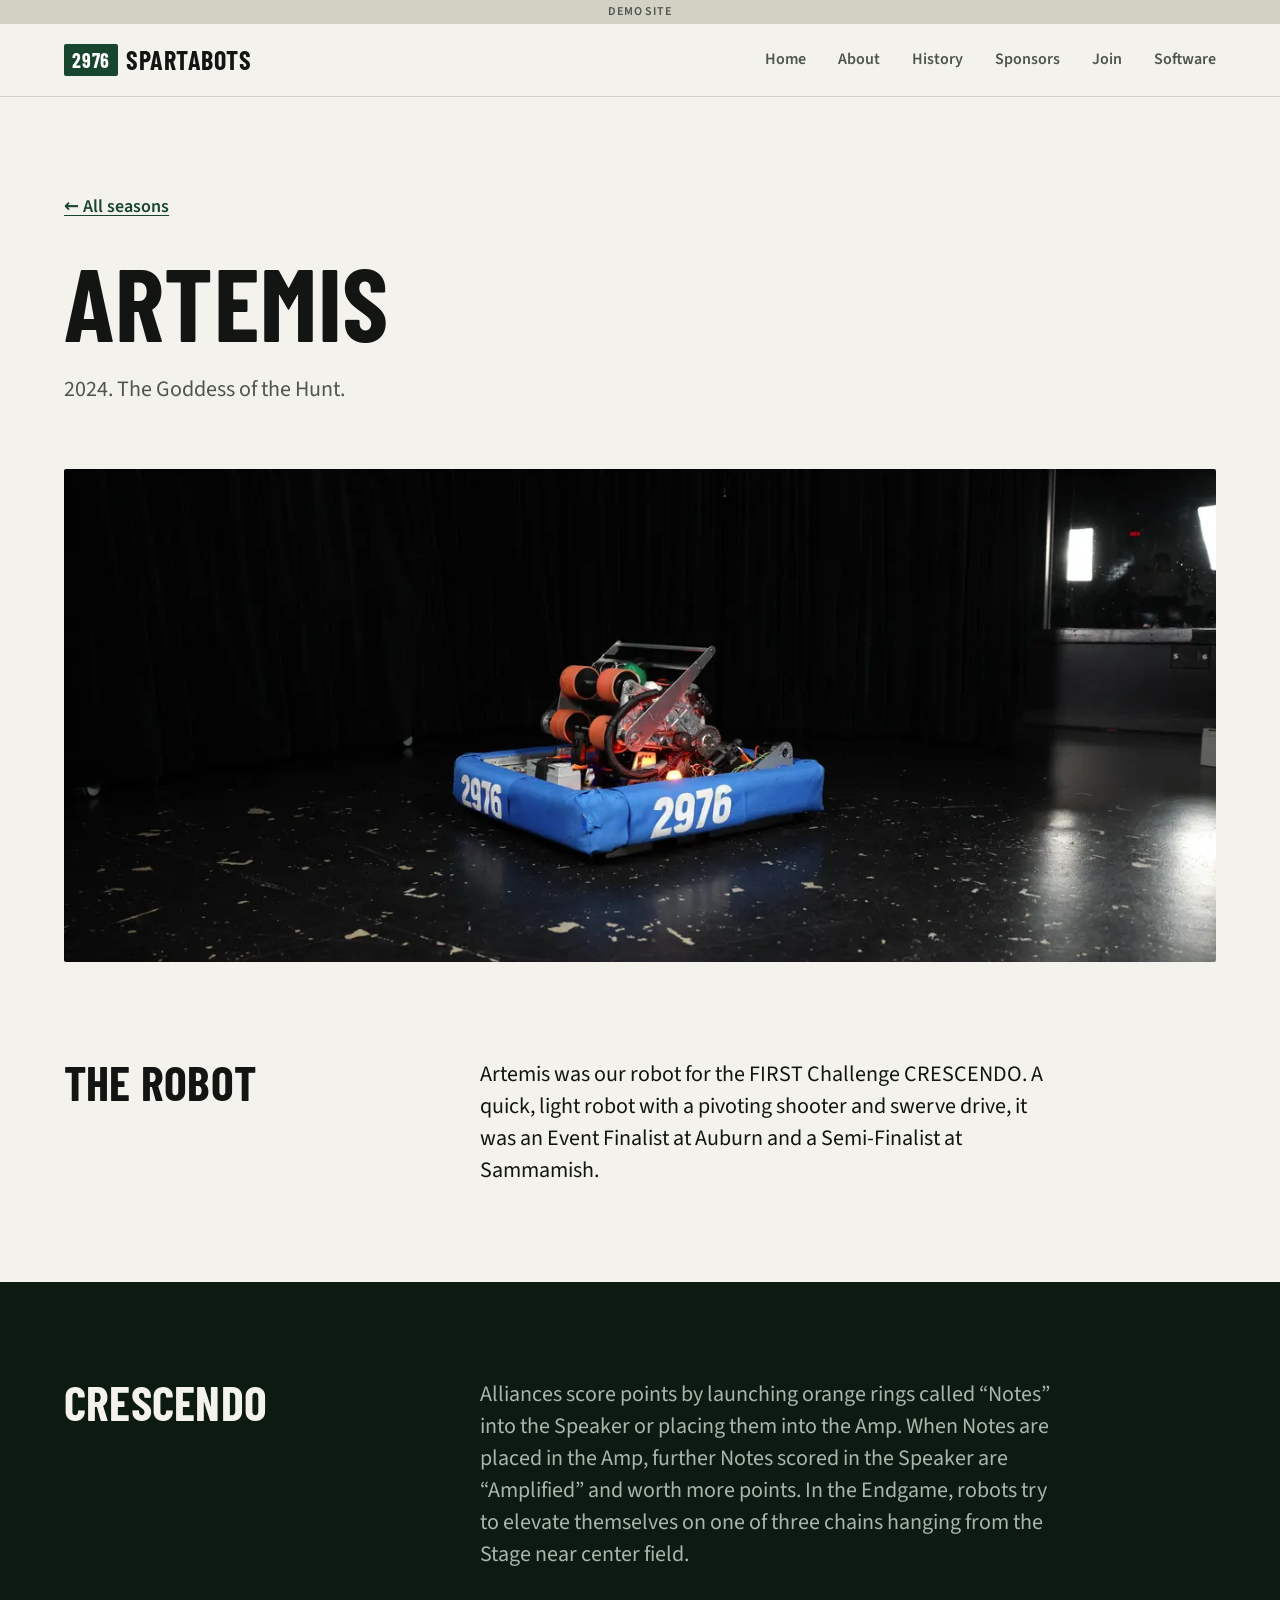
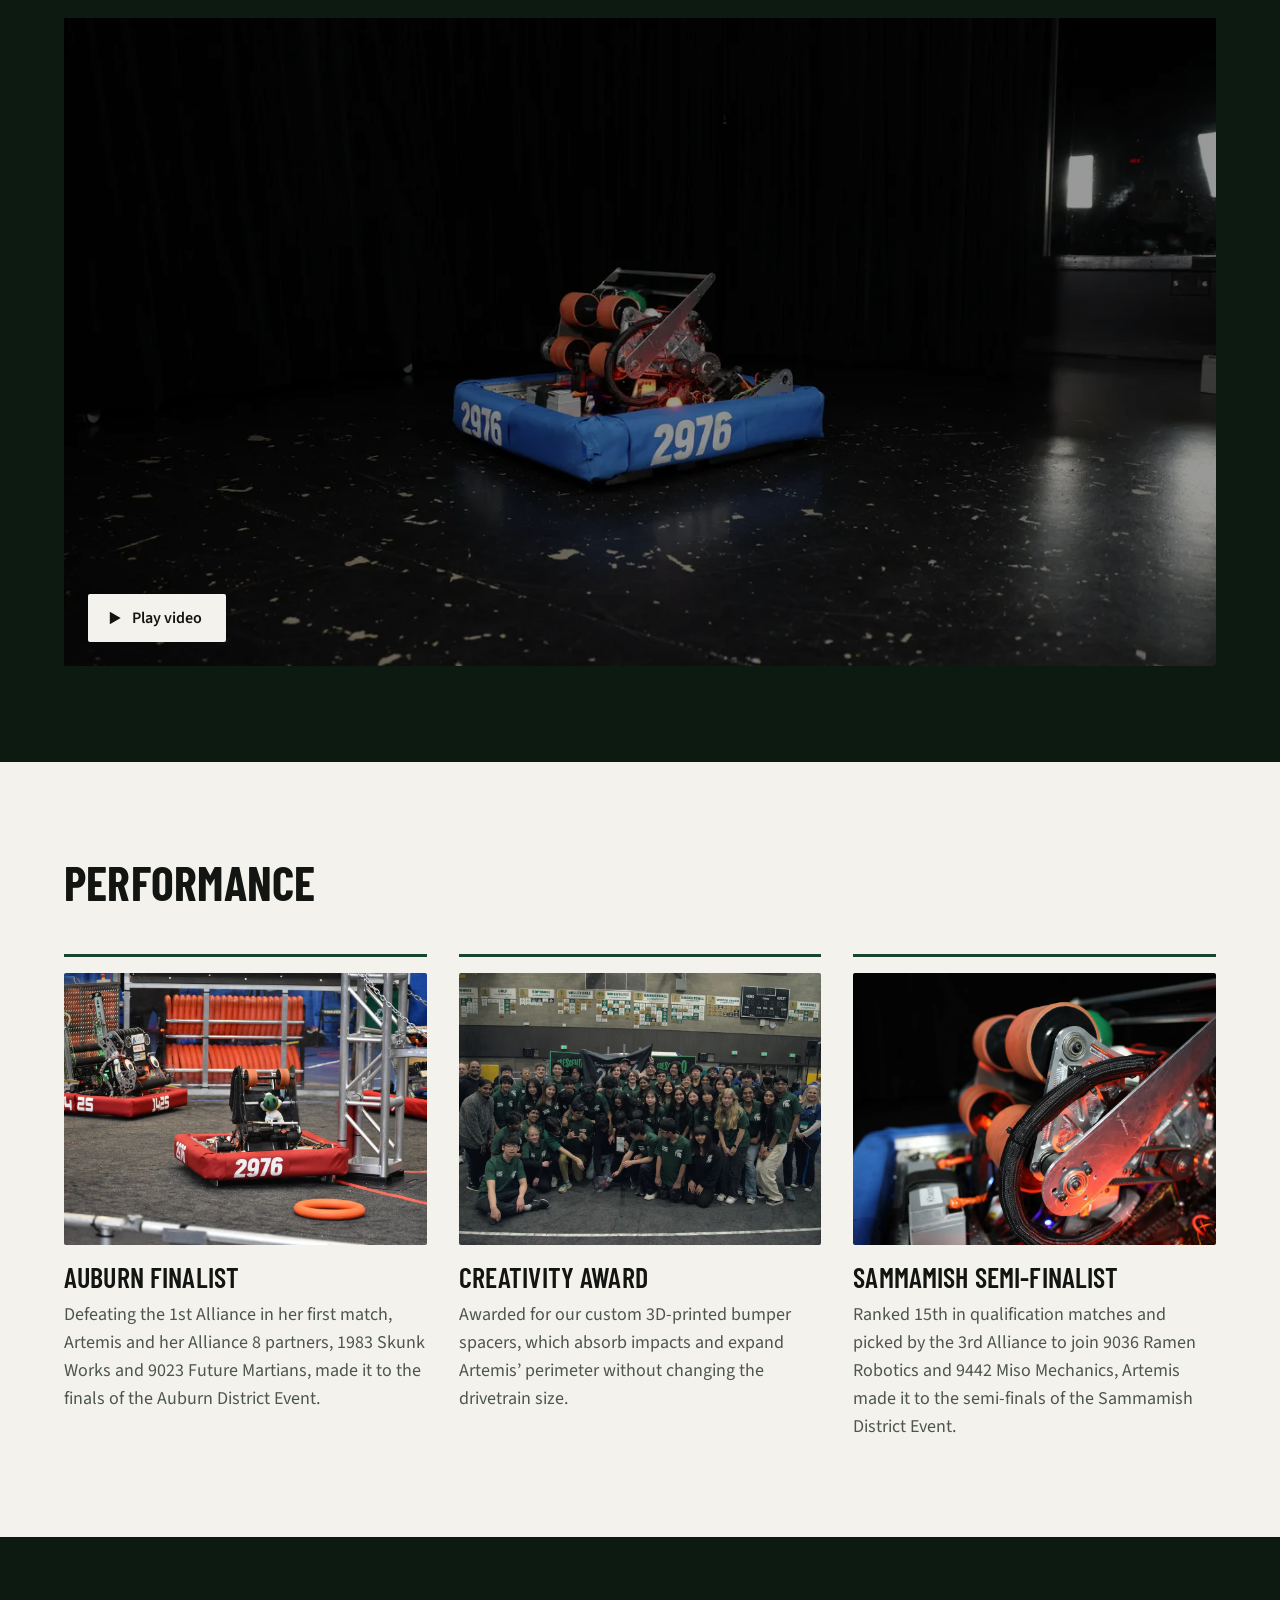
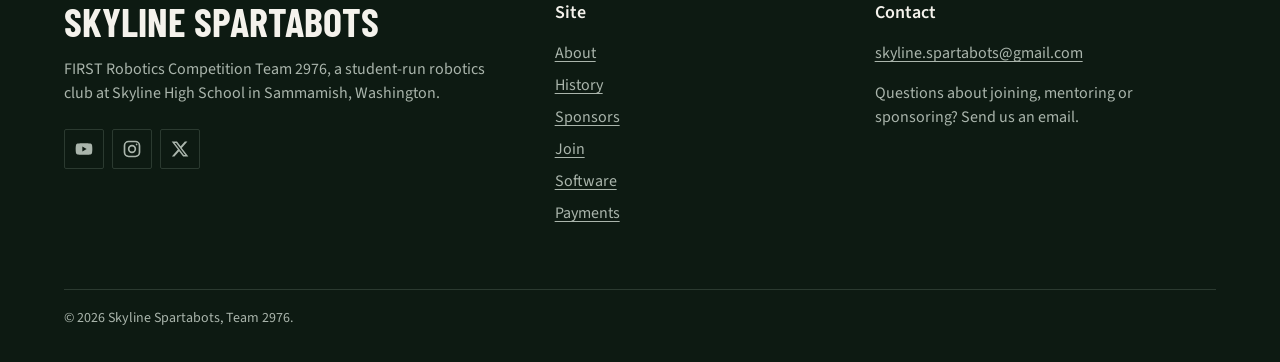
<file: history/2024/index.html>
<!DOCTYPE html>
<html lang="en">
<head>
  <meta charset="utf-8">
  <meta name="viewport" content="width=device-width, initial-scale=1">
  <title>2024 Artemis | The Spartabots</title>
  <meta name="description" content="Artemis, the Spartabots' 2024 robot for FIRST Crescendo: robot overview, game rules and event results.">
  <meta name="theme-color" content="#101412">
  <link rel="canonical" href="https://spartabots.org/history/2024/">
  <link rel="icon" href="/favicon.ico" sizes="48x48">
  <link rel="apple-touch-icon" href="/img/apple-touch-icon.png">
  <link rel="manifest" href="/manifest.json">
  <meta property="og:type" content="article">
  <meta property="og:site_name" content="The Spartabots">
  <meta property="og:title" content="2024 Artemis | The Spartabots">
  <meta property="og:description" content="Artemis, the Spartabots' 2024 robot for FIRST Crescendo: robot overview, game rules and event results.">
  <meta property="og:url" content="https://spartabots.org/history/2024/">
  <meta property="og:image" content="https://spartabots.org/img/artemis.webp">
  <meta name="twitter:card" content="summary_large_image">
  <link rel="preload" href="/fonts/barlow-condensed-700.woff2" as="font" type="font/woff2" crossorigin>
  <link rel="preload" href="/fonts/source-sans-3-400.woff2" as="font" type="font/woff2" crossorigin>
  <link rel="stylesheet" href="/css/site.css">
</head>
<body>
<p class="demo-banner">Demo site</p>
<a class="skip-link" href="#main">Skip to content</a>
<header class="site-header">
  <div class="container">
    <a class="brand" href="/"><span class="brand__mark">2976</span>Spartabots</a>
    <button class="nav-toggle" type="button" aria-expanded="false" aria-controls="site-nav" aria-label="Open menu"><svg viewBox="0 0 24 24" fill="none" stroke="currentColor" stroke-width="2" stroke-linecap="round" aria-hidden="true"><path d="M4 7h16M4 12h16M4 17h16"/></svg></button>
    <nav class="nav" id="site-nav" aria-label="Main"><ul><li><a href="/">Home</a></li><li><a href="/about/">About</a></li><li><a href="/history/">History</a></li><li><a href="/sponsors/">Sponsors</a></li><li><a href="/join/">Join</a></li><li><a href="/software/">Software</a></li></ul></nav>
  </div>
</header>
<main id="main">
<div class="container page-head">
  <a class="back" href="/history/">&larr; All seasons</a>
  <h1>ARTEMIS</h1>
  <p class="lead">2024. The Goddess of the Hunt.</p>
</div>
<div class="container"><img class="page-image" src="/img/artemis.webp" alt="Artemis, the Spartabots&rsquo; 2024 robot" fetchpriority="high"></div>
<section class="section"><div class="container"><div class="split">
  <h2>The robot</h2><div><p class="lead" style="color:var(--text)">Artemis was our robot for the FIRST Challenge CRESCENDO. A quick, light robot with a pivoting shooter and swerve drive, it was an Event Finalist at Auburn and a Semi-Finalist at Sammamish.</p></div>
</div></div></section>
<section class="band section"><div class="container">
  <div class="split" style="margin-bottom:var(--s-6)"><div><h2>CRESCENDO</h2></div><p class="lead">Alliances score points by launching orange rings called &ldquo;Notes&rdquo; into the Speaker or placing them into the Amp. When Notes are placed in the Amp, further Notes scored in the Speaker are &ldquo;Amplified&rdquo; and worth more points. In the Endgame, robots try to elevate themselves on one of three chains hanging from the Stage near center field.</p></div>
  <div class="video" data-video-id="9keeDyFxzY4" data-title="CRESCENDO game animation">
    <button class="video__poster" type="button" aria-label="Play video: CRESCENDO game animation">
      <img src="/img/artemis.webp" alt="" loading="lazy"><span class="video__play"><svg viewBox="0 0 24 24" fill="currentColor" aria-hidden="true"><path d="M7 4.5v15l13-7.5z"/></svg><span>Play video</span></span>
    </button>
  </div>
</div></section>
<section class="section"><div class="container">
  <div class="section-head"><h2>Performance</h2></div>
  <div class="panels panels--3">
<article class="panel"><img src="/img/artemis-in-game.webp" alt="Artemis on the field at the Auburn District Event" loading="lazy" width="1280" height="853"><h3>Auburn Finalist</h3><p>Defeating the 1st Alliance in her first match, Artemis and her Alliance 8 partners, 1983 Skunk Works and 9023 Future Martians, made it to the finals of the Auburn District Event.</p></article>
<article class="panel"><img src="/img/awards.webp" alt="The Spartabots with their Creativity Award" loading="lazy" width="1280" height="853"><h3>Creativity Award</h3><p>Awarded for our custom 3D-printed bumper spacers, which absorb impacts and expand Artemis&rsquo; perimeter without changing the drivetrain size.</p></article>
<article class="panel"><img src="/img/artemis-intake.webp" alt="Close-up of Artemis&rsquo; intake" loading="lazy" width="1280" height="853"><h3>Sammamish Semi-Finalist</h3><p>Ranked 15th in qualification matches and picked by the 3rd Alliance to join 9036 Ramen Robotics and 9442 Miso Mechanics, Artemis made it to the semi-finals of the Sammamish District Event.</p></article>
  </div>
</div></section>
</main>
<footer class="site-footer">
  <div class="container">
    <div class="footer-grid">
      <div>
        <p class="footer-name">Skyline Spartabots</p>
        <p>FIRST Robotics Competition Team 2976, a student-run robotics club at Skyline High School in Sammamish, Washington.</p>
        <div class="social">
          <a href="https://www.youtube.com/spartabots" aria-label="Spartabots on YouTube" rel="noopener"><svg viewBox="0 0 24 24" fill="currentColor" aria-hidden="true"><path d="M21.6 7.2a2.5 2.5 0 0 0-1.8-1.8C18.2 5 12 5 12 5s-6.2 0-7.8.4A2.5 2.5 0 0 0 2.4 7.2C2 8.8 2 12 2 12s0 3.2.4 4.8a2.5 2.5 0 0 0 1.8 1.8C5.8 19 12 19 12 19s6.2 0 7.8-.4a2.5 2.5 0 0 0 1.8-1.8c.4-1.6.4-4.8.4-4.8s0-3.2-.4-4.8zM10 15V9l5.2 3z"/></svg></a>
          <a href="https://www.instagram.com/spartabots2976" aria-label="Spartabots on Instagram" rel="noopener"><svg viewBox="0 0 24 24" fill="none" stroke="currentColor" stroke-width="2" aria-hidden="true"><rect x="3" y="3" width="18" height="18" rx="5"/><circle cx="12" cy="12" r="4"/><circle cx="17.5" cy="6.5" r="1" fill="currentColor" stroke="none"/></svg></a>
          <a href="https://www.twitter.com/spartabots" aria-label="Spartabots on X (Twitter)" rel="noopener"><svg viewBox="0 0 24 24" fill="currentColor" aria-hidden="true"><path d="M17.8 3h3.1l-6.8 7.7L22 21h-6.2l-4.9-6.3L5.3 21H2.2l7.3-8.3L2 3h6.4l4.4 5.8zm-1.1 16.2h1.7L7.4 4.7H5.6z"/></svg></a>
        </div>
      </div>
      <div>
        <h2>Site</h2>
        <ul>
          <li><a href="/about/">About</a></li>
          <li><a href="/history/">History</a></li>
          <li><a href="/sponsors/">Sponsors</a></li>
          <li><a href="/join/">Join</a></li>
          <li><a href="/software/">Software</a></li>
          <li><a href="/purchase/">Payments</a></li>
        </ul>
      </div>
      <div>
        <h2>Contact</h2>
        <p><a href="mailto:skyline.spartabots@gmail.com">skyline.spartabots@gmail.com</a></p>
        <p>Questions about joining, mentoring or sponsoring? Send us an email.</p>
      </div>
    </div>
    <p class="footer-legal">&copy; 2026 Skyline Spartabots, Team 2976.</p>
  </div>
</footer>
<script src="/js/site.js" defer></script>
</body>
</html>
</file>
<file: css/site.css>
/* Team 2976 site styles */

/* Variables */
:root {
  /* Spacing */
  --s-1: 4px;
  --s-2: 8px;
  --s-3: 16px;
  --s-4: 24px;
  --s-5: 32px;
  --s-6: 48px;
  --s-7: 64px;
  --s-8: 96px;
  --s-9: 128px;

  /* Colors */
  --bg: #f4f2ec;
  --surface: #fbfaf6;
  --text: #121511;
  --muted: #4d554f;
  --line: #d3d0c4;
  --green: #17452d;
  --green-hover: #0f3120;
  --ink: #0d1a12;
  --on-ink: #f4f2ec;
  --on-ink-muted: #aab5ac;

  --radius: 2px;
  --container: 1152px;
  --measure: 64ch;
  --header-h: 72px;
  --ease: 150ms ease-out;

  --font-head: "Barlow Condensed", "Arial Narrow", Arial, sans-serif;
  --font-body: "Source Sans 3", system-ui, -apple-system, "Segoe UI", Arial, sans-serif;
}

/* Fonts */
@font-face { font-family: "Barlow Condensed"; font-weight: 600; font-display: swap; src: url("../fonts/barlow-condensed-600.woff2") format("woff2"); }
@font-face { font-family: "Barlow Condensed"; font-weight: 700; font-display: swap; src: url("../fonts/barlow-condensed-700.woff2") format("woff2"); }
@font-face { font-family: "Source Sans 3"; font-weight: 400; font-display: swap; src: url("../fonts/source-sans-3-400.woff2") format("woff2"); }
@font-face { font-family: "Source Sans 3"; font-weight: 600; font-display: swap; src: url("../fonts/source-sans-3-600.woff2") format("woff2"); }
@font-face { font-family: "Source Sans 3"; font-weight: 700; font-display: swap; src: url("../fonts/source-sans-3-700.woff2") format("woff2"); }

/* Base */
*, *::before, *::after { box-sizing: border-box; }
html { -webkit-text-size-adjust: 100%; scroll-padding-top: calc(var(--header-h) + var(--s-3)); }
body { margin: 0; background: var(--bg); color: var(--text); font: 400 18px/28px var(--font-body); -webkit-font-smoothing: antialiased; }
img { display: block; max-width: 100%; height: auto; }
a { color: var(--green); text-underline-offset: 3px; text-decoration-thickness: 1px; transition: color var(--ease); }
a:hover { color: var(--green-hover); text-decoration-thickness: 2px; }
:focus-visible { outline: 2px solid var(--green); outline-offset: 3px; }
p { margin: 0 0 var(--s-3); max-width: var(--measure); }
p:last-child { margin-bottom: 0; }

h1, h2, h3 { margin: 0 0 var(--s-3); font-family: var(--font-head); font-weight: 700; text-transform: uppercase; letter-spacing: 0.005em; }
h1 { font-size: clamp(56px, 9vw, 104px); line-height: 0.92; }
h2 { font-size: clamp(36px, 5vw, 48px); line-height: 1; }
h3 { font-size: 28px; line-height: 32px; font-weight: 600; }
.lead { font-size: 22px; line-height: 32px; color: var(--muted); max-width: 52ch; }
.small { font-size: 14px; line-height: 24px; color: var(--muted); }

.skip-link { position: absolute; left: var(--s-3); top: -100px; z-index: 100; padding: var(--s-2) var(--s-3); background: var(--green); color: #fff; border-radius: var(--radius); }
.skip-link:focus { top: var(--s-2); color: #fff; }

/* Layout */
.container { width: 100%; max-width: calc(var(--container) + var(--s-5) * 2); margin: 0 auto; padding: 0 var(--s-3); }
@media (min-width: 720px) { .container { padding: 0 var(--s-5); } }
.section { padding: var(--s-7) 0; }
@media (min-width: 840px) { .section { padding: var(--s-8) 0; } }
.section--ruled { border-top: 1px solid var(--line); }
.band { background: var(--ink); color: var(--on-ink); }
.band .band .lead, .band p { color: var(--on-ink-muted); }
.band a { color: var(--on-ink); }
.section-head { margin-bottom: var(--s-6); }
.split { display: grid; gap: var(--s-4); }
@media (min-width: 840px) { .split { grid-template-columns: 4fr 8fr; gap: var(--s-6); } }

/* Demo banner */
.demo-banner { margin: 0; padding: 4px var(--s-3); background: var(--line); color: var(--muted); font: 600 12px/16px var(--font-body); letter-spacing: 0.08em; text-transform: uppercase; text-align: center; max-width: none; }

/* Header */
.site-header { position: sticky; top: 0; z-index: 50; background: var(--bg); border-bottom: 1px solid var(--line); }
.site-header .container { display: flex; align-items: center; justify-content: space-between; min-height: var(--header-h); }
.brand { display: flex; align-items: center; gap: var(--s-2); color: var(--text); text-decoration: none; font: 700 26px/1 var(--font-head); text-transform: uppercase; letter-spacing: 0.02em; }
.brand:hover { color: var(--text); }
.brand__mark { display: inline-flex; align-items: center; justify-content: center; height: 32px; padding: 0 var(--s-2); background: var(--green); color: #fff; border-radius: var(--radius); font-size: 20px; letter-spacing: 0.04em; }

.nav-toggle { display: inline-flex; align-items: center; justify-content: center; width: 48px; height: 48px; margin-right: calc(var(--s-2) * -1); background: none; border: 0; border-radius: var(--radius); color: var(--text); cursor: pointer; }
.nav-toggle:hover { background: #e9e6db; }
.nav-toggle svg { width: 24px; height: 24px; }
.nav { display: none; position: absolute; top: var(--header-h); left: 0; right: 0; padding: var(--s-2) var(--s-3) var(--s-4); background: var(--bg); border-bottom: 1px solid var(--line); }
.nav.is-open { display: block; }
.nav ul { list-style: none; margin: 0; padding: 0; }
.nav li + li { border-top: 1px solid var(--line); }
.nav a { display: block; padding: var(--s-3) 0; color: var(--text); text-decoration: none; font: 600 20px/24px var(--font-body); }
.nav a[aria-current="page"] { color: var(--green); }

@media (min-width: 840px) {
  .nav-toggle { display: none; }
  .nav { display: block; position: static; padding: 0; background: none; border: 0; }
  .nav ul { display: flex; gap: var(--s-5); }
  .nav li + li { border: 0; }
  .nav a { padding: var(--s-2) 0; font-size: 16px; line-height: 24px; color: var(--muted); border-bottom: 2px solid transparent; transition: color var(--ease), border-color var(--ease); }
  .nav a:hover { color: var(--text); border-bottom-color: var(--line); }
  .nav a[aria-current="page"] { color: var(--text); border-bottom-color: var(--green); }
}

/* Buttons */
.btn { display: inline-flex; align-items: center; justify-content: center; min-height: 48px; padding: var(--s-2) var(--s-4); border: 1px solid var(--green); border-radius: var(--radius); background: var(--green); color: #fff; font: 600 16px/24px var(--font-body); text-decoration: none; cursor: pointer; transition: background-color var(--ease), color var(--ease), border-color var(--ease); }
.btn:hover { background: var(--green-hover); border-color: var(--green-hover); color: #fff; }
.btn--secondary { background: transparent; color: var(--green); }
.btn--secondary:hover { background: var(--green); color: #fff; }
.btn-row { display: flex; flex-wrap: wrap; gap: var(--s-3); margin-top: var(--s-5); }
.link { font-weight: 600; }

/* Page head */
.page-head { padding-top: var(--s-7); padding-bottom: var(--s-6); }
@media (min-width: 840px) { .page-head { padding-top: var(--s-8); padding-bottom: var(--s-7); } }
.page-head h1 { margin-bottom: var(--s-4); }
.page-image { width: 100%; aspect-ratio: 21 / 9; object-fit: cover; border-radius: var(--radius); background: var(--line); }
@media (max-width: 719px) { .page-image { aspect-ratio: 4 / 3; } }

/* Home hero */
.hero { background: #000; color: #fff; }
.hero__img { display: block; width: 100%; aspect-ratio: 4 / 3; object-fit: cover; object-position: 50% 60%; }
.hero__content { padding-top: var(--s-6); padding-bottom: var(--s-7); }
.hero h1 { margin-bottom: var(--s-3); font-size: clamp(64px, 12vw, 120px); line-height: 0.9; }
.hero .lead { color: #e6e9e6; max-width: 44ch; }
.btn--light { background: transparent; border-color: #fff; color: #fff; }
.btn--light:hover { background: #fff; border-color: #fff; color: #000; }
.hero .btn:not(.btn--light) { background: #fff; border-color: #fff; color: #000; }
.hero .btn:not(.btn--light):hover { background: #e6e9e6; border-color: #e6e9e6; }
@media (min-width: 840px) {
  .hero { position: relative; display: flex; align-items: center; min-height: 720px; overflow: hidden; }
  .hero__img { position: absolute; top: 0; right: 0; width: 64%; height: 100%; aspect-ratio: auto; object-position: 50% 60%;
    -webkit-mask-image: linear-gradient(to right, transparent, #000 30%); mask-image: linear-gradient(to right, transparent, #000 30%); }
  .hero__content { position: relative; padding-top: var(--s-8); padding-bottom: var(--s-8); }
  .hero__content > * { max-width: 520px; }
}

/* Rows */
.rows { margin: 0; padding: 0; list-style: none; }
.row { display: grid; gap: var(--s-4); padding: var(--s-6) 0; border-top: 1px solid var(--line); }
.row:last-child { border-bottom: 1px solid var(--line); }
.row h2, .row h3 { margin-bottom: var(--s-3); }
.row img { width: 100%; aspect-ratio: 4 / 3; object-fit: cover; border-radius: var(--radius); background: var(--line); }
@media (min-width: 840px) { .row { grid-template-columns: 6fr 5fr; gap: var(--s-7); align-items: start; } }

/* About */
.feature { display: grid; gap: var(--s-4); padding: var(--s-6) 0; border-top: 1px solid var(--line); scroll-margin-top: var(--header-h); }
.feature img { width: 100%; aspect-ratio: 4 / 3; object-fit: cover; border-radius: var(--radius); background: var(--line); }
@media (min-width: 840px) {
  .feature { grid-template-columns: 4fr 7fr; gap: var(--s-7); }
  .feature h2 { position: sticky; top: calc(var(--header-h) + var(--s-4)); }
}
.feature__media { display: grid; gap: var(--s-4); }

/* Panels */
.panels { display: grid; gap: var(--s-5); }
@media (min-width: 720px) { .panels--2 { grid-template-columns: repeat(2, 1fr); } .panels--3 { grid-template-columns: repeat(3, 1fr); } }
.panel { display: flex; flex-direction: column; padding-top: var(--s-3); border-top: 3px solid var(--green); }
.panel img { width: 100%; aspect-ratio: 4 / 3; object-fit: cover; border-radius: var(--radius); margin-bottom: var(--s-3); background: var(--line); }
.panel h3 { margin-bottom: var(--s-2); }
.panel p { color: var(--muted); }
.panel .link { margin-top: auto; padding-top: var(--s-3); }
.panel p + .link { margin-top: var(--s-3); padding-top: 0; }
.callout { display: grid; gap: var(--s-3); justify-items: start; padding: var(--s-6) 0; border-top: 3px solid var(--green); }
.callout h2 { margin-bottom: 0; }

/* Video */
.video { position: relative; aspect-ratio: 16 / 9; background: #000; border-radius: var(--radius); overflow: hidden; }
.video__poster, .video iframe { position: absolute; inset: 0; width: 100%; height: 100%; border: 0; }
.video__poster { display: block; padding: 0; background: #000; cursor: pointer; }
.video__poster img { width: 100%; height: 100%; object-fit: cover; opacity: 0.6; transition: opacity var(--ease); }
.video__poster:hover img { opacity: 0.8; }
.video__play { position: absolute; left: var(--s-4); bottom: var(--s-4); display: flex; align-items: center; gap: var(--s-2); min-height: 48px; padding: 0 var(--s-4) 0 var(--s-3); background: var(--bg); color: var(--text); border-radius: var(--radius); font: 600 16px/24px var(--font-body); }
.video__play svg { width: 20px; height: 20px; }
.video.is-loading .video__play span::after { content: "…"; }
.video.is-loading::after { content: ""; position: absolute; right: var(--s-3); bottom: var(--s-3); width: 24px; height: 24px; border: 3px solid rgba(255, 255, 255, 0.3); border-top-color: #fff; border-radius: 50%; animation: spin 800ms linear infinite; }
@keyframes spin { to { transform: rotate(360deg); } }
.video-caption { margin-top: var(--s-3); max-width: none; }

/* History */
.season { display: grid; gap: var(--s-3); padding: var(--s-5) 0; border-top: 1px solid var(--line); }
.season:last-child { border-bottom: 1px solid var(--line); }
.season__year { font: 700 56px/1 var(--font-head); color: var(--green); }
.season h3 { margin-bottom: var(--s-1); }
.season p { color: var(--muted); }
.season img { width: 100%; aspect-ratio: 4 / 3; object-fit: cover; border-radius: var(--radius); background: var(--line); }
@media (min-width: 840px) {
  .season { grid-template-columns: 160px 1fr 240px; gap: var(--s-5); align-items: start; }
  .season__year { font-size: 72px; }
}
.back { display: inline-block; margin-bottom: var(--s-5); font-weight: 600; }

/* Footer */
.site-footer { background: var(--ink); color: var(--on-ink-muted); font-size: 16px; line-height: 24px; }
.site-footer .container { padding-top: var(--s-7); padding-bottom: var(--s-5); }
.footer-grid { display: grid; gap: var(--s-6); }
@media (min-width: 840px) { .footer-grid { grid-template-columns: 5fr 3fr 4fr; gap: var(--s-7); } }
.site-footer h2 { margin-bottom: var(--s-3); font: 600 18px/24px var(--font-body); text-transform: none; letter-spacing: 0; color: var(--on-ink); }
.site-footer a { color: var(--on-ink-muted); }
.site-footer a:hover { color: var(--on-ink); }
.site-footer ul { list-style: none; margin: 0; padding: 0; }
.site-footer li + li { margin-top: var(--s-2); }
.footer-name { font: 700 40px/40px var(--font-head); text-transform: uppercase; color: var(--on-ink); margin-bottom: var(--s-3); }
.social { display: flex; gap: var(--s-2); margin-top: var(--s-4); }
.social a { display: inline-flex; align-items: center; justify-content: center; width: 40px; height: 40px; border: 1px solid #2b3a30; border-radius: var(--radius); transition: border-color var(--ease), color var(--ease); }
.social a:hover { border-color: var(--on-ink-muted); }
.social svg { width: 20px; height: 20px; }
.footer-legal { margin-top: var(--s-7); padding-top: var(--s-3); border-top: 1px solid #2b3a30; font-size: 14px; max-width: none; }

@media (prefers-reduced-motion: reduce) {
  *, *::before, *::after { animation-duration: 0.01ms !important; transition-duration: 0.01ms !important; }
}
</file>
